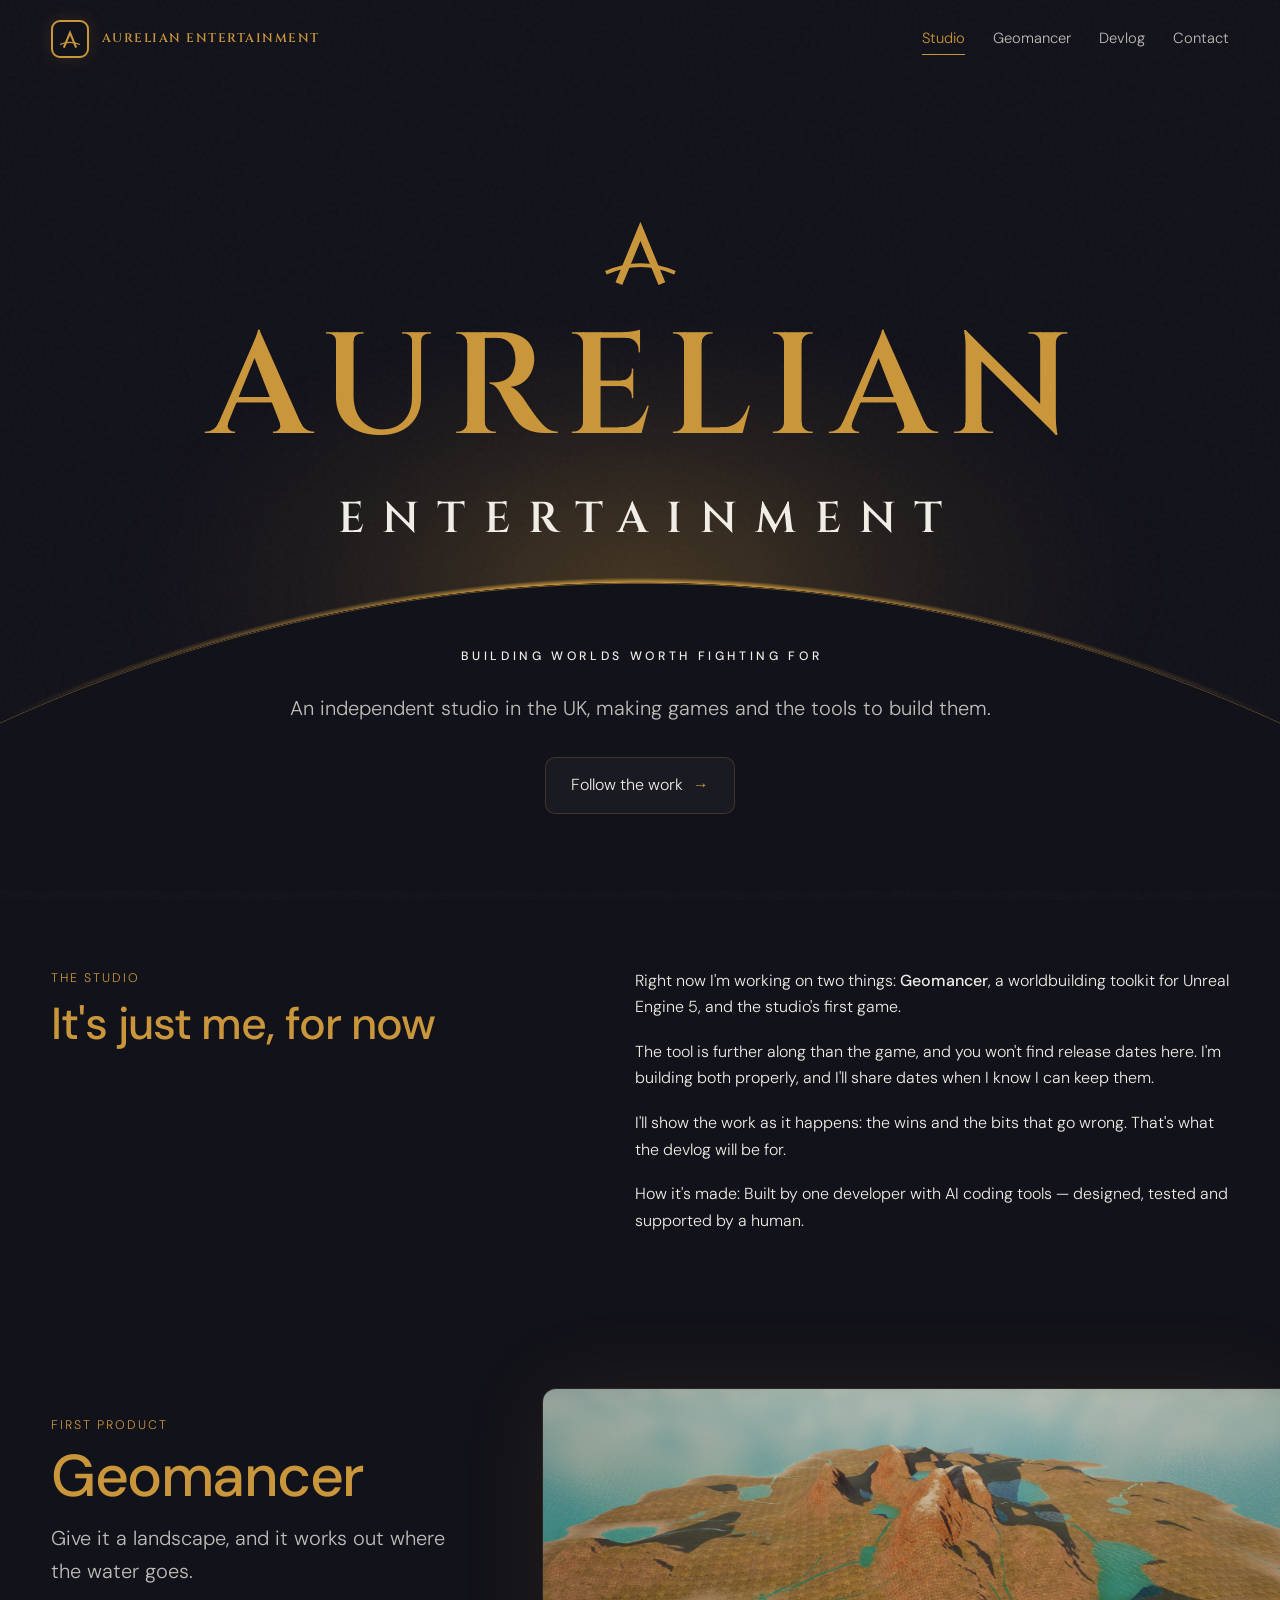
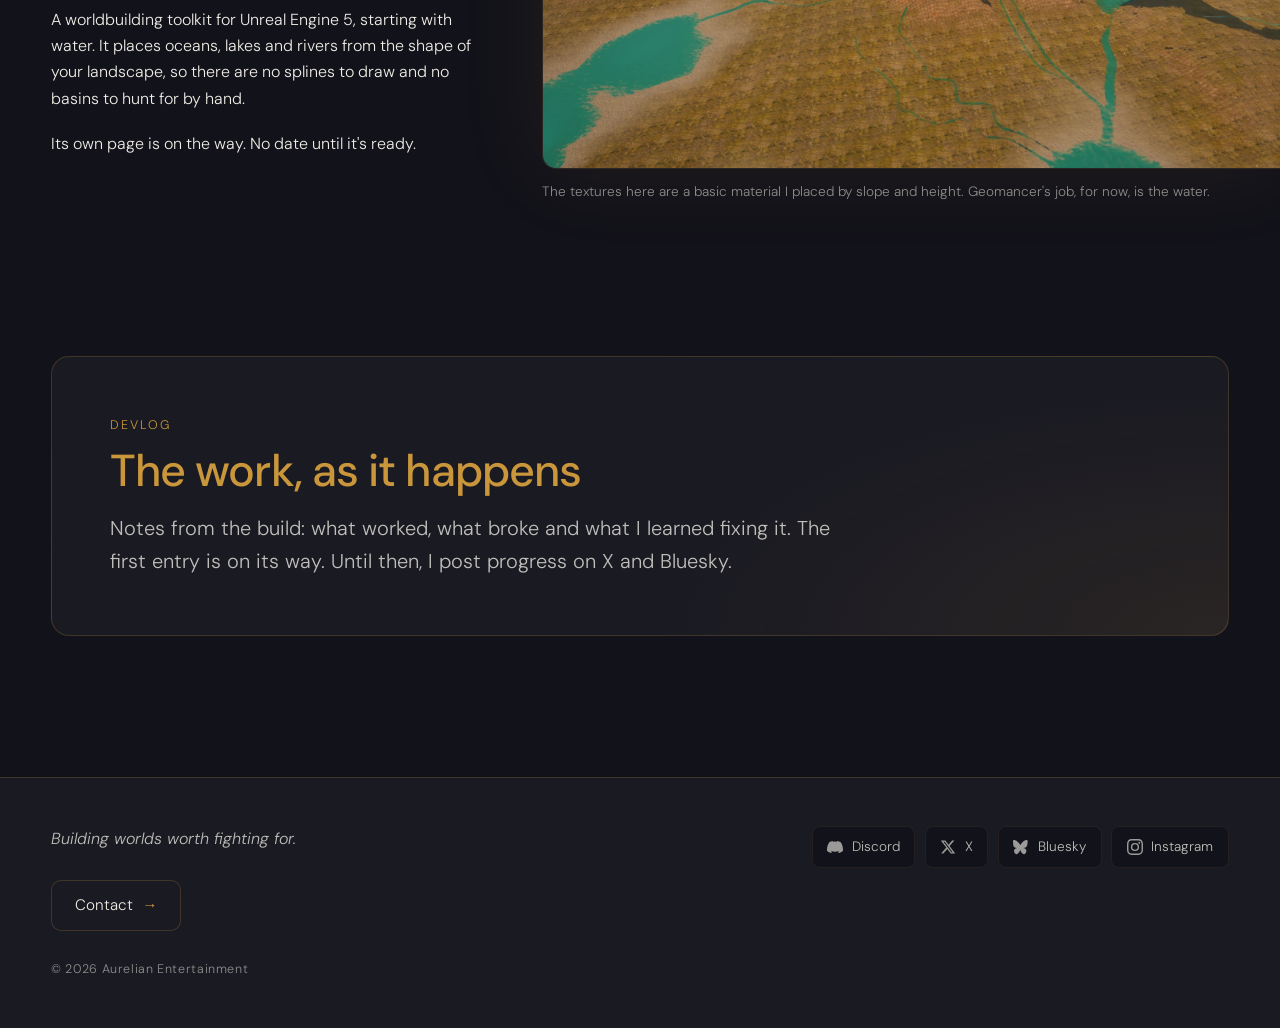
<file: index.html>
<!DOCTYPE html>
<html lang="en-GB">
<head>
    <meta charset="UTF-8">
    <meta name="viewport" content="width=device-width, initial-scale=1.0">
    <title>Aurelian Entertainment — Building worlds worth fighting for.</title>
    <meta name="description" content="An independent studio in the UK, making games and the tools to build them, starting with Geomancer, a worldbuilding toolkit for Unreal Engine 5.">
    <link rel="canonical" href="https://aurelianentertainment.com/">
    <meta property="og:title" content="Aurelian Entertainment">
    <meta property="og:description" content="Indie game studio. Building worlds worth fighting for.">
    <meta property="og:url" content="https://aurelianentertainment.com/">
    <meta property="og:type" content="website">
    <meta property="og:site_name" content="Aurelian Entertainment">
    <meta property="og:image" content="https://aurelianentertainment.com/assets/og-studio.jpg">
    <meta property="og:image:width" content="1200">
    <meta property="og:image:height" content="630">
    <meta property="og:image:alt" content="The Aurelian Entertainment logo, a gold A over a curved horizon, with the tagline: Building worlds worth fighting for.">
    <meta name="twitter:card" content="summary_large_image">
    <meta name="theme-color" content="#12121A">
    <link rel="icon" type="image/svg+xml" href="favicon.svg">
    <link rel="icon" type="image/x-icon" href="favicon.ico">
    <link rel="icon" type="image/png" sizes="32x32" href="favicon-32.png">
    <link rel="icon" type="image/png" sizes="64x64" href="favicon-64.png">
    <link rel="icon" type="image/png" sizes="128x128" href="favicon-128.png">
    <link rel="apple-touch-icon" href="apple-touch-icon.png">
    <link rel="stylesheet" href="assets/site.css">

    <!-- Structured data: it says nothing this page does not say out loud. -->
    <script type="application/ld+json">
    {
        "@context": "https://schema.org",
        "@type": "Organization",
        "name": "Aurelian Entertainment",
        "url": "https://aurelianentertainment.com/",
        "logo": "https://aurelianentertainment.com/favicon-128.png",
        "description": "An independent studio in the UK, making games and the tools to build them.",
        "sameAs": [
            "https://discord.gg/krRfyV6c7s",
            "https://x.com/AurelianWorlds",
            "https://bsky.app/profile/did:plc:4cs7oyl7snszudhkhuoy5h4x",
            "https://instagram.com/aurelianworlds"
        ]
    }
    </script>
</head>
<body>
    <a class="skip-link" href="#main">Skip to content</a>

    <header class="site-header site-header--over">
        <div class="wrap">
            <a class="brand" href="./">
                <span class="brand-mark" aria-hidden="true"><svg viewBox="0 -5.333 100 100" focusable="false"><path d="M17.608,82.191 L50,3.525 L82.392,82.191 L73.608,85.809 L50,28.475 L26.392,85.809 Z"/><path d="M3.985,67.715 Q50,47.264 96.015,67.715 L93.985,72.285 Q50,52.736 6.015,72.285 Z"/></svg></span>
                <span class="brand-name">Aurelian Entertainment</span>
            </a>
            <nav class="site-nav" aria-label="Primary">
                <a href="./" aria-current="page">Studio</a>
                <a href="geomancer/">Geomancer</a>
                <a href="devlog/">Devlog</a>
                <a href="contact/">Contact</a>
            </nav>
        </div>
    </header>

    <main id="main">
        <section class="hero hero--dawn">
            <div class="wrap hero-sky">
                <div class="hero-mark hero-mark--bare" aria-hidden="true"><svg viewBox="0 -5.333 100 100" focusable="false"><path d="M17.608,82.191 L50,3.525 L82.392,82.191 L73.608,85.809 L50,28.475 L26.392,85.809 Z"/><path d="M3.985,67.715 Q50,47.264 96.015,67.715 L93.985,72.285 Q50,52.736 6.015,72.285 Z"/></svg></div>
                <h1 class="wordmark lockup"><span class="lockup-name">Aurelian</span> <span class="lockup-sub">Entertainment</span></h1>
            </div>
            <div class="hero-ground">
                <div class="wrap">
                    <p class="tagline tagline--display">Building worlds worth fighting for<span class="tagline-stop">.</span></p>
                    <p class="lede">An independent studio in the UK, making games and the tools to build them.</p>
                    <div class="button-row">
                        <a class="btn" href="contact/#follow">Follow the work <span class="btn-arrow" aria-hidden="true">&rarr;</span></a>
                    </div>
                </div>
            </div>
        </section>

        <section>
            <div class="wrap split-head">
                <div>
                    <p class="eyebrow">The studio</p>
                    <h2>It's just me, for now</h2>
                </div>
                <div class="prose">
                    <p>Right now I'm working on two things: <strong>Geomancer</strong>, a worldbuilding toolkit for Unreal Engine 5, and the studio's first game.</p>
                    <p>The tool is further along than the game, and you won't find release dates here. I'm building both properly, and I'll share dates when I know I can keep them.</p>
                    <p>I'll show the work as it happens: the wins and the bits that go wrong. That's what the devlog will be for.</p>
                    <p>How it's made: Built by one developer with AI coding tools — designed, tested and supported by a human.</p>
                </div>
            </div>
        </section>

        <section class="showcase">
            <div class="showcase-grid">
                <div class="showcase-text">
                    <p class="eyebrow">First product</p>
                    <h2>Geomancer</h2>
                    <p class="lede">Give it a landscape, and it works out where the water goes.</p>
                    <p>A worldbuilding toolkit for Unreal Engine 5, starting with water. It places oceans, lakes and rivers from the shape of your landscape, so there are no splines to draw and no basins to hunt for by hand.</p>
                    <p>Its own page is on the way. No date until it's ready.</p>
                </div>
                <figure class="figure-flush showcase-figure">
                    <picture>
                        <source srcset="assets/shots/geomancer-island-hero.webp" type="image/webp">
                        <img src="assets/shots/geomancer-island-hero.jpg" width="1920" height="989" loading="lazy" decoding="async" alt="Aerial view of an island in Unreal Engine: ocean, lakes and winding rivers, shorelines shaded by shallow-water materials.">
                    </picture>
                    <figcaption>The textures here are a basic material I placed by slope and height. Geomancer's job, for now, is the water.</figcaption>
                </figure>
            </div>
        </section>

        <section>
            <div class="wrap">
                <div class="panel">
                    <div>
                        <p class="eyebrow">Devlog</p>
                        <h2>The work, as it happens</h2>
                        <p class="lede">Notes from the build: what worked, what broke and what I learned fixing it. The first entry is on its way. Until then, I post progress on X and Bluesky.</p>
                    </div>
                </div>
            </div>
        </section>
    </main>

    <footer class="site-footer">
        <div class="wrap">
            <p class="footer-tagline">Building worlds worth fighting for.</p>
            <p class="footer-contact">
                <a class="btn" href="contact/">Contact <span class="btn-arrow" aria-hidden="true">&rarr;</span></a>
            </p>
            <nav class="follow" aria-label="Follow the studio">
                <a href="https://discord.gg/krRfyV6c7s" target="_blank" rel="noopener noreferrer">
                    <svg viewBox="0 0 24 24" aria-hidden="true"><path d="M20.317 4.37a19.791 19.791 0 0 0-4.885-1.515.074.074 0 0 0-.079.037c-.21.375-.444.864-.608 1.25a18.27 18.27 0 0 0-5.487 0 12.64 12.64 0 0 0-.617-1.25.077.077 0 0 0-.079-.037A19.736 19.736 0 0 0 3.677 4.37a.07.07 0 0 0-.032.027C.533 9.046-.32 13.58.099 18.057a.082.082 0 0 0 .031.057 19.9 19.9 0 0 0 5.993 3.03.078.078 0 0 0 .084-.028 14.09 14.09 0 0 0 1.226-1.994.076.076 0 0 0-.041-.106 13.107 13.107 0 0 1-1.872-.892.077.077 0 0 1-.008-.128 10.2 10.2 0 0 0 .372-.292.074.074 0 0 1 .077-.01c3.928 1.793 8.18 1.793 12.062 0a.074.074 0 0 1 .078.01c.12.098.246.198.373.292a.077.077 0 0 1-.006.127 12.299 12.299 0 0 1-1.873.892.077.077 0 0 0-.041.107c.36.698.772 1.362 1.225 1.993a.076.076 0 0 0 .084.028 19.839 19.839 0 0 0 6.002-3.03.077.077 0 0 0 .032-.054c.5-5.177-.838-9.674-3.549-13.66a.061.061 0 0 0-.031-.03z"/></svg>
                    <span>Discord</span>
                </a>
                <a href="https://x.com/AurelianWorlds" target="_blank" rel="noopener noreferrer">
                    <svg viewBox="0 0 24 24" aria-hidden="true"><path d="M18.244 2.25h3.308l-7.227 8.26 8.502 11.24H16.17l-5.214-6.817L4.99 21.75H1.68l7.73-8.835L1.254 2.25H8.08l4.713 6.231zm-1.161 17.52h1.833L7.084 4.126H5.117z"/></svg>
                    <span>X</span>
                </a>
                <a href="https://bsky.app/profile/did:plc:4cs7oyl7snszudhkhuoy5h4x" target="_blank" rel="noopener noreferrer">
                    <svg viewBox="0 0 24 24" aria-hidden="true"><path d="M12 10.8c-1.087-2.114-4.046-6.053-6.798-7.995C2.566.944 1.561 1.266.902 1.565.139 1.908 0 3.08 0 3.768c0 .69.378 5.65.624 6.479.785 2.627 3.6 3.497 6.212 3.252-3.953.564-7.15 2.702-4.037 8.009C5.098 24.49 7.582 22.27 9.377 19.5c.818-1.263 1.199-2.632 1.44-3.318.241.686.621 2.055 1.44 3.318 1.795 2.77 4.28 4.99 6.578 2.008 3.112-5.307-.084-7.445-4.037-8.009 2.612.245 5.427-.625 6.212-3.252C21.622 9.418 22 4.458 22 3.768c0-.69-.139-1.86-.902-2.203-.659-.299-1.664-.621-4.3 1.24C14.046 4.747 11.087 8.686 10 10.8h2z"/></svg>
                    <span>Bluesky</span>
                </a>
                <a href="https://instagram.com/aurelianworlds" target="_blank" rel="noopener noreferrer">
                    <svg viewBox="0 0 24 24" aria-hidden="true"><path d="M12 2.163c3.204 0 3.584.012 4.85.07 3.252.148 4.771 1.691 4.919 4.919.058 1.265.069 1.645.069 4.849 0 3.205-.012 3.584-.069 4.849-.149 3.225-1.664 4.771-4.919 4.919-1.266.058-1.644.07-4.85.07-3.204 0-3.584-.012-4.849-.07-3.26-.149-4.771-1.699-4.919-4.92-.058-1.265-.07-1.644-.07-4.849 0-3.204.013-3.583.07-4.849.149-3.227 1.664-4.771 4.919-4.919 1.266-.057 1.645-.069 4.849-.069zM12 0C8.741 0 8.333.014 7.053.072 2.695.272.273 2.69.073 7.052.014 8.333 0 8.741 0 12c0 3.259.014 3.668.072 4.948.2 4.358 2.618 6.78 6.98 6.98C8.333 23.986 8.741 24 12 24c3.259 0 3.668-.014 4.948-.072 4.354-.2 6.782-2.618 6.979-6.98.059-1.28.073-1.689.073-4.948 0-3.259-.014-3.667-.072-4.947-.196-4.354-2.617-6.78-6.979-6.98C15.668.014 15.259 0 12 0zm0 5.838a6.162 6.162 0 1 0 0 12.324 6.162 6.162 0 0 0 0-12.324zM12 16a4 4 0 1 1 0-8 4 4 0 0 1 0 8zm6.406-11.845a1.44 1.44 0 1 0 0 2.881 1.44 1.44 0 0 0 0-2.881z"/></svg>
                    <span>Instagram</span>
                </a>
            </nav>
            <p class="footer-legal">&copy; 2026 Aurelian Entertainment</p>
        </div>
    </footer>
</body>
</html>
</file>
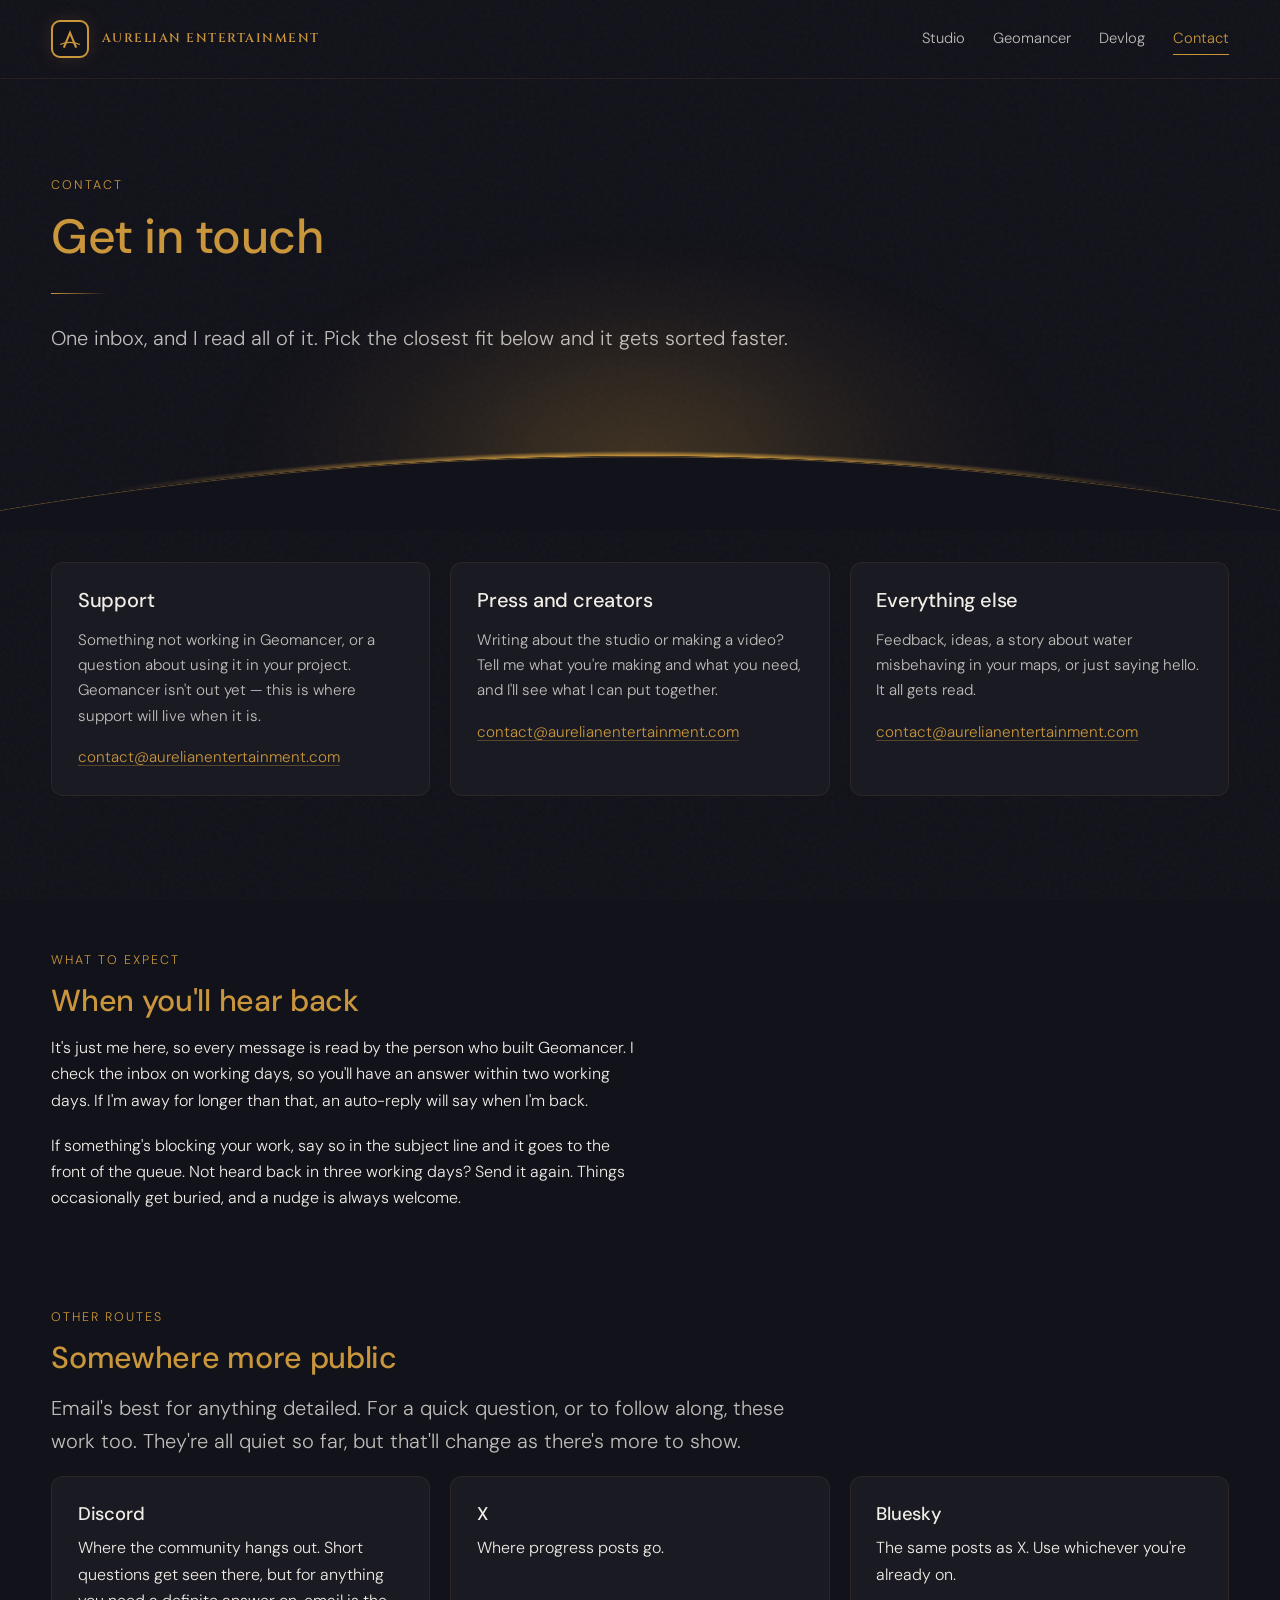
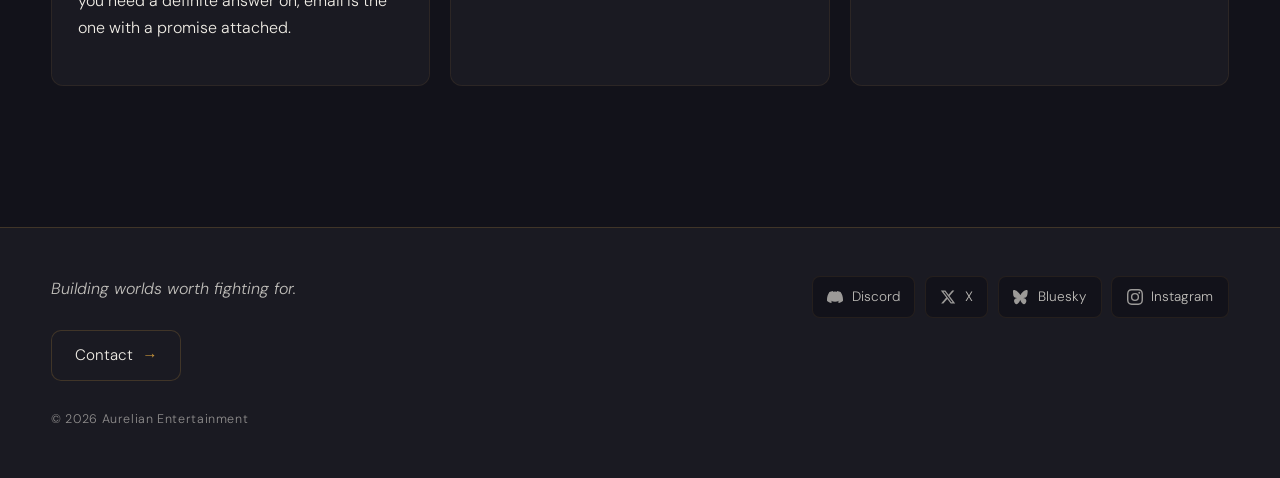
<file: contact/index.html>
<!DOCTYPE html>
<html lang="en-GB">
<head>
    <meta charset="UTF-8">
    <meta name="viewport" content="width=device-width, initial-scale=1.0">
    <title>Contact — Aurelian Entertainment</title>
    <meta name="description" content="Support for Geomancer, press and creator enquiries, or anything else. One inbox, read by the person who built it.">
    <link rel="canonical" href="https://aurelianentertainment.com/contact/">
    <meta property="og:title" content="Contact — Aurelian Entertainment">
    <meta property="og:description" content="Support, press and creator enquiries, or anything else. One inbox, read by a real person.">
    <meta property="og:url" content="https://aurelianentertainment.com/contact/">
    <meta property="og:type" content="website">
    <meta property="og:site_name" content="Aurelian Entertainment">
    <meta property="og:image" content="https://aurelianentertainment.com/assets/og-studio.jpg">
    <meta property="og:image:width" content="1200">
    <meta property="og:image:height" content="630">
    <meta property="og:image:alt" content="The Aurelian Entertainment logo, a gold A over a curved horizon, with the tagline: Building worlds worth fighting for.">
    <meta name="twitter:card" content="summary_large_image">
    <meta name="theme-color" content="#12121A">
    <link rel="icon" type="image/svg+xml" href="../favicon.svg">
    <link rel="icon" type="image/x-icon" href="../favicon.ico">
    <link rel="icon" type="image/png" sizes="32x32" href="../favicon-32.png">
    <link rel="icon" type="image/png" sizes="64x64" href="../favicon-64.png">
    <link rel="icon" type="image/png" sizes="128x128" href="../favicon-128.png">
    <link rel="apple-touch-icon" href="../apple-touch-icon.png">
    <link rel="stylesheet" href="../assets/site.css">
</head>
<body>
    <a class="skip-link" href="#main">Skip to content</a>

    <header class="site-header">
        <div class="wrap">
            <a class="brand" href="../">
                <span class="brand-mark" aria-hidden="true"><svg viewBox="0 -5.333 100 100" focusable="false"><path d="M17.608,82.191 L50,3.525 L82.392,82.191 L73.608,85.809 L50,28.475 L26.392,85.809 Z"/><path d="M3.985,67.715 Q50,47.264 96.015,67.715 L93.985,72.285 Q50,52.736 6.015,72.285 Z"/></svg></span>
                <span class="brand-name">Aurelian Entertainment</span>
            </a>
            <nav class="site-nav" aria-label="Primary">
                <a href="../">Studio</a>
                <a href="../geomancer/">Geomancer</a>
                <a href="../devlog/">Devlog</a>
                <a href="./" aria-current="page">Contact</a>
            </nav>
        </div>
    </header>

    <main id="main">
        <section class="hero">
            <div class="wrap">
                <p class="eyebrow">Contact</p>
                <h1>Get in touch</h1>
                <hr class="rule">
                <p class="lede">One inbox, and I read all of it. Pick the closest fit below and it gets sorted faster.</p>
            </div>
        </section>

        <section class="section-flush">
            <div class="wrap">
                <ul class="feature-list">
                    <li class="card">
                        <h2>Support</h2>
                        <p>Something not working in Geomancer, or a question about using it in your project. Geomancer isn't out yet — this is where support will live when it is.</p>
                        <p class="contact-route">
                            <a href="mailto:contact@aurelianentertainment.com?subject=Support%3A%20">contact@aurelianentertainment.com</a>
                        </p>
                    </li>
                    <li class="card">
                        <h2>Press and creators</h2>
                        <p>Writing about the studio or making a video? Tell me what you're making and what you need, and I'll see what I can put together.</p>
                        <p class="contact-route">
                            <a href="mailto:contact@aurelianentertainment.com?subject=Press%3A%20">contact@aurelianentertainment.com</a>
                        </p>
                    </li>
                    <li class="card">
                        <h2>Everything else</h2>
                        <p>Feedback, ideas, a story about water misbehaving in your maps, or just saying hello. It all gets read.</p>
                        <p class="contact-route">
                            <a href="mailto:contact@aurelianentertainment.com?subject=Hello%3A%20">contact@aurelianentertainment.com</a>
                        </p>
                    </li>
                </ul>
            </div>
        </section>

        <section>
            <div class="wrap">
                <p class="eyebrow">What to expect</p>
                <h2>When you'll hear back</h2>
                <div class="prose">
                    <p>It's just me here, so every message is read by the person who built Geomancer. I check the inbox on working days, so you'll have an answer within two working days. If I'm away for longer than that, an auto-reply will say when I'm back.</p>
                    <p>If something's blocking your work, say so in the subject line and it goes to the front of the queue. Not heard back in three working days? Send it again. Things occasionally get buried, and a nudge is always welcome.</p>
                </div>
            </div>
        </section>

        <section class="section-flush" id="follow">
            <div class="wrap">
                <p class="eyebrow">Other routes</p>
                <h2>Somewhere more public</h2>
                <p class="lede">Email's best for anything detailed. For a quick question, or to follow along, these work too. They're all quiet so far, but that'll change as there's more to show.</p>

                <div class="card-grid">
                    <a class="card" href="https://discord.gg/krRfyV6c7s" target="_blank" rel="noopener noreferrer">
                        <h3>Discord</h3>
                        <p>Where the community hangs out. Short questions get seen there, but for anything you need a definite answer on, email is the one with a promise attached.</p>
                    </a>
                    <a class="card" href="https://x.com/AurelianWorlds" target="_blank" rel="noopener noreferrer">
                        <h3>X</h3>
                        <p>Where progress posts go.</p>
                    </a>
                    <a class="card" href="https://bsky.app/profile/did:plc:4cs7oyl7snszudhkhuoy5h4x" target="_blank" rel="noopener noreferrer">
                        <h3>Bluesky</h3>
                        <p>The same posts as X. Use whichever you're already on.</p>
                    </a>
                </div>
            </div>
        </section>
    </main>

    <footer class="site-footer">
        <div class="wrap">
            <p class="footer-tagline">Building worlds worth fighting for.</p>
            <p class="footer-contact">
                <a class="btn" href="./">Contact <span class="btn-arrow" aria-hidden="true">&rarr;</span></a>
            </p>
            <nav class="follow" aria-label="Follow the studio">
                <a href="https://discord.gg/krRfyV6c7s" target="_blank" rel="noopener noreferrer">
                    <svg viewBox="0 0 24 24" aria-hidden="true"><path d="M20.317 4.37a19.791 19.791 0 0 0-4.885-1.515.074.074 0 0 0-.079.037c-.21.375-.444.864-.608 1.25a18.27 18.27 0 0 0-5.487 0 12.64 12.64 0 0 0-.617-1.25.077.077 0 0 0-.079-.037A19.736 19.736 0 0 0 3.677 4.37a.07.07 0 0 0-.032.027C.533 9.046-.32 13.58.099 18.057a.082.082 0 0 0 .031.057 19.9 19.9 0 0 0 5.993 3.03.078.078 0 0 0 .084-.028 14.09 14.09 0 0 0 1.226-1.994.076.076 0 0 0-.041-.106 13.107 13.107 0 0 1-1.872-.892.077.077 0 0 1-.008-.128 10.2 10.2 0 0 0 .372-.292.074.074 0 0 1 .077-.01c3.928 1.793 8.18 1.793 12.062 0a.074.074 0 0 1 .078.01c.12.098.246.198.373.292a.077.077 0 0 1-.006.127 12.299 12.299 0 0 1-1.873.892.077.077 0 0 0-.041.107c.36.698.772 1.362 1.225 1.993a.076.076 0 0 0 .084.028 19.839 19.839 0 0 0 6.002-3.03.077.077 0 0 0 .032-.054c.5-5.177-.838-9.674-3.549-13.66a.061.061 0 0 0-.031-.03z"/></svg>
                    <span>Discord</span>
                </a>
                <a href="https://x.com/AurelianWorlds" target="_blank" rel="noopener noreferrer">
                    <svg viewBox="0 0 24 24" aria-hidden="true"><path d="M18.244 2.25h3.308l-7.227 8.26 8.502 11.24H16.17l-5.214-6.817L4.99 21.75H1.68l7.73-8.835L1.254 2.25H8.08l4.713 6.231zm-1.161 17.52h1.833L7.084 4.126H5.117z"/></svg>
                    <span>X</span>
                </a>
                <a href="https://bsky.app/profile/did:plc:4cs7oyl7snszudhkhuoy5h4x" target="_blank" rel="noopener noreferrer">
                    <svg viewBox="0 0 24 24" aria-hidden="true"><path d="M12 10.8c-1.087-2.114-4.046-6.053-6.798-7.995C2.566.944 1.561 1.266.902 1.565.139 1.908 0 3.08 0 3.768c0 .69.378 5.65.624 6.479.785 2.627 3.6 3.497 6.212 3.252-3.953.564-7.15 2.702-4.037 8.009C5.098 24.49 7.582 22.27 9.377 19.5c.818-1.263 1.199-2.632 1.44-3.318.241.686.621 2.055 1.44 3.318 1.795 2.77 4.28 4.99 6.578 2.008 3.112-5.307-.084-7.445-4.037-8.009 2.612.245 5.427-.625 6.212-3.252C21.622 9.418 22 4.458 22 3.768c0-.69-.139-1.86-.902-2.203-.659-.299-1.664-.621-4.3 1.24C14.046 4.747 11.087 8.686 10 10.8h2z"/></svg>
                    <span>Bluesky</span>
                </a>
                <a href="https://instagram.com/aurelianworlds" target="_blank" rel="noopener noreferrer">
                    <svg viewBox="0 0 24 24" aria-hidden="true"><path d="M12 2.163c3.204 0 3.584.012 4.85.07 3.252.148 4.771 1.691 4.919 4.919.058 1.265.069 1.645.069 4.849 0 3.205-.012 3.584-.069 4.849-.149 3.225-1.664 4.771-4.919 4.919-1.266.058-1.644.07-4.85.07-3.204 0-3.584-.012-4.849-.07-3.26-.149-4.771-1.699-4.919-4.92-.058-1.265-.07-1.644-.07-4.849 0-3.204.013-3.583.07-4.849.149-3.227 1.664-4.771 4.919-4.919 1.266-.057 1.645-.069 4.849-.069zM12 0C8.741 0 8.333.014 7.053.072 2.695.272.273 2.69.073 7.052.014 8.333 0 8.741 0 12c0 3.259.014 3.668.072 4.948.2 4.358 2.618 6.78 6.98 6.98C8.333 23.986 8.741 24 12 24c3.259 0 3.668-.014 4.948-.072 4.354-.2 6.782-2.618 6.979-6.98.059-1.28.073-1.689.073-4.948 0-3.259-.014-3.667-.072-4.947-.196-4.354-2.617-6.78-6.979-6.98C15.668.014 15.259 0 12 0zm0 5.838a6.162 6.162 0 1 0 0 12.324 6.162 6.162 0 0 0 0-12.324zM12 16a4 4 0 1 1 0-8 4 4 0 0 1 0 8zm6.406-11.845a1.44 1.44 0 1 0 0 2.881 1.44 1.44 0 0 0 0-2.881z"/></svg>
                    <span>Instagram</span>
                </a>
            </nav>
            <p class="footer-legal">&copy; 2026 Aurelian Entertainment</p>
        </div>
    </footer>
</body>
</html>
</file>
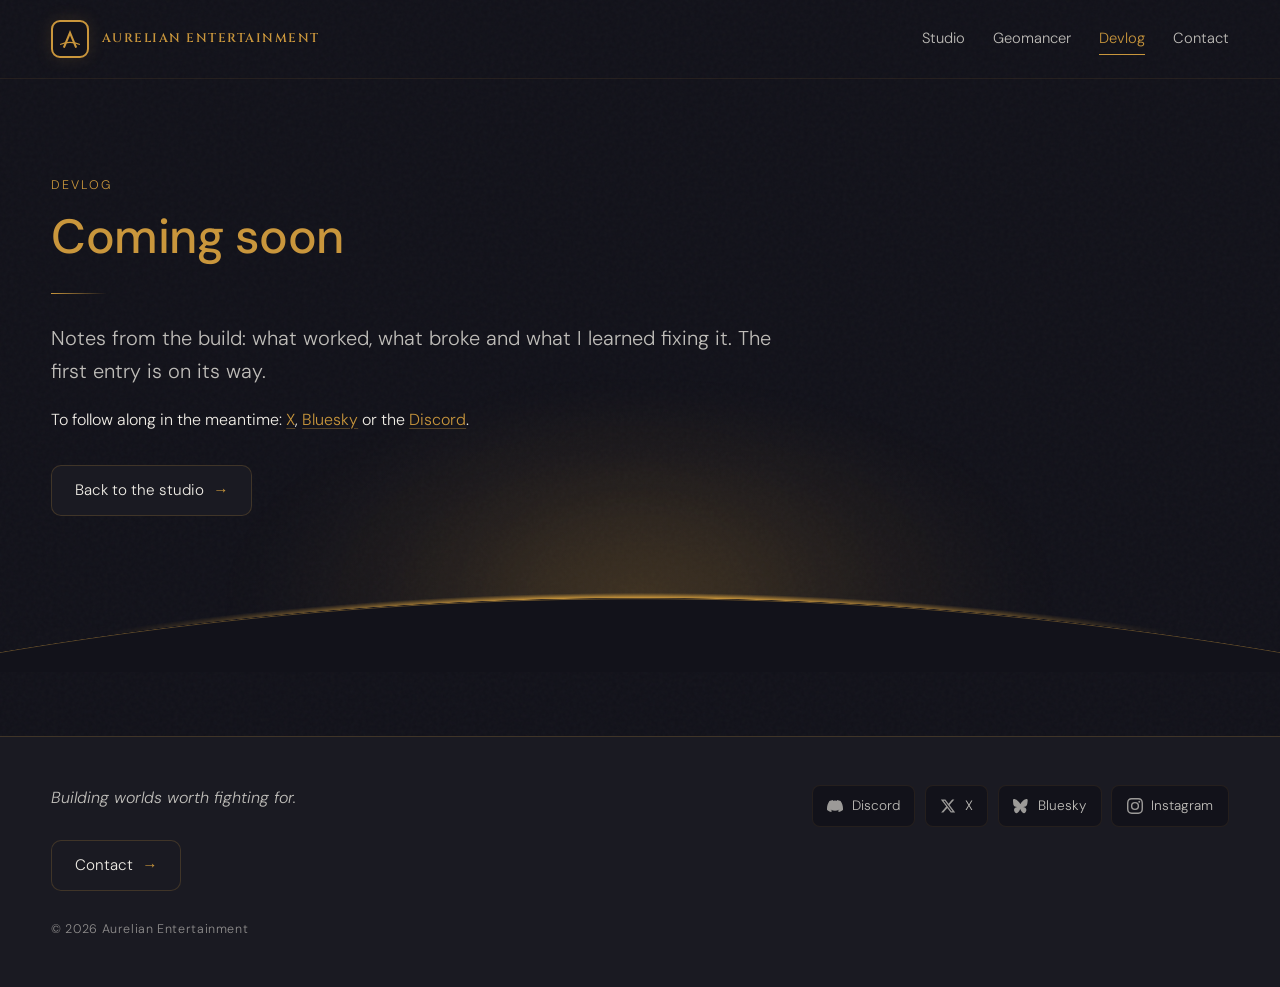
<file: devlog/index.html>
<!DOCTYPE html>
<html lang="en-GB">
<head>
    <meta charset="UTF-8">
    <meta name="viewport" content="width=device-width, initial-scale=1.0">
    <title>Coming soon — Devlog — Aurelian Entertainment</title>
    <meta name="description" content="Notes from the build: what worked, what broke and what I learned fixing it. The first entry is on its way.">
    <meta name="robots" content="noindex">
    <meta property="og:title" content="Coming soon — Devlog — Aurelian Entertainment">
    <meta property="og:description" content="Notes from the build: what worked, what broke and what I learned fixing it. The first entry is on its way.">
    <meta property="og:url" content="https://aurelianentertainment.com/devlog/">
    <meta property="og:type" content="website">
    <meta property="og:site_name" content="Aurelian Entertainment">
    <meta property="og:image" content="https://aurelianentertainment.com/assets/og-studio.jpg">
    <meta property="og:image:width" content="1200">
    <meta property="og:image:height" content="630">
    <meta property="og:image:alt" content="The Aurelian Entertainment logo, a gold A over a curved horizon, with the tagline: Building worlds worth fighting for.">
    <meta name="twitter:card" content="summary_large_image">
    <meta name="theme-color" content="#12121A">

    <!-- A coming-soon page. It holds this address until the devlog
         itself replaces it, and the noindex keeps it out of search
         results until then. Its header, nav and footer are copied from
         404.html, root-absolute paths and all. -->
    <link rel="icon" type="image/svg+xml" href="/favicon.svg">
    <link rel="icon" type="image/x-icon" href="/favicon.ico">
    <link rel="icon" type="image/png" sizes="32x32" href="/favicon-32.png">
    <link rel="icon" type="image/png" sizes="64x64" href="/favicon-64.png">
    <link rel="icon" type="image/png" sizes="128x128" href="/favicon-128.png">
    <link rel="apple-touch-icon" href="/apple-touch-icon.png">
    <link rel="stylesheet" href="/assets/site.css">
</head>
<body>
    <a class="skip-link" href="#main">Skip to content</a>

    <header class="site-header">
        <div class="wrap">
            <a class="brand" href="/">
                <span class="brand-mark" aria-hidden="true"><svg viewBox="0 -5.333 100 100" focusable="false"><path d="M17.608,82.191 L50,3.525 L82.392,82.191 L73.608,85.809 L50,28.475 L26.392,85.809 Z"/><path d="M3.985,67.715 Q50,47.264 96.015,67.715 L93.985,72.285 Q50,52.736 6.015,72.285 Z"/></svg></span>
                <span class="brand-name">Aurelian Entertainment</span>
            </a>
            <nav class="site-nav" aria-label="Primary">
                <a href="/">Studio</a>
                <a href="/geomancer/">Geomancer</a>
                <a href="/devlog/" aria-current="page">Devlog</a>
                <a href="/contact/">Contact</a>
            </nav>
        </div>
    </header>

    <main id="main" class="main-solo">
        <section class="hero">
            <div class="wrap">
                <p class="eyebrow">Devlog</p>
                <h1>Coming soon</h1>
                <hr class="rule">
                <p class="lede">Notes from the build: what worked, what broke and what I learned fixing it. The first entry is on its way.</p>
                <p>To follow along in the meantime: <a href="https://x.com/AurelianWorlds" target="_blank" rel="noopener noreferrer">X</a>, <a href="https://bsky.app/profile/did:plc:4cs7oyl7snszudhkhuoy5h4x" target="_blank" rel="noopener noreferrer">Bluesky</a> or the <a href="https://discord.gg/krRfyV6c7s" target="_blank" rel="noopener noreferrer">Discord</a>.</p>
                <div class="button-row">
                    <a class="btn" href="/">Back to the studio <span class="btn-arrow" aria-hidden="true">&rarr;</span></a>
                </div>
            </div>
        </section>
    </main>

    <footer class="site-footer">
        <div class="wrap">
            <p class="footer-tagline">Building worlds worth fighting for.</p>
            <p class="footer-contact">
                <a class="btn" href="/contact/">Contact <span class="btn-arrow" aria-hidden="true">&rarr;</span></a>
            </p>
            <nav class="follow" aria-label="Follow the studio">
                <a href="https://discord.gg/krRfyV6c7s" target="_blank" rel="noopener noreferrer">
                    <svg viewBox="0 0 24 24" aria-hidden="true"><path d="M20.317 4.37a19.791 19.791 0 0 0-4.885-1.515.074.074 0 0 0-.079.037c-.21.375-.444.864-.608 1.25a18.27 18.27 0 0 0-5.487 0 12.64 12.64 0 0 0-.617-1.25.077.077 0 0 0-.079-.037A19.736 19.736 0 0 0 3.677 4.37a.07.07 0 0 0-.032.027C.533 9.046-.32 13.58.099 18.057a.082.082 0 0 0 .031.057 19.9 19.9 0 0 0 5.993 3.03.078.078 0 0 0 .084-.028 14.09 14.09 0 0 0 1.226-1.994.076.076 0 0 0-.041-.106 13.107 13.107 0 0 1-1.872-.892.077.077 0 0 1-.008-.128 10.2 10.2 0 0 0 .372-.292.074.074 0 0 1 .077-.01c3.928 1.793 8.18 1.793 12.062 0a.074.074 0 0 1 .078.01c.12.098.246.198.373.292a.077.077 0 0 1-.006.127 12.299 12.299 0 0 1-1.873.892.077.077 0 0 0-.041.107c.36.698.772 1.362 1.225 1.993a.076.076 0 0 0 .084.028 19.839 19.839 0 0 0 6.002-3.03.077.077 0 0 0 .032-.054c.5-5.177-.838-9.674-3.549-13.66a.061.061 0 0 0-.031-.03z"/></svg>
                    <span>Discord</span>
                </a>
                <a href="https://x.com/AurelianWorlds" target="_blank" rel="noopener noreferrer">
                    <svg viewBox="0 0 24 24" aria-hidden="true"><path d="M18.244 2.25h3.308l-7.227 8.26 8.502 11.24H16.17l-5.214-6.817L4.99 21.75H1.68l7.73-8.835L1.254 2.25H8.08l4.713 6.231zm-1.161 17.52h1.833L7.084 4.126H5.117z"/></svg>
                    <span>X</span>
                </a>
                <a href="https://bsky.app/profile/did:plc:4cs7oyl7snszudhkhuoy5h4x" target="_blank" rel="noopener noreferrer">
                    <svg viewBox="0 0 24 24" aria-hidden="true"><path d="M12 10.8c-1.087-2.114-4.046-6.053-6.798-7.995C2.566.944 1.561 1.266.902 1.565.139 1.908 0 3.08 0 3.768c0 .69.378 5.65.624 6.479.785 2.627 3.6 3.497 6.212 3.252-3.953.564-7.15 2.702-4.037 8.009C5.098 24.49 7.582 22.27 9.377 19.5c.818-1.263 1.199-2.632 1.44-3.318.241.686.621 2.055 1.44 3.318 1.795 2.77 4.28 4.99 6.578 2.008 3.112-5.307-.084-7.445-4.037-8.009 2.612.245 5.427-.625 6.212-3.252C21.622 9.418 22 4.458 22 3.768c0-.69-.139-1.86-.902-2.203-.659-.299-1.664-.621-4.3 1.24C14.046 4.747 11.087 8.686 10 10.8h2z"/></svg>
                    <span>Bluesky</span>
                </a>
                <a href="https://instagram.com/aurelianworlds" target="_blank" rel="noopener noreferrer">
                    <svg viewBox="0 0 24 24" aria-hidden="true"><path d="M12 2.163c3.204 0 3.584.012 4.85.07 3.252.148 4.771 1.691 4.919 4.919.058 1.265.069 1.645.069 4.849 0 3.205-.012 3.584-.069 4.849-.149 3.225-1.664 4.771-4.919 4.919-1.266.058-1.644.07-4.85.07-3.204 0-3.584-.012-4.849-.07-3.26-.149-4.771-1.699-4.919-4.92-.058-1.265-.07-1.644-.07-4.849 0-3.204.013-3.583.07-4.849.149-3.227 1.664-4.771 4.919-4.919 1.266-.057 1.645-.069 4.849-.069zM12 0C8.741 0 8.333.014 7.053.072 2.695.272.273 2.69.073 7.052.014 8.333 0 8.741 0 12c0 3.259.014 3.668.072 4.948.2 4.358 2.618 6.78 6.98 6.98C8.333 23.986 8.741 24 12 24c3.259 0 3.668-.014 4.948-.072 4.354-.2 6.782-2.618 6.979-6.98.059-1.28.073-1.689.073-4.948 0-3.259-.014-3.667-.072-4.947-.196-4.354-2.617-6.78-6.979-6.98C15.668.014 15.259 0 12 0zm0 5.838a6.162 6.162 0 1 0 0 12.324 6.162 6.162 0 0 0 0-12.324zM12 16a4 4 0 1 1 0-8 4 4 0 0 1 0 8zm6.406-11.845a1.44 1.44 0 1 0 0 2.881 1.44 1.44 0 0 0 0-2.881z"/></svg>
                    <span>Instagram</span>
                </a>
            </nav>
            <p class="footer-legal">&copy; 2026 Aurelian Entertainment</p>
        </div>
    </footer>
</body>
</html>
</file>
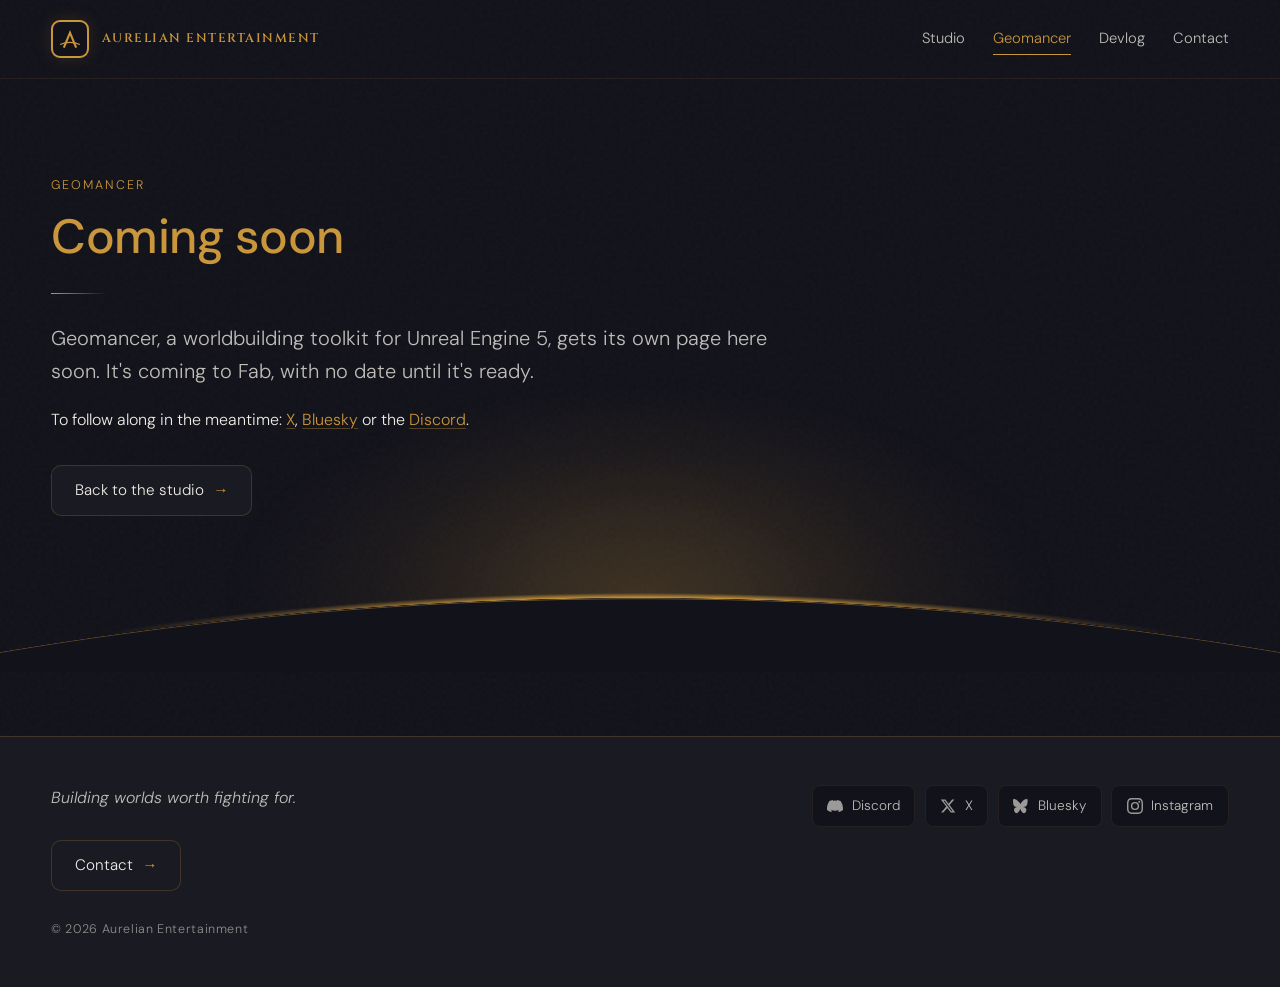
<file: geomancer/index.html>
<!DOCTYPE html>
<html lang="en-GB">
<head>
    <meta charset="UTF-8">
    <meta name="viewport" content="width=device-width, initial-scale=1.0">
    <title>Coming soon — Geomancer — Aurelian Entertainment</title>
    <meta name="description" content="Geomancer, a worldbuilding toolkit for Unreal Engine 5, gets its own page here soon. It's coming to Fab, with no date until it's ready.">
    <meta name="robots" content="noindex">
    <meta property="og:title" content="Coming soon — Geomancer — Aurelian Entertainment">
    <meta property="og:description" content="Geomancer, a worldbuilding toolkit for Unreal Engine 5, gets its own page here soon. It's coming to Fab, with no date until it's ready.">
    <meta property="og:url" content="https://aurelianentertainment.com/geomancer/">
    <meta property="og:type" content="website">
    <meta property="og:site_name" content="Aurelian Entertainment">
    <meta property="og:image" content="https://aurelianentertainment.com/assets/og-image.jpg">
    <meta property="og:image:width" content="1200">
    <meta property="og:image:height" content="630">
    <meta property="og:image:alt" content="Aerial view of an island in Unreal Engine: ocean, lakes and winding rivers, shorelines shaded by shallow-water materials.">
    <meta name="twitter:card" content="summary_large_image">
    <meta name="theme-color" content="#12121A">

    <!-- A coming-soon page. It holds this address until the Geomancer page
         itself replaces it, and the noindex keeps it out of search
         results until then. Its header, nav and footer are copied from
         404.html, root-absolute paths and all. -->
    <link rel="icon" type="image/svg+xml" href="/favicon.svg">
    <link rel="icon" type="image/x-icon" href="/favicon.ico">
    <link rel="icon" type="image/png" sizes="32x32" href="/favicon-32.png">
    <link rel="icon" type="image/png" sizes="64x64" href="/favicon-64.png">
    <link rel="icon" type="image/png" sizes="128x128" href="/favicon-128.png">
    <link rel="apple-touch-icon" href="/apple-touch-icon.png">
    <link rel="stylesheet" href="/assets/site.css">
</head>
<body>
    <a class="skip-link" href="#main">Skip to content</a>

    <header class="site-header">
        <div class="wrap">
            <a class="brand" href="/">
                <span class="brand-mark" aria-hidden="true"><svg viewBox="0 -5.333 100 100" focusable="false"><path d="M17.608,82.191 L50,3.525 L82.392,82.191 L73.608,85.809 L50,28.475 L26.392,85.809 Z"/><path d="M3.985,67.715 Q50,47.264 96.015,67.715 L93.985,72.285 Q50,52.736 6.015,72.285 Z"/></svg></span>
                <span class="brand-name">Aurelian Entertainment</span>
            </a>
            <nav class="site-nav" aria-label="Primary">
                <a href="/">Studio</a>
                <a href="/geomancer/" aria-current="page">Geomancer</a>
                <a href="/devlog/">Devlog</a>
                <a href="/contact/">Contact</a>
            </nav>
        </div>
    </header>

    <main id="main" class="main-solo">
        <section class="hero">
            <div class="wrap">
                <p class="eyebrow">Geomancer</p>
                <h1>Coming soon</h1>
                <hr class="rule">
                <p class="lede">Geomancer, a worldbuilding toolkit for Unreal Engine 5, gets its own page here soon. It's coming to Fab, with no date until it's ready.</p>
                <p>To follow along in the meantime: <a href="https://x.com/AurelianWorlds" target="_blank" rel="noopener noreferrer">X</a>, <a href="https://bsky.app/profile/did:plc:4cs7oyl7snszudhkhuoy5h4x" target="_blank" rel="noopener noreferrer">Bluesky</a> or the <a href="https://discord.gg/krRfyV6c7s" target="_blank" rel="noopener noreferrer">Discord</a>.</p>
                <div class="button-row">
                    <a class="btn" href="/">Back to the studio <span class="btn-arrow" aria-hidden="true">&rarr;</span></a>
                </div>
            </div>
        </section>
    </main>

    <footer class="site-footer">
        <div class="wrap">
            <p class="footer-tagline">Building worlds worth fighting for.</p>
            <p class="footer-contact">
                <a class="btn" href="/contact/">Contact <span class="btn-arrow" aria-hidden="true">&rarr;</span></a>
            </p>
            <nav class="follow" aria-label="Follow the studio">
                <a href="https://discord.gg/krRfyV6c7s" target="_blank" rel="noopener noreferrer">
                    <svg viewBox="0 0 24 24" aria-hidden="true"><path d="M20.317 4.37a19.791 19.791 0 0 0-4.885-1.515.074.074 0 0 0-.079.037c-.21.375-.444.864-.608 1.25a18.27 18.27 0 0 0-5.487 0 12.64 12.64 0 0 0-.617-1.25.077.077 0 0 0-.079-.037A19.736 19.736 0 0 0 3.677 4.37a.07.07 0 0 0-.032.027C.533 9.046-.32 13.58.099 18.057a.082.082 0 0 0 .031.057 19.9 19.9 0 0 0 5.993 3.03.078.078 0 0 0 .084-.028 14.09 14.09 0 0 0 1.226-1.994.076.076 0 0 0-.041-.106 13.107 13.107 0 0 1-1.872-.892.077.077 0 0 1-.008-.128 10.2 10.2 0 0 0 .372-.292.074.074 0 0 1 .077-.01c3.928 1.793 8.18 1.793 12.062 0a.074.074 0 0 1 .078.01c.12.098.246.198.373.292a.077.077 0 0 1-.006.127 12.299 12.299 0 0 1-1.873.892.077.077 0 0 0-.041.107c.36.698.772 1.362 1.225 1.993a.076.076 0 0 0 .084.028 19.839 19.839 0 0 0 6.002-3.03.077.077 0 0 0 .032-.054c.5-5.177-.838-9.674-3.549-13.66a.061.061 0 0 0-.031-.03z"/></svg>
                    <span>Discord</span>
                </a>
                <a href="https://x.com/AurelianWorlds" target="_blank" rel="noopener noreferrer">
                    <svg viewBox="0 0 24 24" aria-hidden="true"><path d="M18.244 2.25h3.308l-7.227 8.26 8.502 11.24H16.17l-5.214-6.817L4.99 21.75H1.68l7.73-8.835L1.254 2.25H8.08l4.713 6.231zm-1.161 17.52h1.833L7.084 4.126H5.117z"/></svg>
                    <span>X</span>
                </a>
                <a href="https://bsky.app/profile/did:plc:4cs7oyl7snszudhkhuoy5h4x" target="_blank" rel="noopener noreferrer">
                    <svg viewBox="0 0 24 24" aria-hidden="true"><path d="M12 10.8c-1.087-2.114-4.046-6.053-6.798-7.995C2.566.944 1.561 1.266.902 1.565.139 1.908 0 3.08 0 3.768c0 .69.378 5.65.624 6.479.785 2.627 3.6 3.497 6.212 3.252-3.953.564-7.15 2.702-4.037 8.009C5.098 24.49 7.582 22.27 9.377 19.5c.818-1.263 1.199-2.632 1.44-3.318.241.686.621 2.055 1.44 3.318 1.795 2.77 4.28 4.99 6.578 2.008 3.112-5.307-.084-7.445-4.037-8.009 2.612.245 5.427-.625 6.212-3.252C21.622 9.418 22 4.458 22 3.768c0-.69-.139-1.86-.902-2.203-.659-.299-1.664-.621-4.3 1.24C14.046 4.747 11.087 8.686 10 10.8h2z"/></svg>
                    <span>Bluesky</span>
                </a>
                <a href="https://instagram.com/aurelianworlds" target="_blank" rel="noopener noreferrer">
                    <svg viewBox="0 0 24 24" aria-hidden="true"><path d="M12 2.163c3.204 0 3.584.012 4.85.07 3.252.148 4.771 1.691 4.919 4.919.058 1.265.069 1.645.069 4.849 0 3.205-.012 3.584-.069 4.849-.149 3.225-1.664 4.771-4.919 4.919-1.266.058-1.644.07-4.85.07-3.204 0-3.584-.012-4.849-.07-3.26-.149-4.771-1.699-4.919-4.92-.058-1.265-.07-1.644-.07-4.849 0-3.204.013-3.583.07-4.849.149-3.227 1.664-4.771 4.919-4.919 1.266-.057 1.645-.069 4.849-.069zM12 0C8.741 0 8.333.014 7.053.072 2.695.272.273 2.69.073 7.052.014 8.333 0 8.741 0 12c0 3.259.014 3.668.072 4.948.2 4.358 2.618 6.78 6.98 6.98C8.333 23.986 8.741 24 12 24c3.259 0 3.668-.014 4.948-.072 4.354-.2 6.782-2.618 6.979-6.98.059-1.28.073-1.689.073-4.948 0-3.259-.014-3.667-.072-4.947-.196-4.354-2.617-6.78-6.979-6.98C15.668.014 15.259 0 12 0zm0 5.838a6.162 6.162 0 1 0 0 12.324 6.162 6.162 0 0 0 0-12.324zM12 16a4 4 0 1 1 0-8 4 4 0 0 1 0 8zm6.406-11.845a1.44 1.44 0 1 0 0 2.881 1.44 1.44 0 0 0 0-2.881z"/></svg>
                    <span>Instagram</span>
                </a>
            </nav>
            <p class="footer-legal">&copy; 2026 Aurelian Entertainment</p>
        </div>
    </footer>
</body>
</html>
</file>
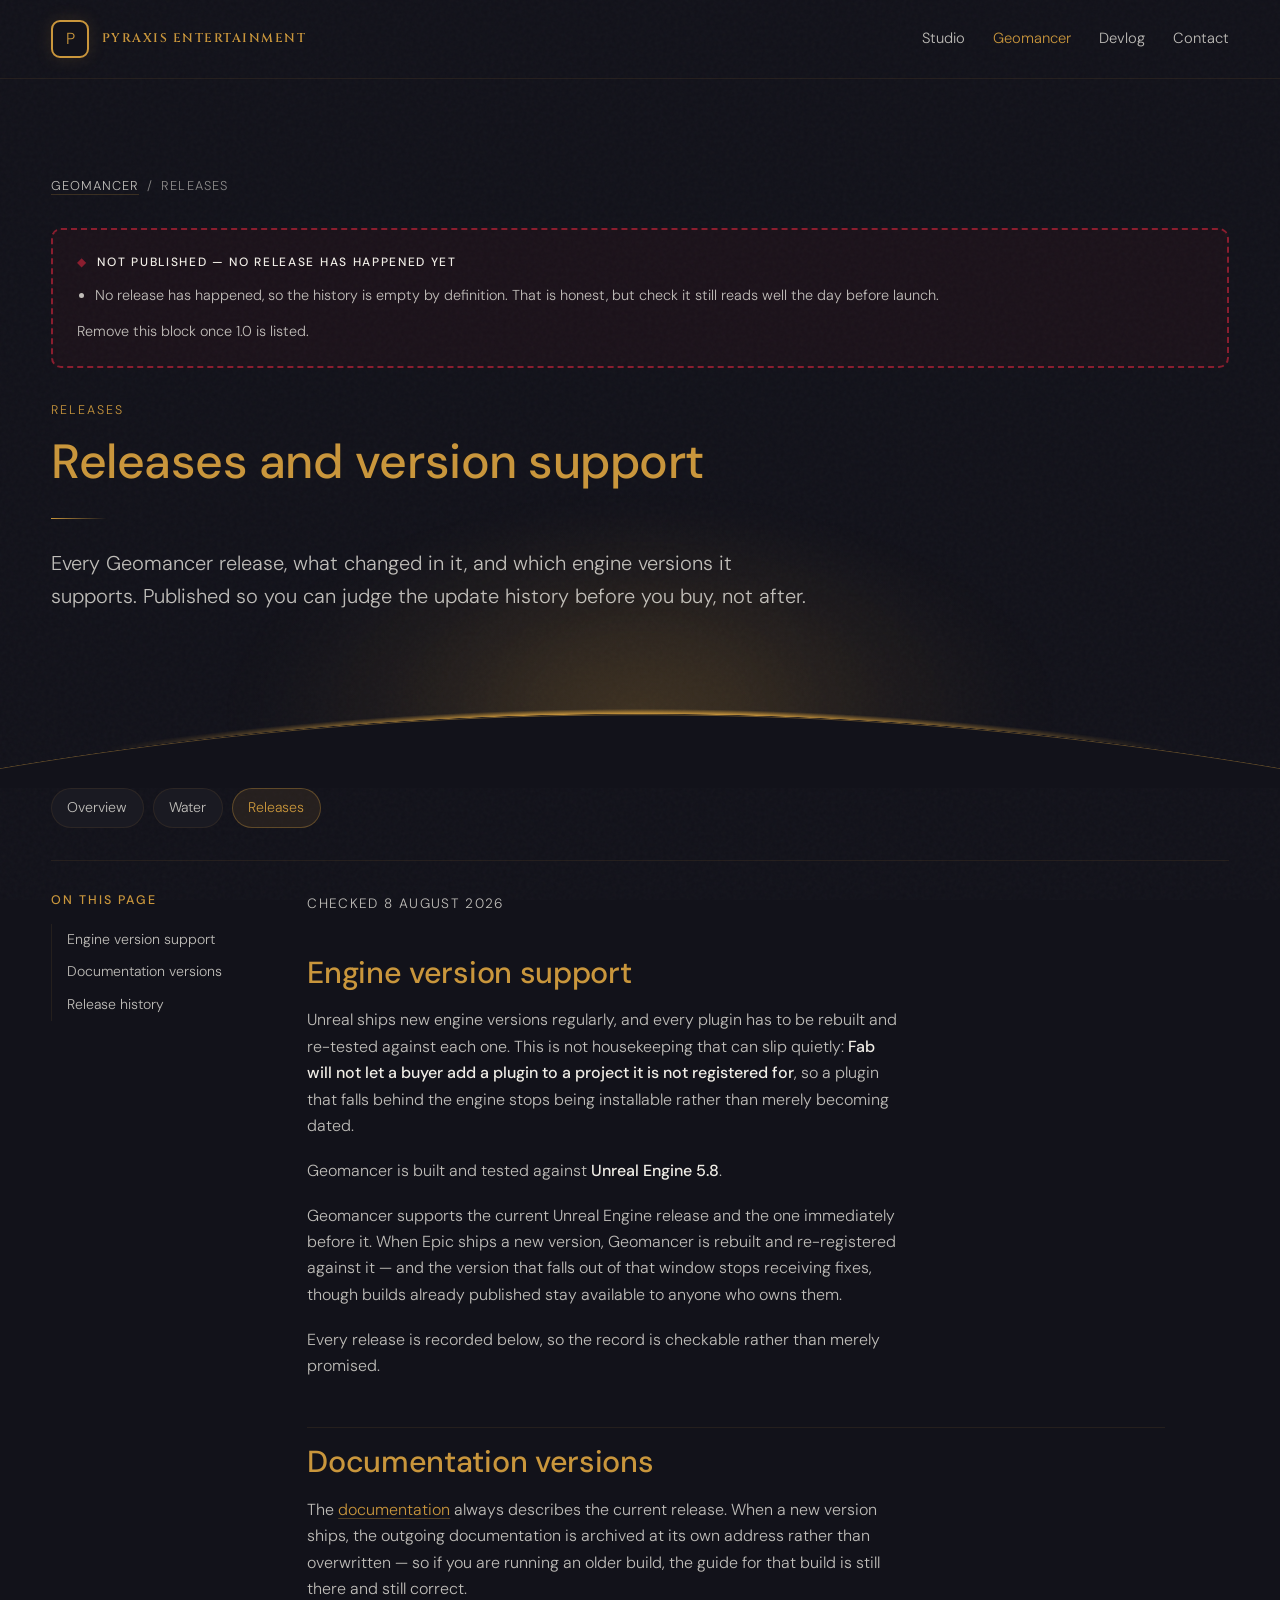
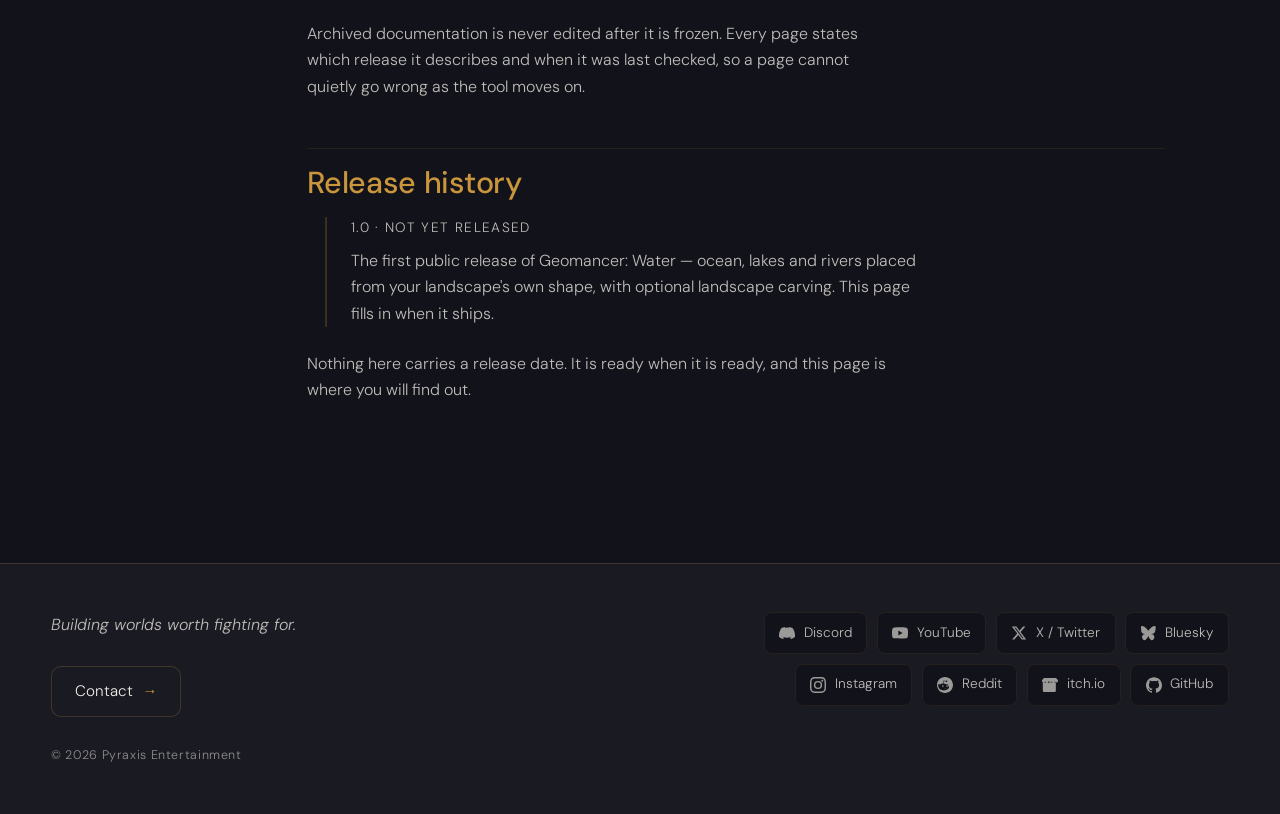
<file: geomancer/changelog/index.html>
<!DOCTYPE html>
<html lang="en">
<head>
    <meta charset="UTF-8">
    <meta name="viewport" content="width=device-width, initial-scale=1.0">
    <title>Releases — Geomancer — Pyraxis Entertainment</title>
    <meta name="description" content="Every Geomancer release, what changed, and which Unreal Engine versions it supports. Published so the update history is visible before purchase.">
    <link rel="canonical" href="https://pyraxisentertainment.com/geomancer/changelog/">
    <meta property="og:title" content="Geomancer releases and version support">
    <meta property="og:description" content="Every Geomancer release, what changed, and which Unreal Engine versions it supports. Published so the update history is visible before purchase.">
    <meta property="og:url" content="https://pyraxisentertainment.com/geomancer/changelog/">
    <meta property="og:type" content="article">
    <meta property="og:image" content="https://pyraxisentertainment.com/assets/og-image.jpg">
    <meta property="og:image:alt" content="Aerial view of an island in Unreal Engine: ocean, lakes and winding rivers, shorelines shaded by shallow-water materials.">
    <meta name="twitter:card" content="summary_large_image">
    <meta name="theme-color" content="#12121A">
    <link rel="icon" type="image/svg+xml" href="../../favicon.svg">
    <link rel="icon" type="image/x-icon" href="../../favicon.ico">
    <link rel="icon" type="image/png" sizes="32x32" href="../../favicon-32.png">
    <link rel="icon" type="image/png" sizes="64x64" href="../../favicon-64.png">
    <link rel="icon" type="image/png" sizes="128x128" href="../../favicon-128.png">
    <link rel="apple-touch-icon" href="../../apple-touch-icon.png">
    <link rel="stylesheet" href="../../assets/site.css">
</head>
<body>
    <a class="skip-link" href="#main">Skip to content</a>

    <header class="site-header">
        <div class="wrap">
            <a class="brand" href="../../">
                <span class="brand-mark" aria-hidden="true">P</span>
                <span class="brand-name">Pyraxis Entertainment</span>
            </a>
            <nav class="site-nav" aria-label="Primary">
                <a href="../../">Studio</a>
                <a href="../../geomancer/" aria-current="true">Geomancer</a>
                <a href="../../devlog/">Devlog</a>
                <a href="../../contact/">Contact</a>
            </nav>
        </div>
    </header>

    <main id="main">
        <section class="hero">
            <div class="wrap">
                <p class="breadcrumb"><a href="../">Geomancer</a><span aria-hidden="true">/</span>Releases</p>

                <!-- REMOVE THIS BLOCK BEFORE THE SITE GOES LIVE.
                     See README.md, "Publishing". -->
                <div class="pending" role="note">
                    <p class="pending-label">Not published — no release has happened yet</p>
                    <ul>
                        <li>No release has happened, so the history is empty by definition. That is honest, but check it still reads well the day before launch.</li>
                    </ul>
                    <p class="pending-note">Remove this block once 1.0 is listed.</p>
                </div>

                <p class="eyebrow">Releases</p>
                <h1>Releases and version support</h1>
                <hr class="rule">
                <p class="lede">Every Geomancer release, what changed in it, and which engine versions it supports. Published so you can judge the update history before you buy, not after.</p>
            </div>
        </section>

        <section class="section-flush">
            <div class="wrap">
                <ul class="doc-nav">
                    <li><a href="../docs/">Overview</a></li>
                    <li><a href="../docs/water/">Water</a></li>
                    <li><a href="./" aria-current="page">Releases</a></li>
                </ul>

                <div class="doc-layout">
                    <nav class="doc-toc" aria-label="On this page">
                        <h2>On this page</h2>
                        <ol>
                            <li><a href="#engine-support">Engine version support</a></li>
                            <li><a href="#doc-versions">Documentation versions</a></li>
                            <li><a href="#history">Release history</a></li>
                        </ol>
                    </nav>

                    <div class="doc-body">
                        <!-- Checked date only, no version number. Both docs pages stamp
                             "Geomancer <version> · Checked <date>", but this page is
                             cumulative and always current — README is explicit that it
                             must not be caught up in a version snapshot, so naming a
                             release here would contradict the page's own job. The
                             checked date is the half that applies. -->
                        <p class="doc-version">Checked 8 August 2026</p>

                        <h2 id="engine-support">Engine version support</h2>

                        <p>Unreal ships new engine versions regularly, and every plugin has to be rebuilt and re-tested against each one. This is not housekeeping that can slip quietly: <strong>Fab will not let a buyer add a plugin to a project it is not registered for</strong>, so a plugin that falls behind the engine stops being installable rather than merely becoming dated.</p>

                        <p>Geomancer is built and tested against <strong>Unreal Engine 5.8</strong>.</p>

                        <p>Geomancer supports the current Unreal Engine release and the one immediately before it. When Epic ships a new version, Geomancer is rebuilt and re-registered against it — and the version that falls out of that window stops receiving fixes, though builds already published stay available to anyone who owns them.</p>

                        <p>Every release is recorded below, so the record is checkable rather than merely promised.</p>

                        <h2 id="doc-versions">Documentation versions</h2>

                        <p>The <a href="../docs/">documentation</a> always describes the current release. When a new version ships, the outgoing documentation is archived at its own address rather than overwritten — so if you are running an older build, the guide for that build is still there and still correct.</p>

                        <p>Archived documentation is never edited after it is frozen. Every page states which release it describes and when it was last checked, so a page cannot quietly go wrong as the tool moves on.</p>

                        <h2 id="history">Release history</h2>

                        <ul class="release-list">
                            <li>
                                <p class="release-version">1.0 &middot; Not yet released</p>
                                <p>The first public release of Geomancer: Water — ocean, lakes and rivers placed from your landscape's own shape, with optional landscape carving. This page fills in when it ships.</p>
                            </li>
                        </ul>

                        <p>Nothing here carries a release date. It is ready when it is ready, and this page is where you will find out.</p>
                    </div>
                </div>
            </div>
        </section>
    </main>

    <footer class="site-footer">
        <div class="wrap">
            <p class="footer-tagline">Building worlds worth fighting for.</p>
            <p class="footer-contact">
                <a class="btn" href="../../contact/">Contact <span class="btn-arrow" aria-hidden="true">&rarr;</span></a>
            </p>
            <nav class="follow" aria-label="Follow the studio">
                <a href="https://discord.gg/krRfyV6c7s" target="_blank" rel="noopener noreferrer">
                    <svg viewBox="0 0 24 24" aria-hidden="true"><path d="M20.317 4.37a19.791 19.791 0 0 0-4.885-1.515.074.074 0 0 0-.079.037c-.21.375-.444.864-.608 1.25a18.27 18.27 0 0 0-5.487 0 12.64 12.64 0 0 0-.617-1.25.077.077 0 0 0-.079-.037A19.736 19.736 0 0 0 3.677 4.37a.07.07 0 0 0-.032.027C.533 9.046-.32 13.58.099 18.057a.082.082 0 0 0 .031.057 19.9 19.9 0 0 0 5.993 3.03.078.078 0 0 0 .084-.028 14.09 14.09 0 0 0 1.226-1.994.076.076 0 0 0-.041-.106 13.107 13.107 0 0 1-1.872-.892.077.077 0 0 1-.008-.128 10.2 10.2 0 0 0 .372-.292.074.074 0 0 1 .077-.01c3.928 1.793 8.18 1.793 12.062 0a.074.074 0 0 1 .078.01c.12.098.246.198.373.292a.077.077 0 0 1-.006.127 12.299 12.299 0 0 1-1.873.892.077.077 0 0 0-.041.107c.36.698.772 1.362 1.225 1.993a.076.076 0 0 0 .084.028 19.839 19.839 0 0 0 6.002-3.03.077.077 0 0 0 .032-.054c.5-5.177-.838-9.674-3.549-13.66a.061.061 0 0 0-.031-.03z"/></svg>
                    <span>Discord</span>
                </a>
                <a href="https://youtube.com/@PyraxisGames" target="_blank" rel="noopener noreferrer">
                    <svg viewBox="0 0 24 24" aria-hidden="true"><path d="M23.498 6.186a3.016 3.016 0 0 0-2.122-2.136C19.505 3.545 12 3.545 12 3.545s-7.505 0-9.377.505A3.017 3.017 0 0 0 .502 6.186C0 8.07 0 12 0 12s0 3.93.502 5.814a3.016 3.016 0 0 0 2.122 2.136c1.871.505 9.376.505 9.376.505s7.505 0 9.377-.505a3.015 3.015 0 0 0 2.122-2.136C24 15.93 24 12 24 12s0-3.93-.502-5.814zM9.545 15.568V8.432L15.818 12l-6.273 3.568z"/></svg>
                    <span>YouTube</span>
                </a>
                <a href="https://x.com/PyraxisGames" target="_blank" rel="noopener noreferrer">
                    <svg viewBox="0 0 24 24" aria-hidden="true"><path d="M18.244 2.25h3.308l-7.227 8.26 8.502 11.24H16.17l-5.214-6.817L4.99 21.75H1.68l7.73-8.835L1.254 2.25H8.08l4.713 6.231zm-1.161 17.52h1.833L7.084 4.126H5.117z"/></svg>
                    <span>X / Twitter</span>
                </a>
                <a href="https://bsky.app/profile/pyraxisgames.bsky.social" target="_blank" rel="noopener noreferrer">
                    <svg viewBox="0 0 24 24" aria-hidden="true"><path d="M12 10.8c-1.087-2.114-4.046-6.053-6.798-7.995C2.566.944 1.561 1.266.902 1.565.139 1.908 0 3.08 0 3.768c0 .69.378 5.65.624 6.479.785 2.627 3.6 3.497 6.212 3.252-3.953.564-7.15 2.702-4.037 8.009C5.098 24.49 7.582 22.27 9.377 19.5c.818-1.263 1.199-2.632 1.44-3.318.241.686.621 2.055 1.44 3.318 1.795 2.77 4.28 4.99 6.578 2.008 3.112-5.307-.084-7.445-4.037-8.009 2.612.245 5.427-.625 6.212-3.252C21.622 9.418 22 4.458 22 3.768c0-.69-.139-1.86-.902-2.203-.659-.299-1.664-.621-4.3 1.24C14.046 4.747 11.087 8.686 10 10.8h2z"/></svg>
                    <span>Bluesky</span>
                </a>
                <a href="https://instagram.com/pyraxis_games" target="_blank" rel="noopener noreferrer">
                    <svg viewBox="0 0 24 24" aria-hidden="true"><path d="M12 2.163c3.204 0 3.584.012 4.85.07 3.252.148 4.771 1.691 4.919 4.919.058 1.265.069 1.645.069 4.849 0 3.205-.012 3.584-.069 4.849-.149 3.225-1.664 4.771-4.919 4.919-1.266.058-1.644.07-4.85.07-3.204 0-3.584-.012-4.849-.07-3.26-.149-4.771-1.699-4.919-4.92-.058-1.265-.07-1.644-.07-4.849 0-3.204.013-3.583.07-4.849.149-3.227 1.664-4.771 4.919-4.919 1.266-.057 1.645-.069 4.849-.069zM12 0C8.741 0 8.333.014 7.053.072 2.695.272.273 2.69.073 7.052.014 8.333 0 8.741 0 12c0 3.259.014 3.668.072 4.948.2 4.358 2.618 6.78 6.98 6.98C8.333 23.986 8.741 24 12 24c3.259 0 3.668-.014 4.948-.072 4.354-.2 6.782-2.618 6.979-6.98.059-1.28.073-1.689.073-4.948 0-3.259-.014-3.667-.072-4.947-.196-4.354-2.617-6.78-6.979-6.98C15.668.014 15.259 0 12 0zm0 5.838a6.162 6.162 0 1 0 0 12.324 6.162 6.162 0 0 0 0-12.324zM12 16a4 4 0 1 1 0-8 4 4 0 0 1 0 8zm6.406-11.845a1.44 1.44 0 1 0 0 2.881 1.44 1.44 0 0 0 0-2.881z"/></svg>
                    <span>Instagram</span>
                </a>
                <a href="https://reddit.com/r/PyraxisGames" target="_blank" rel="noopener noreferrer">
                    <svg viewBox="0 0 24 24" aria-hidden="true"><path d="M12 0C5.373 0 0 5.373 0 12c0 6.627 5.373 12 12 12s12-5.373 12-12c0-6.627-5.373-12-12-12zm6.066 13.98c.028.195.043.393.043.594 0 3.03-3.527 5.49-7.874 5.49-4.348 0-7.875-2.46-7.875-5.49 0-.21.017-.416.05-.618A1.624 1.624 0 0 1 1.5 12.5c0-.907.735-1.641 1.641-1.641.43 0 .82.166 1.113.437 1.18-.853 2.814-1.395 4.621-1.455l.912-4.3a.34.34 0 0 1 .404-.265l3.038.639c.192-.393.584-.667 1.042-.667a1.169 1.169 0 1 1 0 2.337 1.17 1.17 0 0 1-1.149-.95l-2.72-.571-.813 3.832c1.773.072 3.37.614 4.529 1.455.293-.268.68-.433 1.107-.433.906 0 1.64.734 1.64 1.641 0 .56-.28 1.054-.707 1.35l.008.07zM8.834 12.5a1.169 1.169 0 1 0 0 2.337 1.169 1.169 0 0 0 0-2.337zm6.332 0a1.169 1.169 0 1 0 0 2.337 1.169 1.169 0 0 0 0-2.337zm-5.246 3.785c-.083-.083-.083-.218 0-.3.083-.084.218-.084.3 0 .585.585 1.536.814 1.78.814s1.195-.23 1.78-.814c.083-.084.218-.084.3 0 .084.082.084.217 0 .3-.694.695-1.702.934-2.08.934-.378 0-1.386-.24-2.08-.934z"/></svg>
                    <span>Reddit</span>
                </a>
                <a href="https://pyraxisgames.itch.io" target="_blank" rel="noopener noreferrer">
                    <svg viewBox="0 0 24 24" aria-hidden="true"><path d="M3.13 1.338C2.08 1.96.02 4.328 0 4.95v1.03c0 1.303.963 2.412 2.204 2.412 1.386 0 2.476-1.088 2.476-2.41 0 1.322 1.02 2.41 2.405 2.41 1.386 0 2.405-1.088 2.405-2.41 0 1.322 1.063 2.41 2.45 2.41h.12c1.386 0 2.45-1.088 2.45-2.41 0 1.322 1.02 2.41 2.405 2.41 1.385 0 2.405-1.088 2.405-2.41 0 1.322 1.09 2.41 2.476 2.41C22.037 8.392 24 7.283 24 5.98V4.95c-.02-.622-2.08-2.99-3.13-3.612H3.13zm9.12 5.694c-.283.453-.704.965-1.372 1.268-.46.21-.918.27-1.378.27-.86 0-1.432-.332-1.768-.558-.39.254-.942.558-1.768.558-.46 0-.92-.06-1.378-.27-.642-.29-1.07-.77-1.37-1.203-.15.36-.32.638-.52.878-.363.437-.863.79-1.506.96V20.5c0 .602.535 1.839 1.81 2.162h15.952c1.275-.323 1.81-1.56 1.81-2.162V8.935c-.643-.17-1.143-.523-1.506-.96-.2-.24-.37-.517-.52-.877-.3.432-.727.912-1.37 1.202-.457.21-.917.27-1.377.27-.826 0-1.378-.304-1.768-.558-.336.226-.908.558-1.768.558-.46 0-.918-.06-1.378-.27-.668-.303-1.09-.815-1.372-1.268zM7.17 11.36c.006.007 2.382 2.862 4.743 5.49L7.26 22.263h1.2l3.498-3.963 2.895 3.963h4.063l-4.98-6.758 4.568-5.144h-1.195l-4.01 4.51-2.58-3.513H7.17z"/></svg>
                    <span>itch.io</span>
                </a>
                <a href="https://github.com/Pyraxis-Entertainment" target="_blank" rel="noopener noreferrer">
                    <svg viewBox="0 0 24 24" aria-hidden="true"><path d="M12 .297c-6.63 0-12 5.373-12 12 0 5.303 3.438 9.8 8.205 11.385.6.113.82-.258.82-.577 0-.285-.01-1.04-.015-2.04-3.338.724-4.042-1.61-4.042-1.61C4.422 18.07 3.633 17.7 3.633 17.7c-1.087-.744.084-.729.084-.729 1.205.084 1.838 1.236 1.838 1.236 1.07 1.835 2.809 1.305 3.495.998.108-.776.417-1.305.76-1.605-2.665-.3-5.466-1.332-5.466-5.93 0-1.31.465-2.38 1.235-3.22-.135-.303-.54-1.523.105-3.176 0 0 1.005-.322 3.3 1.23.96-.267 1.98-.399 3-.405 1.02.006 2.04.138 3 .405 2.28-1.552 3.285-1.23 3.285-1.23.645 1.653.24 2.873.12 3.176.765.84 1.23 1.91 1.23 3.22 0 4.61-2.805 5.625-5.475 5.92.42.36.81 1.096.81 2.22 0 1.606-.015 2.896-.015 3.286 0 .315.21.69.825.57C20.565 22.092 24 17.592 24 12.297c0-6.627-5.373-12-12-12"/></svg>
                    <span>GitHub</span>
                </a>
            </nav>
            <p class="footer-legal">&copy; 2026 Pyraxis Entertainment</p>
        </div>
    </footer>
</body>
</html>
</file>
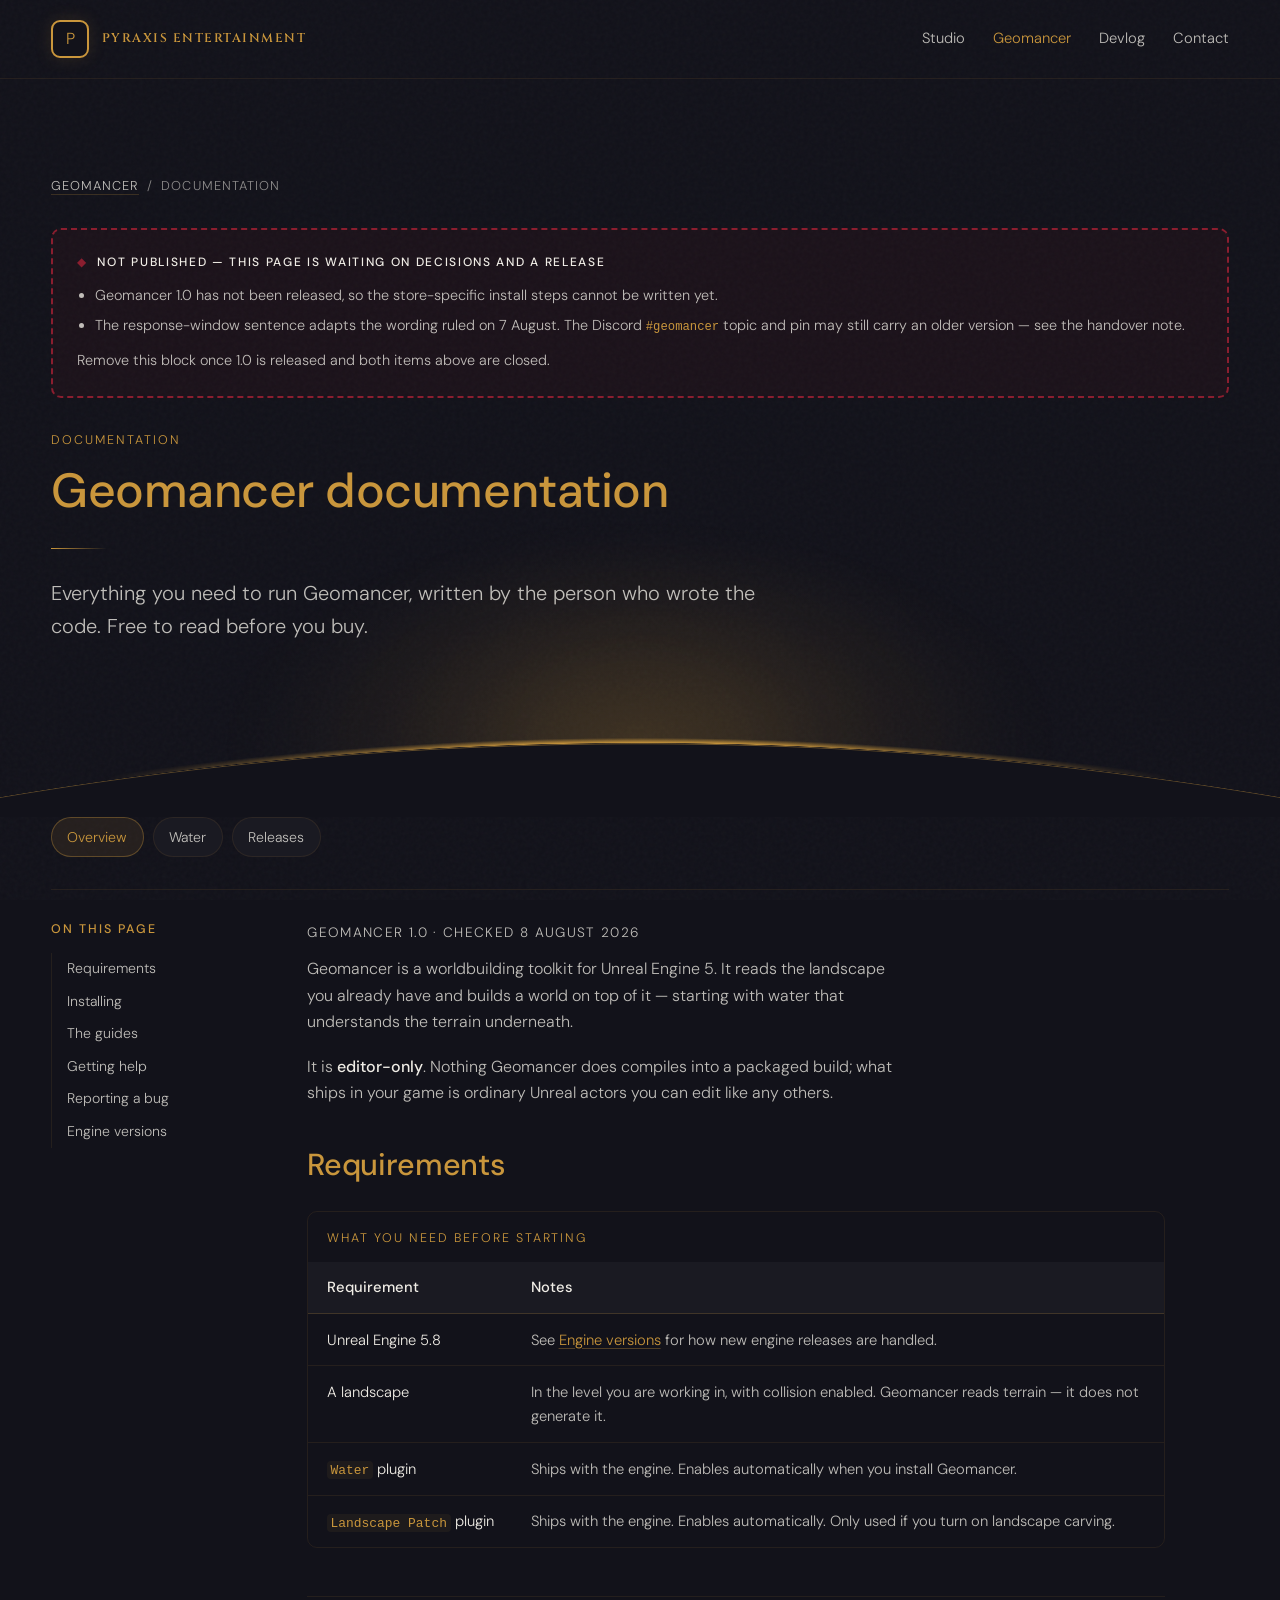
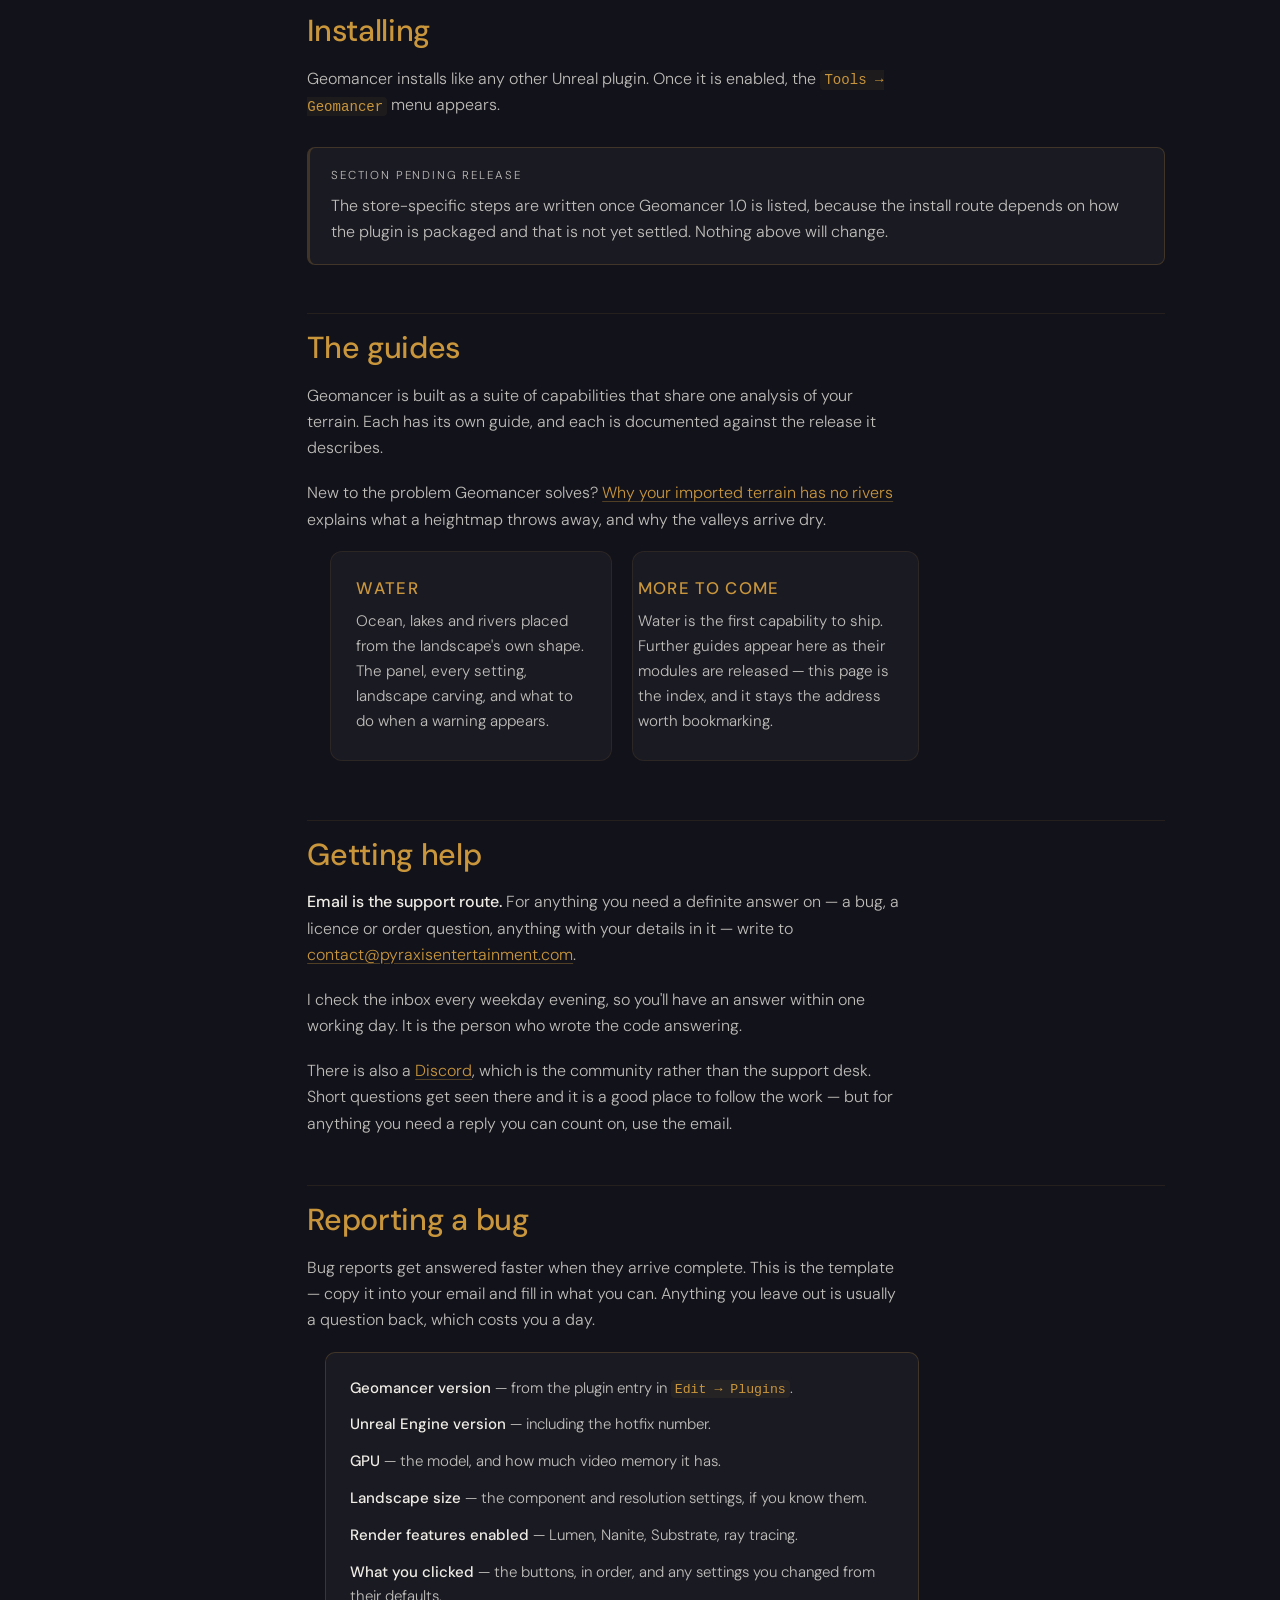
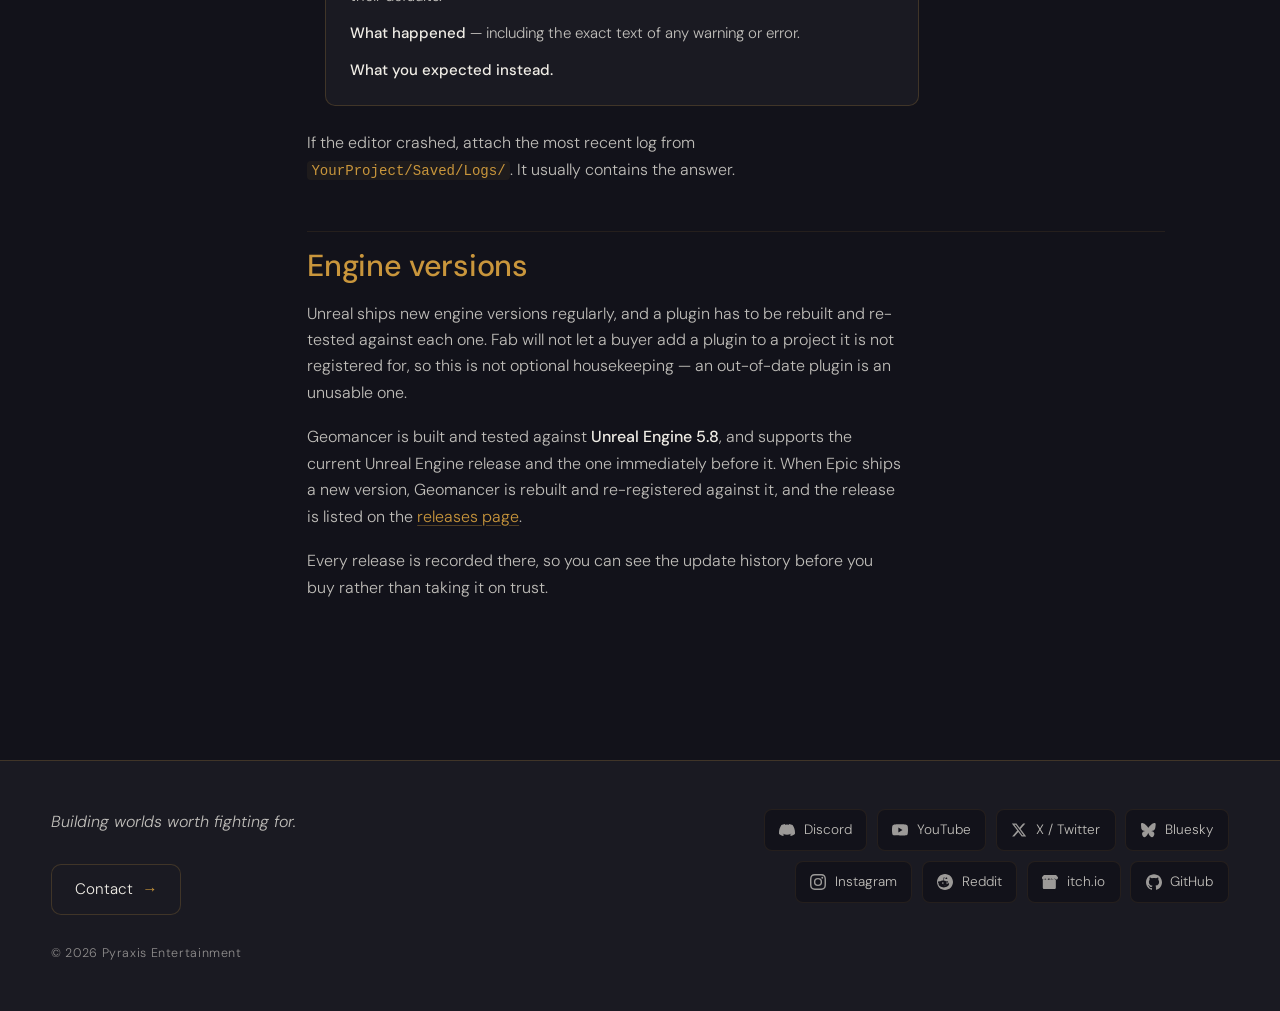
<file: geomancer/docs/index.html>
<!DOCTYPE html>
<html lang="en">
<head>
    <meta charset="UTF-8">
    <meta name="viewport" content="width=device-width, initial-scale=1.0">
    <title>Documentation — Geomancer — Pyraxis Entertainment</title>
    <meta name="description" content="Documentation for Geomancer, a worldbuilding toolkit for Unreal Engine 5. Requirements, installation, the module guides, how to get support and how to report a bug.">
    <link rel="canonical" href="https://pyraxisentertainment.com/geomancer/docs/">
    <meta property="og:title" content="Geomancer documentation">
    <meta property="og:description" content="Documentation for Geomancer, a worldbuilding toolkit for Unreal Engine 5. Requirements, installation, the module guides, how to get support and how to report a bug.">
    <meta property="og:url" content="https://pyraxisentertainment.com/geomancer/docs/">
    <meta property="og:type" content="article">
    <meta property="og:image" content="https://pyraxisentertainment.com/assets/og-image.jpg">
    <meta property="og:image:alt" content="Aerial view of an island in Unreal Engine: ocean, lakes and winding rivers, shorelines shaded by shallow-water materials.">
    <meta name="twitter:card" content="summary_large_image">
    <meta name="theme-color" content="#12121A">
    <link rel="icon" type="image/svg+xml" href="../../favicon.svg">
    <link rel="icon" type="image/x-icon" href="../../favicon.ico">
    <link rel="icon" type="image/png" sizes="32x32" href="../../favicon-32.png">
    <link rel="icon" type="image/png" sizes="64x64" href="../../favicon-64.png">
    <link rel="icon" type="image/png" sizes="128x128" href="../../favicon-128.png">
    <link rel="apple-touch-icon" href="../../apple-touch-icon.png">
    <link rel="stylesheet" href="../../assets/site.css">

    <!-- Structured data. Must not assert anything this page does not already
         say out loud — see index.html for the full note.

         dateModified TRACKS THE VISIBLE "Checked" STAMP in .doc-version below,
         and the two are updated together or not at all. A dateModified that
         disagrees with the date printed on the page is the exact failure this
         rule exists to prevent. When the stamp moves, move this with it. -->
    <script type="application/ld+json">
    {
        "@context": "https://schema.org",
        "@type": "TechArticle",
        "headline": "Geomancer documentation",
        "description": "Documentation for Geomancer, a worldbuilding toolkit for Unreal Engine 5. Requirements, installation, the module guides, how to get support and how to report a bug.",
        "url": "https://pyraxisentertainment.com/geomancer/docs/",
        "dateModified": "2026-08-08",
        "publisher": {
            "@type": "Organization",
            "name": "Pyraxis Entertainment",
            "url": "https://pyraxisentertainment.com/"
        }
    }
    </script>
</head>
<body>
    <a class="skip-link" href="#main">Skip to content</a>

    <header class="site-header">
        <div class="wrap">
            <a class="brand" href="../../">
                <span class="brand-mark" aria-hidden="true">P</span>
                <span class="brand-name">Pyraxis Entertainment</span>
            </a>
            <nav class="site-nav" aria-label="Primary">
                <a href="../../">Studio</a>
                <a href="../../geomancer/" aria-current="true">Geomancer</a>
                <a href="../../devlog/">Devlog</a>
                <a href="../../contact/">Contact</a>
            </nav>
        </div>
    </header>

    <main id="main">
        <section class="hero">
            <div class="wrap">
                <p class="breadcrumb"><a href="../">Geomancer</a><span aria-hidden="true">/</span>Documentation</p>

                <!-- REMOVE THIS BLOCK BEFORE THE SITE GOES LIVE.
                     See README.md, "Publishing". -->
                <div class="pending" role="note">
                    <p class="pending-label">Not published — this page is waiting on decisions and a release</p>
                    <ul>
                        <li>Geomancer 1.0 has not been released, so the store-specific install steps cannot be written yet.</li>
                        <li>The response-window sentence adapts the wording ruled on 7 August. The Discord <code>#geomancer</code> topic and pin may still carry an older version — see the handover note.</li>
                    </ul>
                    <p class="pending-note">Remove this block once 1.0 is released and both items above are closed.</p>
                </div>

                <p class="eyebrow">Documentation</p>
                <h1>Geomancer documentation</h1>
                <hr class="rule">
                <p class="lede">Everything you need to run Geomancer, written by the person who wrote the code. Free to read before you buy.</p>
            </div>
        </section>

        <section class="section-flush">
            <div class="wrap">
                <ul class="doc-nav">
                    <li><a href="./" aria-current="page">Overview</a></li>
                    <li><a href="water/">Water</a></li>
                    <li><a href="../changelog/">Releases</a></li>
                </ul>

                <div class="doc-layout">
                    <nav class="doc-toc" aria-label="On this page">
                        <h2>On this page</h2>
                        <ol>
                            <li><a href="#requirements">Requirements</a></li>
                            <li><a href="#installing">Installing</a></li>
                            <li><a href="#guides">The guides</a></li>
                            <li><a href="#help">Getting help</a></li>
                            <li><a href="#bug-report">Reporting a bug</a></li>
                            <li><a href="#engine-versions">Engine versions</a></li>
                        </ol>
                    </nav>

                    <div class="doc-body">
                        <p class="doc-version">Geomancer 1.0 &middot; Checked 8 August 2026</p>

                        <p>Geomancer is a worldbuilding toolkit for Unreal Engine 5. It reads the landscape you already have and builds a world on top of it — starting with water that understands the terrain underneath.</p>

                        <p>It is <strong>editor-only</strong>. Nothing Geomancer does compiles into a packaged build; what ships in your game is ordinary Unreal actors you can edit like any others.</p>

                        <h2 id="requirements">Requirements</h2>

                        <div class="table-wrap" tabindex="0" role="region" aria-label="Requirements">
                            <table>
                                <caption>What you need before starting</caption>
                                <thead>
                                    <tr><th scope="col">Requirement</th><th scope="col">Notes</th></tr>
                                </thead>
                                <tbody>
                                    <tr><td>Unreal Engine 5.8</td><td>See <a href="#engine-versions">Engine versions</a> for how new engine releases are handled.</td></tr>
                                    <tr><td>A landscape</td><td>In the level you are working in, with collision enabled. Geomancer reads terrain — it does not generate it.</td></tr>
                                    <tr><td><code>Water</code> plugin</td><td>Ships with the engine. Enables automatically when you install Geomancer.</td></tr>
                                    <tr><td><code>Landscape Patch</code> plugin</td><td>Ships with the engine. Enables automatically. Only used if you turn on landscape carving.</td></tr>
                                </tbody>
                            </table>
                        </div>

                        <h2 id="installing">Installing</h2>

                        <p>Geomancer installs like any other Unreal plugin. Once it is enabled, the <code>Tools &rarr; Geomancer</code> menu appears.</p>

                        <div class="callout" role="note">
                            <p class="callout-label">Section pending release</p>
                            <p>The store-specific steps are written once Geomancer 1.0 is listed, because the install route depends on how the plugin is packaged and that is not yet settled. Nothing above will change.</p>
                        </div>

                        <h2 id="guides">The guides</h2>

                        <p>Geomancer is built as a suite of capabilities that share one analysis of your terrain. Each has its own guide, and each is documented against the release it describes.</p>

                        <p>New to the problem Geomancer solves? <a href="../why/">Why your imported terrain has no rivers</a> explains what a heightmap throws away, and why the valleys arrive dry.</p>

                        <!-- The Water card is a whole-card link: it looked identical to
                             the a.card blocks on /contact/ but only its title was
                             clickable and it had no hover. "More to come" stays a plain
                             .card — it has no destination, and the difference in hover
                             is now the honest signal of which one you can click. -->
                        <ul class="feature-list">
                            <li>
                                <a class="card" href="water/">
                                    <h3>Water</h3>
                                    <p>Ocean, lakes and rivers placed from the landscape's own shape. The panel, every setting, landscape carving, and what to do when a warning appears.</p>
                                </a>
                            </li>
                            <li class="card">
                                <h3>More to come</h3>
                                <p>Water is the first capability to ship. Further guides appear here as their modules are released — this page is the index, and it stays the address worth bookmarking.</p>
                            </li>
                        </ul>

                        <h2 id="help">Getting help</h2>

                        <p><strong>Email is the support route.</strong> For anything you need a definite answer on — a bug, a licence or order question, anything with your details in it — write to <a href="mailto:contact@pyraxisentertainment.com">contact@pyraxisentertainment.com</a>.</p>

                        <p>I check the inbox every weekday evening, so you'll have an answer within one working day. It is the person who wrote the code answering.</p>

                        <p>There is also a <a href="https://discord.gg/krRfyV6c7s" target="_blank" rel="noopener noreferrer">Discord</a>, which is the community rather than the support desk. Short questions get seen there and it is a good place to follow the work — but for anything you need a reply you can count on, use the email.</p>

                        <h2 id="bug-report">Reporting a bug</h2>

                        <p>Bug reports get answered faster when they arrive complete. This is the template — copy it into your email and fill in what you can. Anything you leave out is usually a question back, which costs you a day.</p>

                        <ul class="field-list">
                            <li><strong>Geomancer version</strong> — from the plugin entry in <code>Edit &rarr; Plugins</code>.</li>
                            <li><strong>Unreal Engine version</strong> — including the hotfix number.</li>
                            <li><strong>GPU</strong> — the model, and how much video memory it has.</li>
                            <li><strong>Landscape size</strong> — the component and resolution settings, if you know them.</li>
                            <li><strong>Render features enabled</strong> — Lumen, Nanite, Substrate, ray tracing.</li>
                            <li><strong>What you clicked</strong> — the buttons, in order, and any settings you changed from their defaults.</li>
                            <li><strong>What happened</strong> — including the exact text of any warning or error.</li>
                            <li><strong>What you expected instead.</strong></li>
                        </ul>

                        <p>If the editor crashed, attach the most recent log from <code>YourProject/Saved/Logs/</code>. It usually contains the answer.</p>

                        <h2 id="engine-versions">Engine versions</h2>

                        <p>Unreal ships new engine versions regularly, and a plugin has to be rebuilt and re-tested against each one. Fab will not let a buyer add a plugin to a project it is not registered for, so this is not optional housekeeping — an out-of-date plugin is an unusable one.</p>

                        <p>Geomancer is built and tested against <strong>Unreal Engine 5.8</strong>, and supports the current Unreal Engine release and the one immediately before it. When Epic ships a new version, Geomancer is rebuilt and re-registered against it, and the release is listed on the <a href="../changelog/">releases page</a>.</p>

                        <p>Every release is recorded there, so you can see the update history before you buy rather than taking it on trust.</p>
                    </div>
                </div>
            </div>
        </section>
    </main>

    <footer class="site-footer">
        <div class="wrap">
            <p class="footer-tagline">Building worlds worth fighting for.</p>
            <p class="footer-contact">
                <a class="btn" href="../../contact/">Contact <span class="btn-arrow" aria-hidden="true">&rarr;</span></a>
            </p>
            <nav class="follow" aria-label="Follow the studio">
                <a href="https://discord.gg/krRfyV6c7s" target="_blank" rel="noopener noreferrer">
                    <svg viewBox="0 0 24 24" aria-hidden="true"><path d="M20.317 4.37a19.791 19.791 0 0 0-4.885-1.515.074.074 0 0 0-.079.037c-.21.375-.444.864-.608 1.25a18.27 18.27 0 0 0-5.487 0 12.64 12.64 0 0 0-.617-1.25.077.077 0 0 0-.079-.037A19.736 19.736 0 0 0 3.677 4.37a.07.07 0 0 0-.032.027C.533 9.046-.32 13.58.099 18.057a.082.082 0 0 0 .031.057 19.9 19.9 0 0 0 5.993 3.03.078.078 0 0 0 .084-.028 14.09 14.09 0 0 0 1.226-1.994.076.076 0 0 0-.041-.106 13.107 13.107 0 0 1-1.872-.892.077.077 0 0 1-.008-.128 10.2 10.2 0 0 0 .372-.292.074.074 0 0 1 .077-.01c3.928 1.793 8.18 1.793 12.062 0a.074.074 0 0 1 .078.01c.12.098.246.198.373.292a.077.077 0 0 1-.006.127 12.299 12.299 0 0 1-1.873.892.077.077 0 0 0-.041.107c.36.698.772 1.362 1.225 1.993a.076.076 0 0 0 .084.028 19.839 19.839 0 0 0 6.002-3.03.077.077 0 0 0 .032-.054c.5-5.177-.838-9.674-3.549-13.66a.061.061 0 0 0-.031-.03z"/></svg>
                    <span>Discord</span>
                </a>
                <a href="https://youtube.com/@PyraxisGames" target="_blank" rel="noopener noreferrer">
                    <svg viewBox="0 0 24 24" aria-hidden="true"><path d="M23.498 6.186a3.016 3.016 0 0 0-2.122-2.136C19.505 3.545 12 3.545 12 3.545s-7.505 0-9.377.505A3.017 3.017 0 0 0 .502 6.186C0 8.07 0 12 0 12s0 3.93.502 5.814a3.016 3.016 0 0 0 2.122 2.136c1.871.505 9.376.505 9.376.505s7.505 0 9.377-.505a3.015 3.015 0 0 0 2.122-2.136C24 15.93 24 12 24 12s0-3.93-.502-5.814zM9.545 15.568V8.432L15.818 12l-6.273 3.568z"/></svg>
                    <span>YouTube</span>
                </a>
                <a href="https://x.com/PyraxisGames" target="_blank" rel="noopener noreferrer">
                    <svg viewBox="0 0 24 24" aria-hidden="true"><path d="M18.244 2.25h3.308l-7.227 8.26 8.502 11.24H16.17l-5.214-6.817L4.99 21.75H1.68l7.73-8.835L1.254 2.25H8.08l4.713 6.231zm-1.161 17.52h1.833L7.084 4.126H5.117z"/></svg>
                    <span>X / Twitter</span>
                </a>
                <a href="https://bsky.app/profile/pyraxisgames.bsky.social" target="_blank" rel="noopener noreferrer">
                    <svg viewBox="0 0 24 24" aria-hidden="true"><path d="M12 10.8c-1.087-2.114-4.046-6.053-6.798-7.995C2.566.944 1.561 1.266.902 1.565.139 1.908 0 3.08 0 3.768c0 .69.378 5.65.624 6.479.785 2.627 3.6 3.497 6.212 3.252-3.953.564-7.15 2.702-4.037 8.009C5.098 24.49 7.582 22.27 9.377 19.5c.818-1.263 1.199-2.632 1.44-3.318.241.686.621 2.055 1.44 3.318 1.795 2.77 4.28 4.99 6.578 2.008 3.112-5.307-.084-7.445-4.037-8.009 2.612.245 5.427-.625 6.212-3.252C21.622 9.418 22 4.458 22 3.768c0-.69-.139-1.86-.902-2.203-.659-.299-1.664-.621-4.3 1.24C14.046 4.747 11.087 8.686 10 10.8h2z"/></svg>
                    <span>Bluesky</span>
                </a>
                <a href="https://instagram.com/pyraxis_games" target="_blank" rel="noopener noreferrer">
                    <svg viewBox="0 0 24 24" aria-hidden="true"><path d="M12 2.163c3.204 0 3.584.012 4.85.07 3.252.148 4.771 1.691 4.919 4.919.058 1.265.069 1.645.069 4.849 0 3.205-.012 3.584-.069 4.849-.149 3.225-1.664 4.771-4.919 4.919-1.266.058-1.644.07-4.85.07-3.204 0-3.584-.012-4.849-.07-3.26-.149-4.771-1.699-4.919-4.92-.058-1.265-.07-1.644-.07-4.849 0-3.204.013-3.583.07-4.849.149-3.227 1.664-4.771 4.919-4.919 1.266-.057 1.645-.069 4.849-.069zM12 0C8.741 0 8.333.014 7.053.072 2.695.272.273 2.69.073 7.052.014 8.333 0 8.741 0 12c0 3.259.014 3.668.072 4.948.2 4.358 2.618 6.78 6.98 6.98C8.333 23.986 8.741 24 12 24c3.259 0 3.668-.014 4.948-.072 4.354-.2 6.782-2.618 6.979-6.98.059-1.28.073-1.689.073-4.948 0-3.259-.014-3.667-.072-4.947-.196-4.354-2.617-6.78-6.979-6.98C15.668.014 15.259 0 12 0zm0 5.838a6.162 6.162 0 1 0 0 12.324 6.162 6.162 0 0 0 0-12.324zM12 16a4 4 0 1 1 0-8 4 4 0 0 1 0 8zm6.406-11.845a1.44 1.44 0 1 0 0 2.881 1.44 1.44 0 0 0 0-2.881z"/></svg>
                    <span>Instagram</span>
                </a>
                <a href="https://reddit.com/r/PyraxisGames" target="_blank" rel="noopener noreferrer">
                    <svg viewBox="0 0 24 24" aria-hidden="true"><path d="M12 0C5.373 0 0 5.373 0 12c0 6.627 5.373 12 12 12s12-5.373 12-12c0-6.627-5.373-12-12-12zm6.066 13.98c.028.195.043.393.043.594 0 3.03-3.527 5.49-7.874 5.49-4.348 0-7.875-2.46-7.875-5.49 0-.21.017-.416.05-.618A1.624 1.624 0 0 1 1.5 12.5c0-.907.735-1.641 1.641-1.641.43 0 .82.166 1.113.437 1.18-.853 2.814-1.395 4.621-1.455l.912-4.3a.34.34 0 0 1 .404-.265l3.038.639c.192-.393.584-.667 1.042-.667a1.169 1.169 0 1 1 0 2.337 1.17 1.17 0 0 1-1.149-.95l-2.72-.571-.813 3.832c1.773.072 3.37.614 4.529 1.455.293-.268.68-.433 1.107-.433.906 0 1.64.734 1.64 1.641 0 .56-.28 1.054-.707 1.35l.008.07zM8.834 12.5a1.169 1.169 0 1 0 0 2.337 1.169 1.169 0 0 0 0-2.337zm6.332 0a1.169 1.169 0 1 0 0 2.337 1.169 1.169 0 0 0 0-2.337zm-5.246 3.785c-.083-.083-.083-.218 0-.3.083-.084.218-.084.3 0 .585.585 1.536.814 1.78.814s1.195-.23 1.78-.814c.083-.084.218-.084.3 0 .084.082.084.217 0 .3-.694.695-1.702.934-2.08.934-.378 0-1.386-.24-2.08-.934z"/></svg>
                    <span>Reddit</span>
                </a>
                <a href="https://pyraxisgames.itch.io" target="_blank" rel="noopener noreferrer">
                    <svg viewBox="0 0 24 24" aria-hidden="true"><path d="M3.13 1.338C2.08 1.96.02 4.328 0 4.95v1.03c0 1.303.963 2.412 2.204 2.412 1.386 0 2.476-1.088 2.476-2.41 0 1.322 1.02 2.41 2.405 2.41 1.386 0 2.405-1.088 2.405-2.41 0 1.322 1.063 2.41 2.45 2.41h.12c1.386 0 2.45-1.088 2.45-2.41 0 1.322 1.02 2.41 2.405 2.41 1.385 0 2.405-1.088 2.405-2.41 0 1.322 1.09 2.41 2.476 2.41C22.037 8.392 24 7.283 24 5.98V4.95c-.02-.622-2.08-2.99-3.13-3.612H3.13zm9.12 5.694c-.283.453-.704.965-1.372 1.268-.46.21-.918.27-1.378.27-.86 0-1.432-.332-1.768-.558-.39.254-.942.558-1.768.558-.46 0-.92-.06-1.378-.27-.642-.29-1.07-.77-1.37-1.203-.15.36-.32.638-.52.878-.363.437-.863.79-1.506.96V20.5c0 .602.535 1.839 1.81 2.162h15.952c1.275-.323 1.81-1.56 1.81-2.162V8.935c-.643-.17-1.143-.523-1.506-.96-.2-.24-.37-.517-.52-.877-.3.432-.727.912-1.37 1.202-.457.21-.917.27-1.377.27-.826 0-1.378-.304-1.768-.558-.336.226-.908.558-1.768.558-.46 0-.918-.06-1.378-.27-.668-.303-1.09-.815-1.372-1.268zM7.17 11.36c.006.007 2.382 2.862 4.743 5.49L7.26 22.263h1.2l3.498-3.963 2.895 3.963h4.063l-4.98-6.758 4.568-5.144h-1.195l-4.01 4.51-2.58-3.513H7.17z"/></svg>
                    <span>itch.io</span>
                </a>
                <a href="https://github.com/Pyraxis-Entertainment" target="_blank" rel="noopener noreferrer">
                    <svg viewBox="0 0 24 24" aria-hidden="true"><path d="M12 .297c-6.63 0-12 5.373-12 12 0 5.303 3.438 9.8 8.205 11.385.6.113.82-.258.82-.577 0-.285-.01-1.04-.015-2.04-3.338.724-4.042-1.61-4.042-1.61C4.422 18.07 3.633 17.7 3.633 17.7c-1.087-.744.084-.729.084-.729 1.205.084 1.838 1.236 1.838 1.236 1.07 1.835 2.809 1.305 3.495.998.108-.776.417-1.305.76-1.605-2.665-.3-5.466-1.332-5.466-5.93 0-1.31.465-2.38 1.235-3.22-.135-.303-.54-1.523.105-3.176 0 0 1.005-.322 3.3 1.23.96-.267 1.98-.399 3-.405 1.02.006 2.04.138 3 .405 2.28-1.552 3.285-1.23 3.285-1.23.645 1.653.24 2.873.12 3.176.765.84 1.23 1.91 1.23 3.22 0 4.61-2.805 5.625-5.475 5.92.42.36.81 1.096.81 2.22 0 1.606-.015 2.896-.015 3.286 0 .315.21.69.825.57C20.565 22.092 24 17.592 24 12.297c0-6.627-5.373-12-12-12"/></svg>
                    <span>GitHub</span>
                </a>
            </nav>
            <p class="footer-legal">&copy; 2026 Pyraxis Entertainment</p>
        </div>
    </footer>
</body>
</html>
</file>
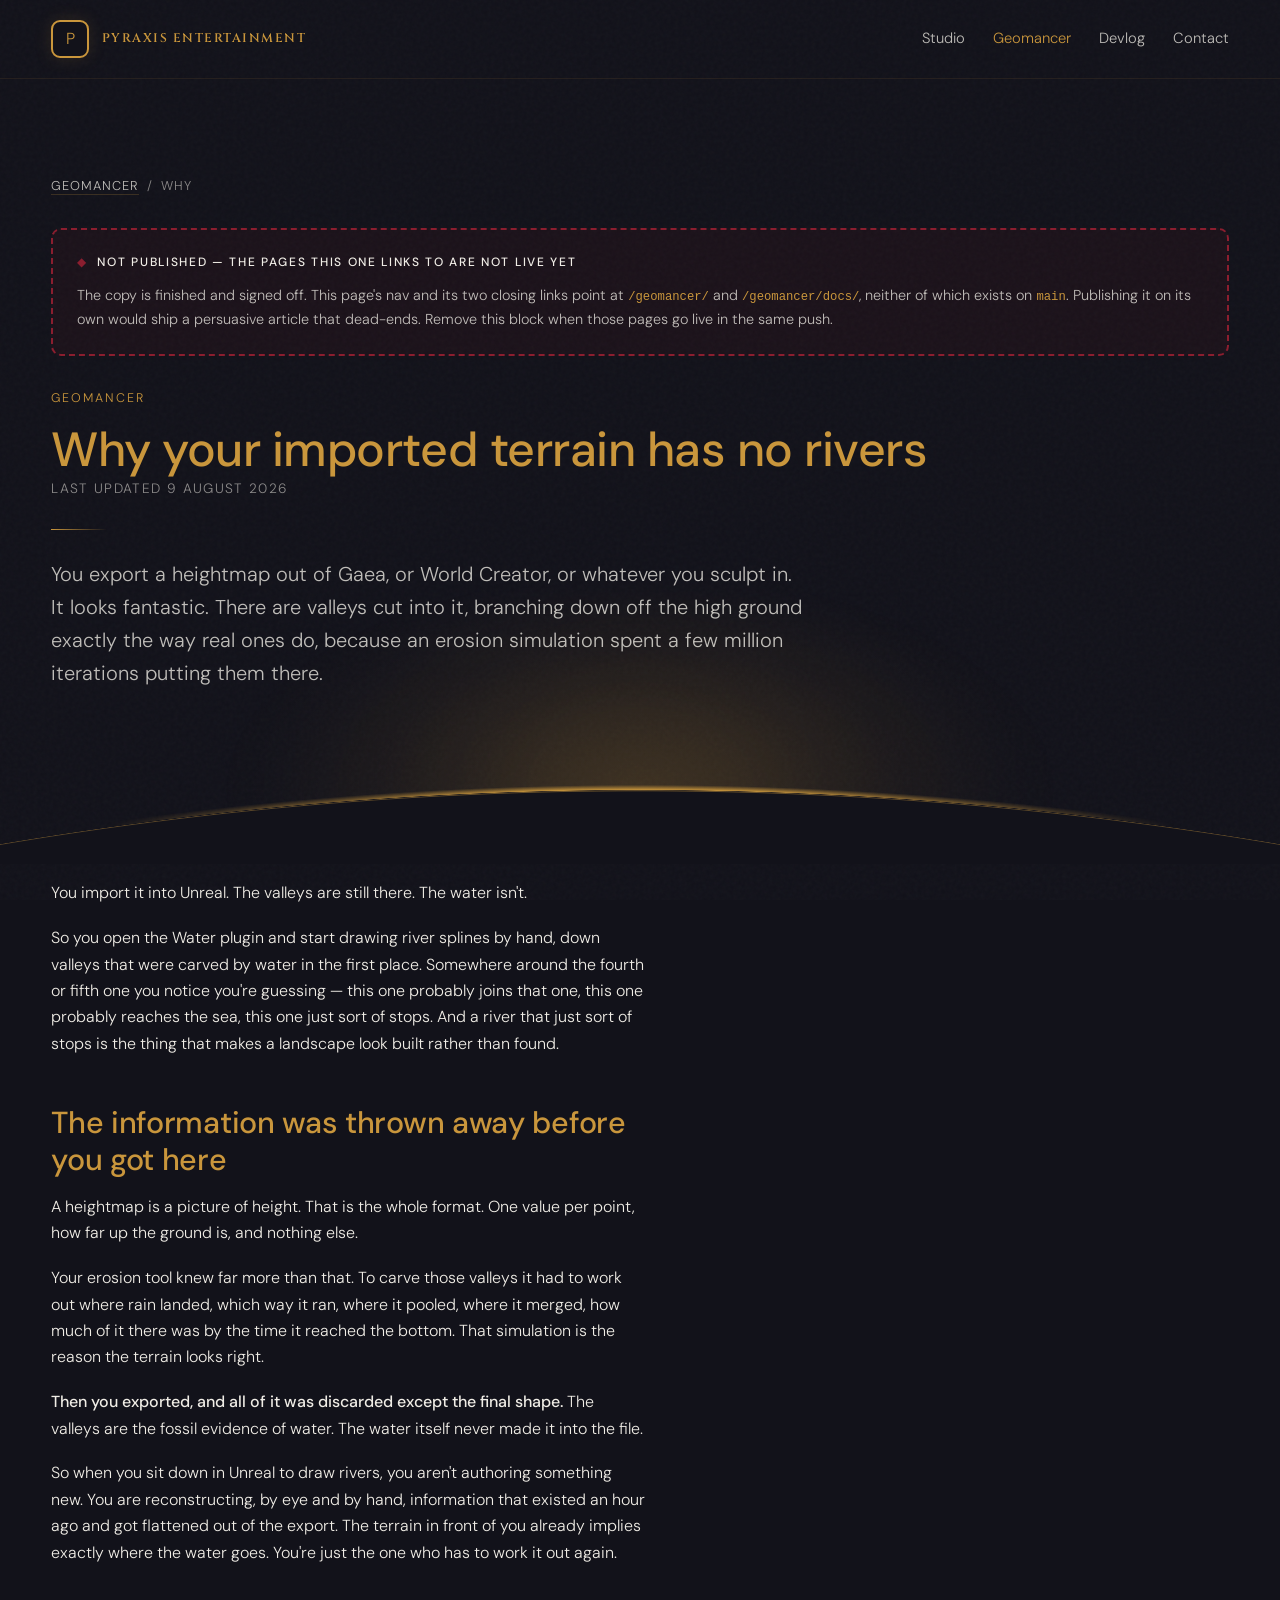
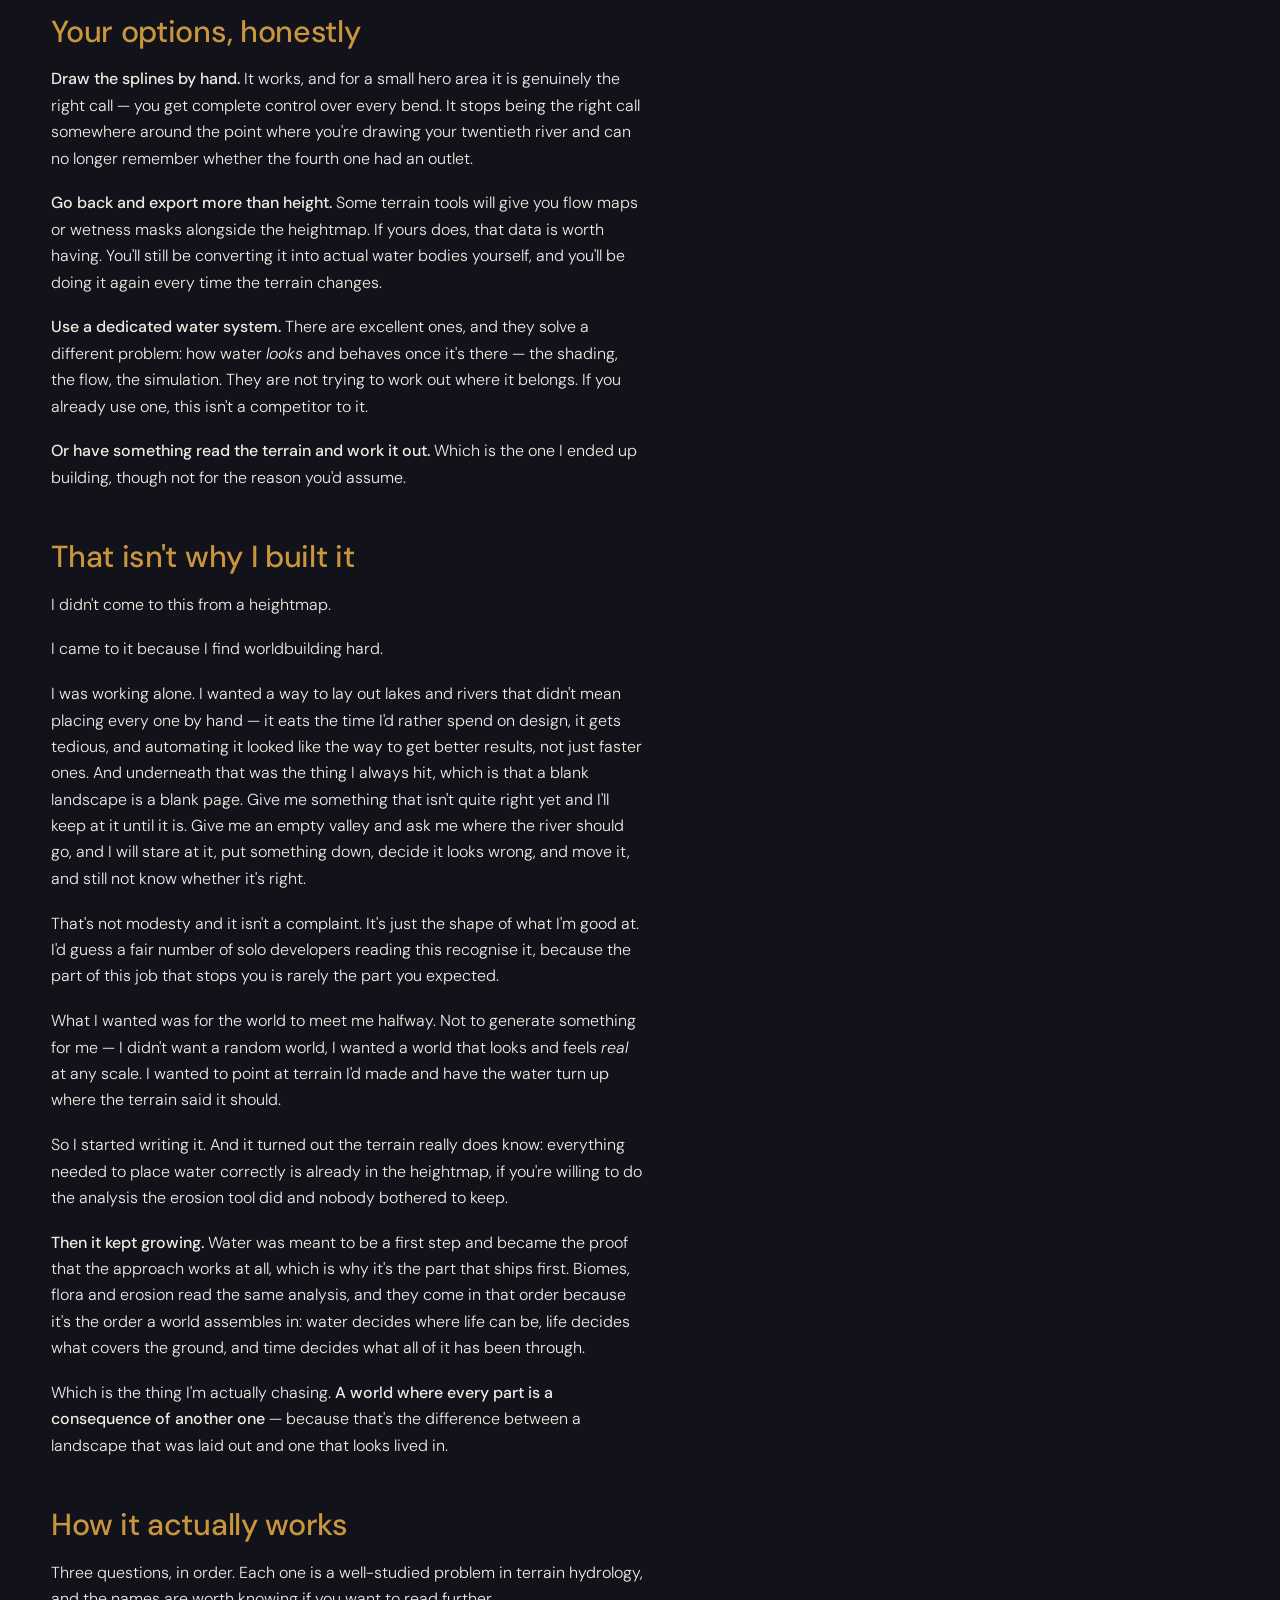
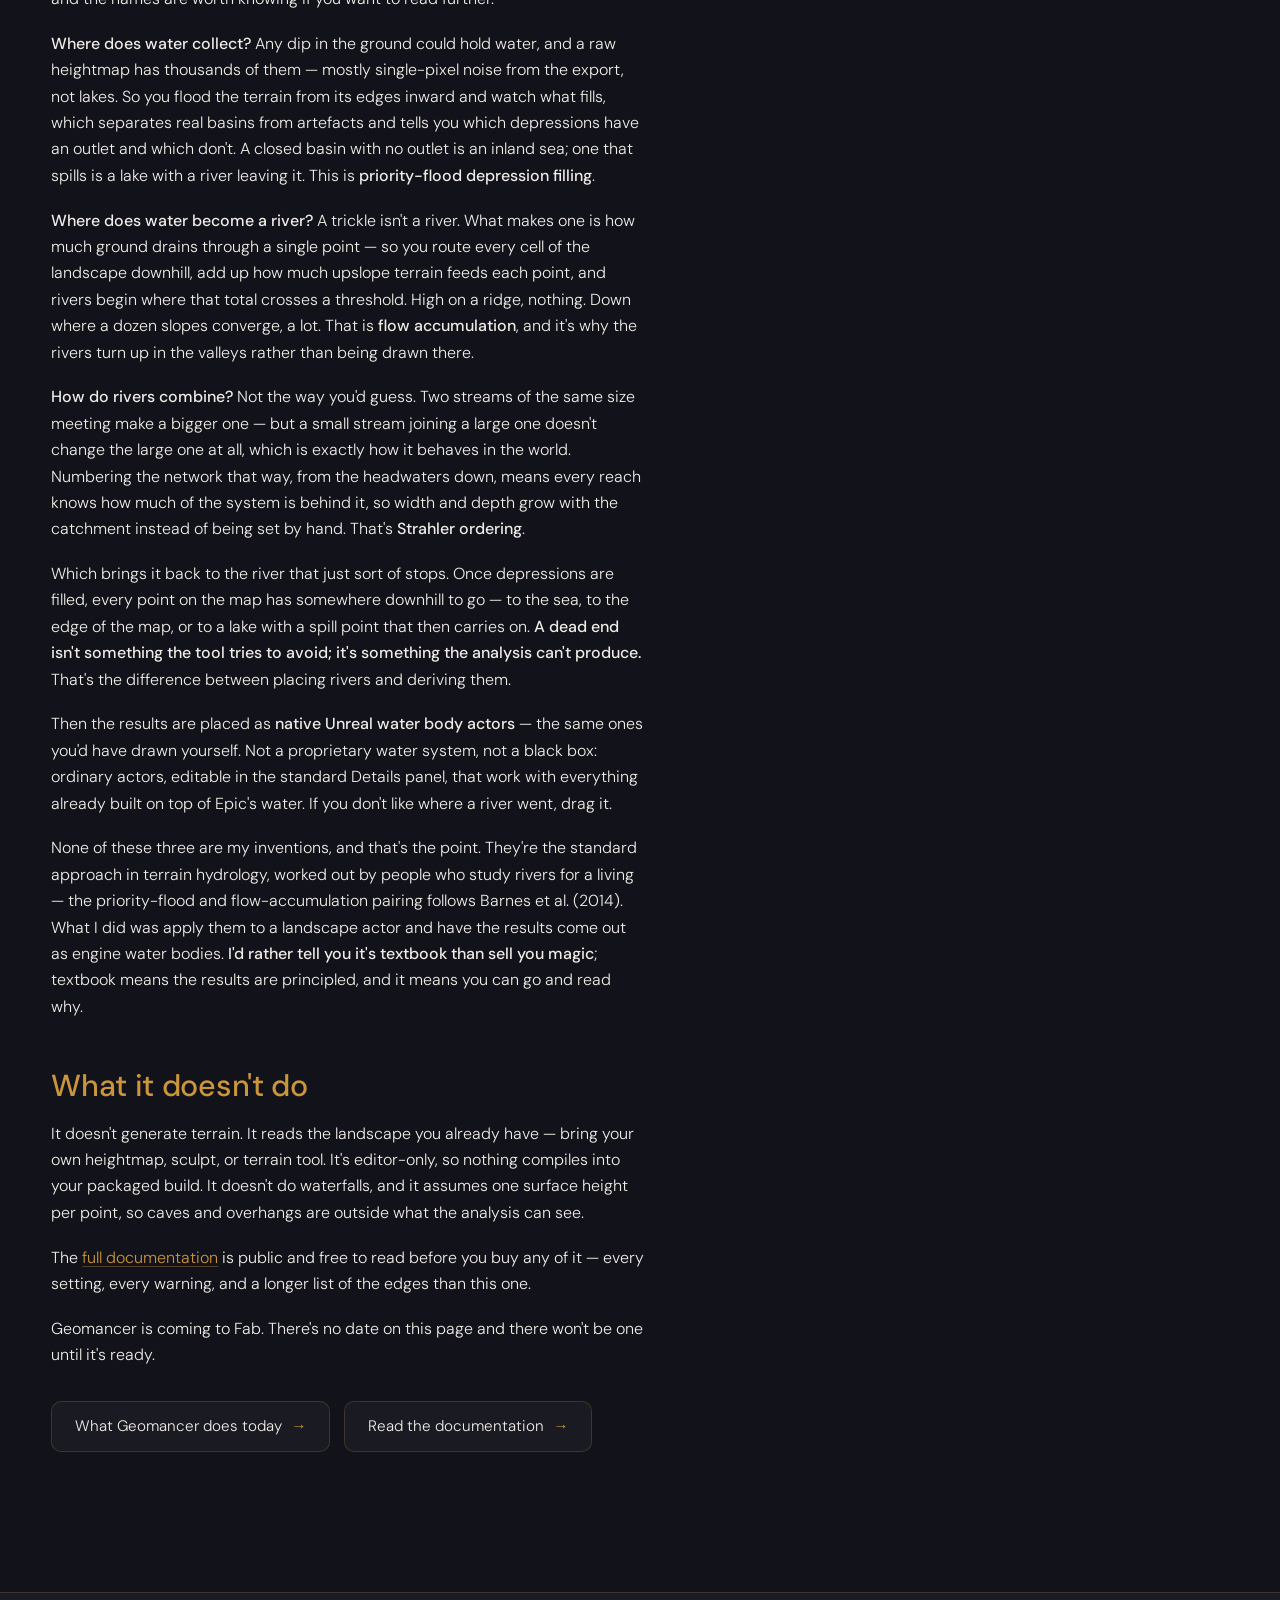
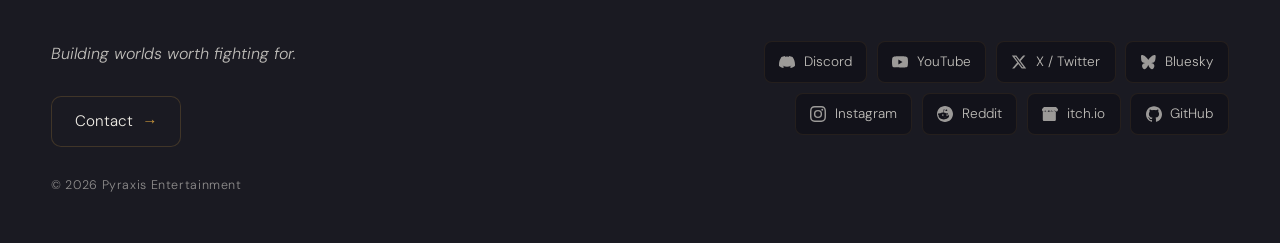
<file: geomancer/why/index.html>
<!DOCTYPE html>
<html lang="en">
<head>
    <meta charset="UTF-8">
    <meta name="viewport" content="width=device-width, initial-scale=1.0">
    <title>Why imported terrain has no rivers — Pyraxis Entertainment</title>
    <meta name="description" content="A heightmap carries elevation and nothing else, so erosion valleys arrive in Unreal bone dry. Why that happens, what your options are, and what I built instead.">
    <link rel="canonical" href="https://pyraxisentertainment.com/geomancer/why/">
    <meta property="og:title" content="Why your imported terrain has no rivers">
    <meta property="og:description" content="A heightmap carries elevation and nothing else, so erosion valleys arrive in Unreal bone dry. Why that happens, what your options are, and what I built instead.">
    <meta property="og:url" content="https://pyraxisentertainment.com/geomancer/why/">
    <meta property="og:type" content="article">
    <meta property="og:image" content="https://pyraxisentertainment.com/assets/og-image.jpg">
    <meta property="og:image:alt" content="Aerial view of an island in Unreal Engine: ocean, lakes and winding rivers, shorelines shaded by shallow-water materials.">
    <meta name="twitter:card" content="summary_large_image">
    <meta name="theme-color" content="#12121A">
    <link rel="icon" type="image/svg+xml" href="../../favicon.svg">
    <link rel="icon" type="image/x-icon" href="../../favicon.ico">
    <link rel="icon" type="image/png" sizes="32x32" href="../../favicon-32.png">
    <link rel="icon" type="image/png" sizes="64x64" href="../../favicon-64.png">
    <link rel="icon" type="image/png" sizes="128x128" href="../../favicon-128.png">
    <link rel="apple-touch-icon" href="../../apple-touch-icon.png">
    <link rel="stylesheet" href="../../assets/site.css">

    <!-- Structured data. Must not assert anything this page does not already
         say out loud — see the root index.html for the full note.

         dateModified is here because §5b.1 requires it, and it is mirrored
         by the visible "Last updated" stamp above the lede — the two must
         always say the same day. This page is deliberately NOT a dated log
         — it describes a problem in other people's tooling and that moves,
         so it gets edited rather than stamped. BUMP BOTH WHENEVER THE BODY
         CHANGES, or the stamp and the date drift apart and one of them
         becomes a lie. See README, "The why page". -->
    <script type="application/ld+json">
    {
        "@context": "https://schema.org",
        "@type": "Article",
        "headline": "Why your imported terrain has no rivers",
        "description": "A heightmap carries elevation and nothing else, so erosion valleys arrive in Unreal bone dry. Why that happens, what your options are, and what I built instead.",
        "url": "https://pyraxisentertainment.com/geomancer/why/",
        "dateModified": "2026-08-09",
        "publisher": {
            "@type": "Organization",
            "name": "Pyraxis Entertainment",
            "url": "https://pyraxisentertainment.com/"
        }
    }
    </script>
</head>
<body>
    <a class="skip-link" href="#main">Skip to content</a>

    <header class="site-header">
        <div class="wrap">
            <a class="brand" href="../../">
                <span class="brand-mark" aria-hidden="true">P</span>
                <span class="brand-name">Pyraxis Entertainment</span>
            </a>
            <nav class="site-nav" aria-label="Primary">
                <a href="../../">Studio</a>
                <a href="../../geomancer/" aria-current="true">Geomancer</a>
                <a href="../../devlog/">Devlog</a>
                <a href="../../contact/">Contact</a>
            </nav>
        </div>
    </header>

    <main id="main">
        <section class="hero">
            <div class="wrap">
                <p class="breadcrumb"><a href="../">Geomancer</a><span aria-hidden="true">/</span>Why</p>

                <!-- REMOVE THIS BLOCK BEFORE THE SITE GOES LIVE.
                     The four invented sentences were settled by Matt on 9 Aug 2026;
                     this piece is now his own account and the copy is finished.
                     What holds the page back is no longer its content. `main` is a
                     single-page holding site, so this page's nav and both closing
                     CTAs point at URLs that do not exist there. See README,
                     "Publishing". -->
                <div class="pending" role="note">
                    <p class="pending-label">Not published — the pages this one links to are not live yet</p>
                    <p class="pending-note">The copy is finished and signed off. This page's nav and its two closing links point at <code>/geomancer/</code> and <code>/geomancer/docs/</code>, neither of which exists on <code>main</code>. Publishing it on its own would ship a persuasive article that dead-ends. Remove this block when those pages go live in the same push.</p>
                </div>

                <p class="eyebrow">Geomancer</p>
                <h1>Why your imported terrain has no rivers</h1>
                <!-- The Article JSON-LD's dateModified mirrors this stamp, the same
                     way the docs pages' "Checked" stamps work. It is visible for
                     exactly that reason: an invisible dateModified asserts something
                     the page does not say out loud, which is the rule that kept
                     operatingSystem off the SoftwareApplication block. Change one
                     and change the other.

                     THIS IS NOT THE DEVLOG'S DATED-LOG CONVENTION. An entry date
                     says "this was true on this day, and the entry is never edited".
                     This says the opposite: the page is maintained, and here is when
                     it last was. The two look identical and mean opposite things. -->
                <p class="doc-version">Last updated 9 August 2026</p>
                <hr class="rule">
                <p class="lede">You export a heightmap out of Gaea, or World Creator, or whatever you sculpt in. It looks fantastic. There are valleys cut into it, branching down off the high ground exactly the way real ones do, because an erosion simulation spent a few million iterations putting them there.</p>
            </div>
        </section>

        <section class="section-snug">
            <div class="wrap">
                <article class="prose">
                    <p>You import it into Unreal. The valleys are still there. The water isn't.</p>

                    <p>So you open the Water plugin and start drawing river splines by hand, down valleys that were carved by water in the first place. Somewhere around the fourth or fifth one you notice you're guessing — this one probably joins that one, this one probably reaches the sea, this one just sort of stops. And a river that just sort of stops is the thing that makes a landscape look built rather than found.</p>

                    <h2>The information was thrown away before you got here</h2>

                    <p>A heightmap is a picture of height. That is the whole format. One value per point, how far up the ground is, and nothing else.</p>

                    <p>Your erosion tool knew far more than that. To carve those valleys it had to work out where rain landed, which way it ran, where it pooled, where it merged, how much of it there was by the time it reached the bottom. That simulation is the reason the terrain looks right.</p>

                    <p><strong>Then you exported, and all of it was discarded except the final shape.</strong> The valleys are the fossil evidence of water. The water itself never made it into the file.</p>

                    <p>So when you sit down in Unreal to draw rivers, you aren't authoring something new. You are reconstructing, by eye and by hand, information that existed an hour ago and got flattened out of the export. The terrain in front of you already implies exactly where the water goes. You're just the one who has to work it out again.</p>

                    <h2>Your options, honestly</h2>

                    <p><strong>Draw the splines by hand.</strong> It works, and for a small hero area it is genuinely the right call — you get complete control over every bend. It stops being the right call somewhere around the point where you're drawing your twentieth river and can no longer remember whether the fourth one had an outlet.</p>

                    <p><strong>Go back and export more than height.</strong> Some terrain tools will give you flow maps or wetness masks alongside the heightmap. If yours does, that data is worth having. You'll still be converting it into actual water bodies yourself, and you'll be doing it again every time the terrain changes.</p>

                    <p><strong>Use a dedicated water system.</strong> There are excellent ones, and they solve a different problem: how water <em>looks</em> and behaves once it's there — the shading, the flow, the simulation. They are not trying to work out where it belongs. If you already use one, this isn't a competitor to it.</p>

                    <p><strong>Or have something read the terrain and work it out.</strong> Which is the one I ended up building, though not for the reason you'd assume.</p>

                    <h2>That isn't why I built it</h2>

                    <p>I didn't come to this from a heightmap.</p>

                    <p>I came to it because I find worldbuilding hard.</p>

                    <p>I was working alone. I wanted a way to lay out lakes and rivers that didn't mean placing every one by hand — it eats the time I'd rather spend on design, it gets tedious, and automating it looked like the way to get better results, not just faster ones. And underneath that was the thing I always hit, which is that a blank landscape is a blank page. Give me something that isn't quite right yet and I'll keep at it until it is. Give me an empty valley and ask me where the river should go, and I will stare at it, put something down, decide it looks wrong, and move it, and still not know whether it's right.</p>

                    <p>That's not modesty and it isn't a complaint. It's just the shape of what I'm good at. I'd guess a fair number of solo developers reading this recognise it, because the part of this job that stops you is rarely the part you expected.</p>

                    <p>What I wanted was for the world to meet me halfway. Not to generate something for me — I didn't want a random world, I wanted a world that looks and feels <em>real</em> at any scale. I wanted to point at terrain I'd made and have the water turn up where the terrain said it should.</p>

                    <p>So I started writing it. And it turned out the terrain really does know: everything needed to place water correctly is already in the heightmap, if you're willing to do the analysis the erosion tool did and nobody bothered to keep.</p>

                    <p><strong>Then it kept growing.</strong> Water was meant to be a first step and became the proof that the approach works at all, which is why it's the part that ships first. Biomes, flora and erosion read the same analysis, and they come in that order because it's the order a world assembles in: water decides where life can be, life decides what covers the ground, and time decides what all of it has been through.</p>

                    <p>Which is the thing I'm actually chasing. <strong>A world where every part is a consequence of another one</strong> — because that's the difference between a landscape that was laid out and one that looks lived in.</p>

                    <h2>How it actually works</h2>

                    <p>Three questions, in order. Each one is a well-studied problem in terrain hydrology, and the names are worth knowing if you want to read further.</p>

                    <p><strong>Where does water collect?</strong> Any dip in the ground could hold water, and a raw heightmap has thousands of them — mostly single-pixel noise from the export, not lakes. So you flood the terrain from its edges inward and watch what fills, which separates real basins from artefacts and tells you which depressions have an outlet and which don't. A closed basin with no outlet is an inland sea; one that spills is a lake with a river leaving it. This is <strong>priority-flood depression filling</strong>.</p>

                    <p><strong>Where does water become a river?</strong> A trickle isn't a river. What makes one is how much ground drains through a single point — so you route every cell of the landscape downhill, add up how much upslope terrain feeds each point, and rivers begin where that total crosses a threshold. High on a ridge, nothing. Down where a dozen slopes converge, a lot. That is <strong>flow accumulation</strong>, and it's why the rivers turn up in the valleys rather than being drawn there.</p>

                    <p><strong>How do rivers combine?</strong> Not the way you'd guess. Two streams of the same size meeting make a bigger one — but a small stream joining a large one doesn't change the large one at all, which is exactly how it behaves in the world. Numbering the network that way, from the headwaters down, means every reach knows how much of the system is behind it, so width and depth grow with the catchment instead of being set by hand. That's <strong>Strahler ordering</strong>.</p>

                    <p>Which brings it back to the river that just sort of stops. Once depressions are filled, every point on the map has somewhere downhill to go — to the sea, to the edge of the map, or to a lake with a spill point that then carries on. <strong>A dead end isn't something the tool tries to avoid; it's something the analysis can't produce.</strong> That's the difference between placing rivers and deriving them.</p>

                    <p>Then the results are placed as <strong>native Unreal water body actors</strong> — the same ones you'd have drawn yourself. Not a proprietary water system, not a black box: ordinary actors, editable in the standard Details panel, that work with everything already built on top of Epic's water. If you don't like where a river went, drag it.</p>

                    <p>None of these three are my inventions, and that's the point. They're the standard approach in terrain hydrology, worked out by people who study rivers for a living — the priority-flood and flow-accumulation pairing follows Barnes et al. (2014). What I did was apply them to a landscape actor and have the results come out as engine water bodies. <strong>I'd rather tell you it's textbook than sell you magic</strong>; textbook means the results are principled, and it means you can go and read why.</p>

                    <h2>What it doesn't do</h2>

                    <p>It doesn't generate terrain. It reads the landscape you already have — bring your own heightmap, sculpt, or terrain tool. It's editor-only, so nothing compiles into your packaged build. It doesn't do waterfalls, and it assumes one surface height per point, so caves and overhangs are outside what the analysis can see.</p>

                    <p>The <a href="../docs/">full documentation</a> is public and free to read before you buy any of it — every setting, every warning, and a longer list of the edges than this one.</p>

                    <p>Geomancer is coming to Fab. There's no date on this page and there won't be one until it's ready.</p>
                </article>

                <div class="button-row">
                    <a class="btn" href="../">What Geomancer does today <span class="btn-arrow" aria-hidden="true">&rarr;</span></a>
                    <a class="btn" href="../docs/">Read the documentation <span class="btn-arrow" aria-hidden="true">&rarr;</span></a>
                </div>
            </div>
        </section>
    </main>

    <footer class="site-footer">
        <div class="wrap">
            <p class="footer-tagline">Building worlds worth fighting for.</p>
            <p class="footer-contact">
                <a class="btn" href="../../contact/">Contact <span class="btn-arrow" aria-hidden="true">&rarr;</span></a>
            </p>
            <nav class="follow" aria-label="Follow the studio">
                <a href="https://discord.gg/krRfyV6c7s" target="_blank" rel="noopener noreferrer">
                    <svg viewBox="0 0 24 24" aria-hidden="true"><path d="M20.317 4.37a19.791 19.791 0 0 0-4.885-1.515.074.074 0 0 0-.079.037c-.21.375-.444.864-.608 1.25a18.27 18.27 0 0 0-5.487 0 12.64 12.64 0 0 0-.617-1.25.077.077 0 0 0-.079-.037A19.736 19.736 0 0 0 3.677 4.37a.07.07 0 0 0-.032.027C.533 9.046-.32 13.58.099 18.057a.082.082 0 0 0 .031.057 19.9 19.9 0 0 0 5.993 3.03.078.078 0 0 0 .084-.028 14.09 14.09 0 0 0 1.226-1.994.076.076 0 0 0-.041-.106 13.107 13.107 0 0 1-1.872-.892.077.077 0 0 1-.008-.128 10.2 10.2 0 0 0 .372-.292.074.074 0 0 1 .077-.01c3.928 1.793 8.18 1.793 12.062 0a.074.074 0 0 1 .078.01c.12.098.246.198.373.292a.077.077 0 0 1-.006.127 12.299 12.299 0 0 1-1.873.892.077.077 0 0 0-.041.107c.36.698.772 1.362 1.225 1.993a.076.076 0 0 0 .084.028 19.839 19.839 0 0 0 6.002-3.03.077.077 0 0 0 .032-.054c.5-5.177-.838-9.674-3.549-13.66a.061.061 0 0 0-.031-.03z"/></svg>
                    <span>Discord</span>
                </a>
                <a href="https://youtube.com/@PyraxisGames" target="_blank" rel="noopener noreferrer">
                    <svg viewBox="0 0 24 24" aria-hidden="true"><path d="M23.498 6.186a3.016 3.016 0 0 0-2.122-2.136C19.505 3.545 12 3.545 12 3.545s-7.505 0-9.377.505A3.017 3.017 0 0 0 .502 6.186C0 8.07 0 12 0 12s0 3.93.502 5.814a3.016 3.016 0 0 0 2.122 2.136c1.871.505 9.376.505 9.376.505s7.505 0 9.377-.505a3.015 3.015 0 0 0 2.122-2.136C24 15.93 24 12 24 12s0-3.93-.502-5.814zM9.545 15.568V8.432L15.818 12l-6.273 3.568z"/></svg>
                    <span>YouTube</span>
                </a>
                <a href="https://x.com/PyraxisGames" target="_blank" rel="noopener noreferrer">
                    <svg viewBox="0 0 24 24" aria-hidden="true"><path d="M18.244 2.25h3.308l-7.227 8.26 8.502 11.24H16.17l-5.214-6.817L4.99 21.75H1.68l7.73-8.835L1.254 2.25H8.08l4.713 6.231zm-1.161 17.52h1.833L7.084 4.126H5.117z"/></svg>
                    <span>X / Twitter</span>
                </a>
                <a href="https://bsky.app/profile/pyraxisgames.bsky.social" target="_blank" rel="noopener noreferrer">
                    <svg viewBox="0 0 24 24" aria-hidden="true"><path d="M12 10.8c-1.087-2.114-4.046-6.053-6.798-7.995C2.566.944 1.561 1.266.902 1.565.139 1.908 0 3.08 0 3.768c0 .69.378 5.65.624 6.479.785 2.627 3.6 3.497 6.212 3.252-3.953.564-7.15 2.702-4.037 8.009C5.098 24.49 7.582 22.27 9.377 19.5c.818-1.263 1.199-2.632 1.44-3.318.241.686.621 2.055 1.44 3.318 1.795 2.77 4.28 4.99 6.578 2.008 3.112-5.307-.084-7.445-4.037-8.009 2.612.245 5.427-.625 6.212-3.252C21.622 9.418 22 4.458 22 3.768c0-.69-.139-1.86-.902-2.203-.659-.299-1.664-.621-4.3 1.24C14.046 4.747 11.087 8.686 10 10.8h2z"/></svg>
                    <span>Bluesky</span>
                </a>
                <a href="https://instagram.com/pyraxis_games" target="_blank" rel="noopener noreferrer">
                    <svg viewBox="0 0 24 24" aria-hidden="true"><path d="M12 2.163c3.204 0 3.584.012 4.85.07 3.252.148 4.771 1.691 4.919 4.919.058 1.265.069 1.645.069 4.849 0 3.205-.012 3.584-.069 4.849-.149 3.225-1.664 4.771-4.919 4.919-1.266.058-1.644.07-4.85.07-3.204 0-3.584-.012-4.849-.07-3.26-.149-4.771-1.699-4.919-4.92-.058-1.265-.07-1.644-.07-4.849 0-3.204.013-3.583.07-4.849.149-3.227 1.664-4.771 4.919-4.919 1.266-.057 1.645-.069 4.849-.069zM12 0C8.741 0 8.333.014 7.053.072 2.695.272.273 2.69.073 7.052.014 8.333 0 8.741 0 12c0 3.259.014 3.668.072 4.948.2 4.358 2.618 6.78 6.98 6.98C8.333 23.986 8.741 24 12 24c3.259 0 3.668-.014 4.948-.072 4.354-.2 6.782-2.618 6.979-6.98.059-1.28.073-1.689.073-4.948 0-3.259-.014-3.667-.072-4.947-.196-4.354-2.617-6.78-6.979-6.98C15.668.014 15.259 0 12 0zm0 5.838a6.162 6.162 0 1 0 0 12.324 6.162 6.162 0 0 0 0-12.324zM12 16a4 4 0 1 1 0-8 4 4 0 0 1 0 8zm6.406-11.845a1.44 1.44 0 1 0 0 2.881 1.44 1.44 0 0 0 0-2.881z"/></svg>
                    <span>Instagram</span>
                </a>
                <a href="https://reddit.com/r/PyraxisGames" target="_blank" rel="noopener noreferrer">
                    <svg viewBox="0 0 24 24" aria-hidden="true"><path d="M12 0C5.373 0 0 5.373 0 12c0 6.627 5.373 12 12 12s12-5.373 12-12c0-6.627-5.373-12-12-12zm6.066 13.98c.028.195.043.393.043.594 0 3.03-3.527 5.49-7.874 5.49-4.348 0-7.875-2.46-7.875-5.49 0-.21.017-.416.05-.618A1.624 1.624 0 0 1 1.5 12.5c0-.907.735-1.641 1.641-1.641.43 0 .82.166 1.113.437 1.18-.853 2.814-1.395 4.621-1.455l.912-4.3a.34.34 0 0 1 .404-.265l3.038.639c.192-.393.584-.667 1.042-.667a1.169 1.169 0 1 1 0 2.337 1.17 1.17 0 0 1-1.149-.95l-2.72-.571-.813 3.832c1.773.072 3.37.614 4.529 1.455.293-.268.68-.433 1.107-.433.906 0 1.64.734 1.64 1.641 0 .56-.28 1.054-.707 1.35l.008.07zM8.834 12.5a1.169 1.169 0 1 0 0 2.337 1.169 1.169 0 0 0 0-2.337zm6.332 0a1.169 1.169 0 1 0 0 2.337 1.169 1.169 0 0 0 0-2.337zm-5.246 3.785c-.083-.083-.083-.218 0-.3.083-.084.218-.084.3 0 .585.585 1.536.814 1.78.814s1.195-.23 1.78-.814c.083-.084.218-.084.3 0 .084.082.084.217 0 .3-.694.695-1.702.934-2.08.934-.378 0-1.386-.24-2.08-.934z"/></svg>
                    <span>Reddit</span>
                </a>
                <a href="https://pyraxisgames.itch.io" target="_blank" rel="noopener noreferrer">
                    <svg viewBox="0 0 24 24" aria-hidden="true"><path d="M3.13 1.338C2.08 1.96.02 4.328 0 4.95v1.03c0 1.303.963 2.412 2.204 2.412 1.386 0 2.476-1.088 2.476-2.41 0 1.322 1.02 2.41 2.405 2.41 1.386 0 2.405-1.088 2.405-2.41 0 1.322 1.063 2.41 2.45 2.41h.12c1.386 0 2.45-1.088 2.45-2.41 0 1.322 1.02 2.41 2.405 2.41 1.385 0 2.405-1.088 2.405-2.41 0 1.322 1.09 2.41 2.476 2.41C22.037 8.392 24 7.283 24 5.98V4.95c-.02-.622-2.08-2.99-3.13-3.612H3.13zm9.12 5.694c-.283.453-.704.965-1.372 1.268-.46.21-.918.27-1.378.27-.86 0-1.432-.332-1.768-.558-.39.254-.942.558-1.768.558-.46 0-.92-.06-1.378-.27-.642-.29-1.07-.77-1.37-1.203-.15.36-.32.638-.52.878-.363.437-.863.79-1.506.96V20.5c0 .602.535 1.839 1.81 2.162h15.952c1.275-.323 1.81-1.56 1.81-2.162V8.935c-.643-.17-1.143-.523-1.506-.96-.2-.24-.37-.517-.52-.877-.3.432-.727.912-1.37 1.202-.457.21-.917.27-1.377.27-.826 0-1.378-.304-1.768-.558-.336.226-.908.558-1.768.558-.46 0-.918-.06-1.378-.27-.668-.303-1.09-.815-1.372-1.268zM7.17 11.36c.006.007 2.382 2.862 4.743 5.49L7.26 22.263h1.2l3.498-3.963 2.895 3.963h4.063l-4.98-6.758 4.568-5.144h-1.195l-4.01 4.51-2.58-3.513H7.17z"/></svg>
                    <span>itch.io</span>
                </a>
                <a href="https://github.com/Pyraxis-Entertainment" target="_blank" rel="noopener noreferrer">
                    <svg viewBox="0 0 24 24" aria-hidden="true"><path d="M12 .297c-6.63 0-12 5.373-12 12 0 5.303 3.438 9.8 8.205 11.385.6.113.82-.258.82-.577 0-.285-.01-1.04-.015-2.04-3.338.724-4.042-1.61-4.042-1.61C4.422 18.07 3.633 17.7 3.633 17.7c-1.087-.744.084-.729.084-.729 1.205.084 1.838 1.236 1.838 1.236 1.07 1.835 2.809 1.305 3.495.998.108-.776.417-1.305.76-1.605-2.665-.3-5.466-1.332-5.466-5.93 0-1.31.465-2.38 1.235-3.22-.135-.303-.54-1.523.105-3.176 0 0 1.005-.322 3.3 1.23.96-.267 1.98-.399 3-.405 1.02.006 2.04.138 3 .405 2.28-1.552 3.285-1.23 3.285-1.23.645 1.653.24 2.873.12 3.176.765.84 1.23 1.91 1.23 3.22 0 4.61-2.805 5.625-5.475 5.92.42.36.81 1.096.81 2.22 0 1.606-.015 2.896-.015 3.286 0 .315.21.69.825.57C20.565 22.092 24 17.592 24 12.297c0-6.627-5.373-12-12-12"/></svg>
                    <span>GitHub</span>
                </a>
            </nav>
            <p class="footer-legal">&copy; 2026 Pyraxis Entertainment</p>
        </div>
    </footer>
</body>
</html>
</file>
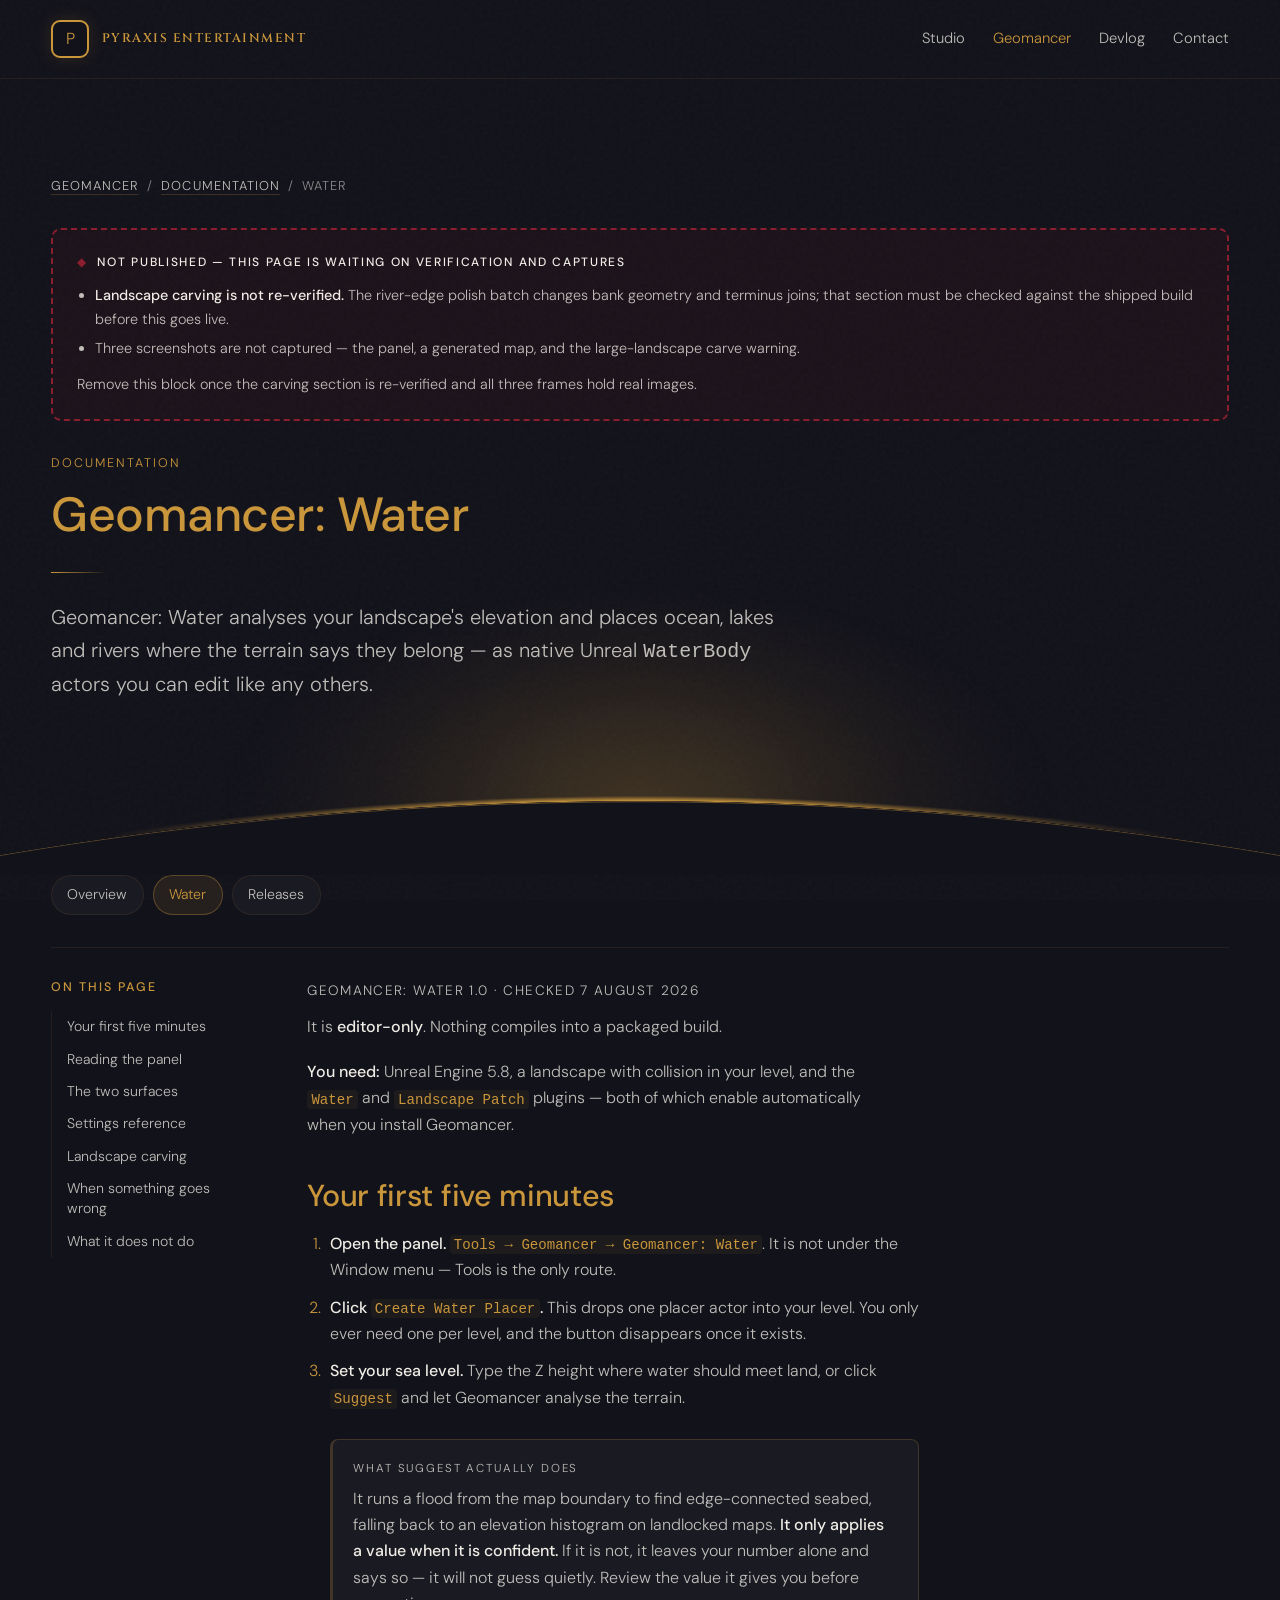
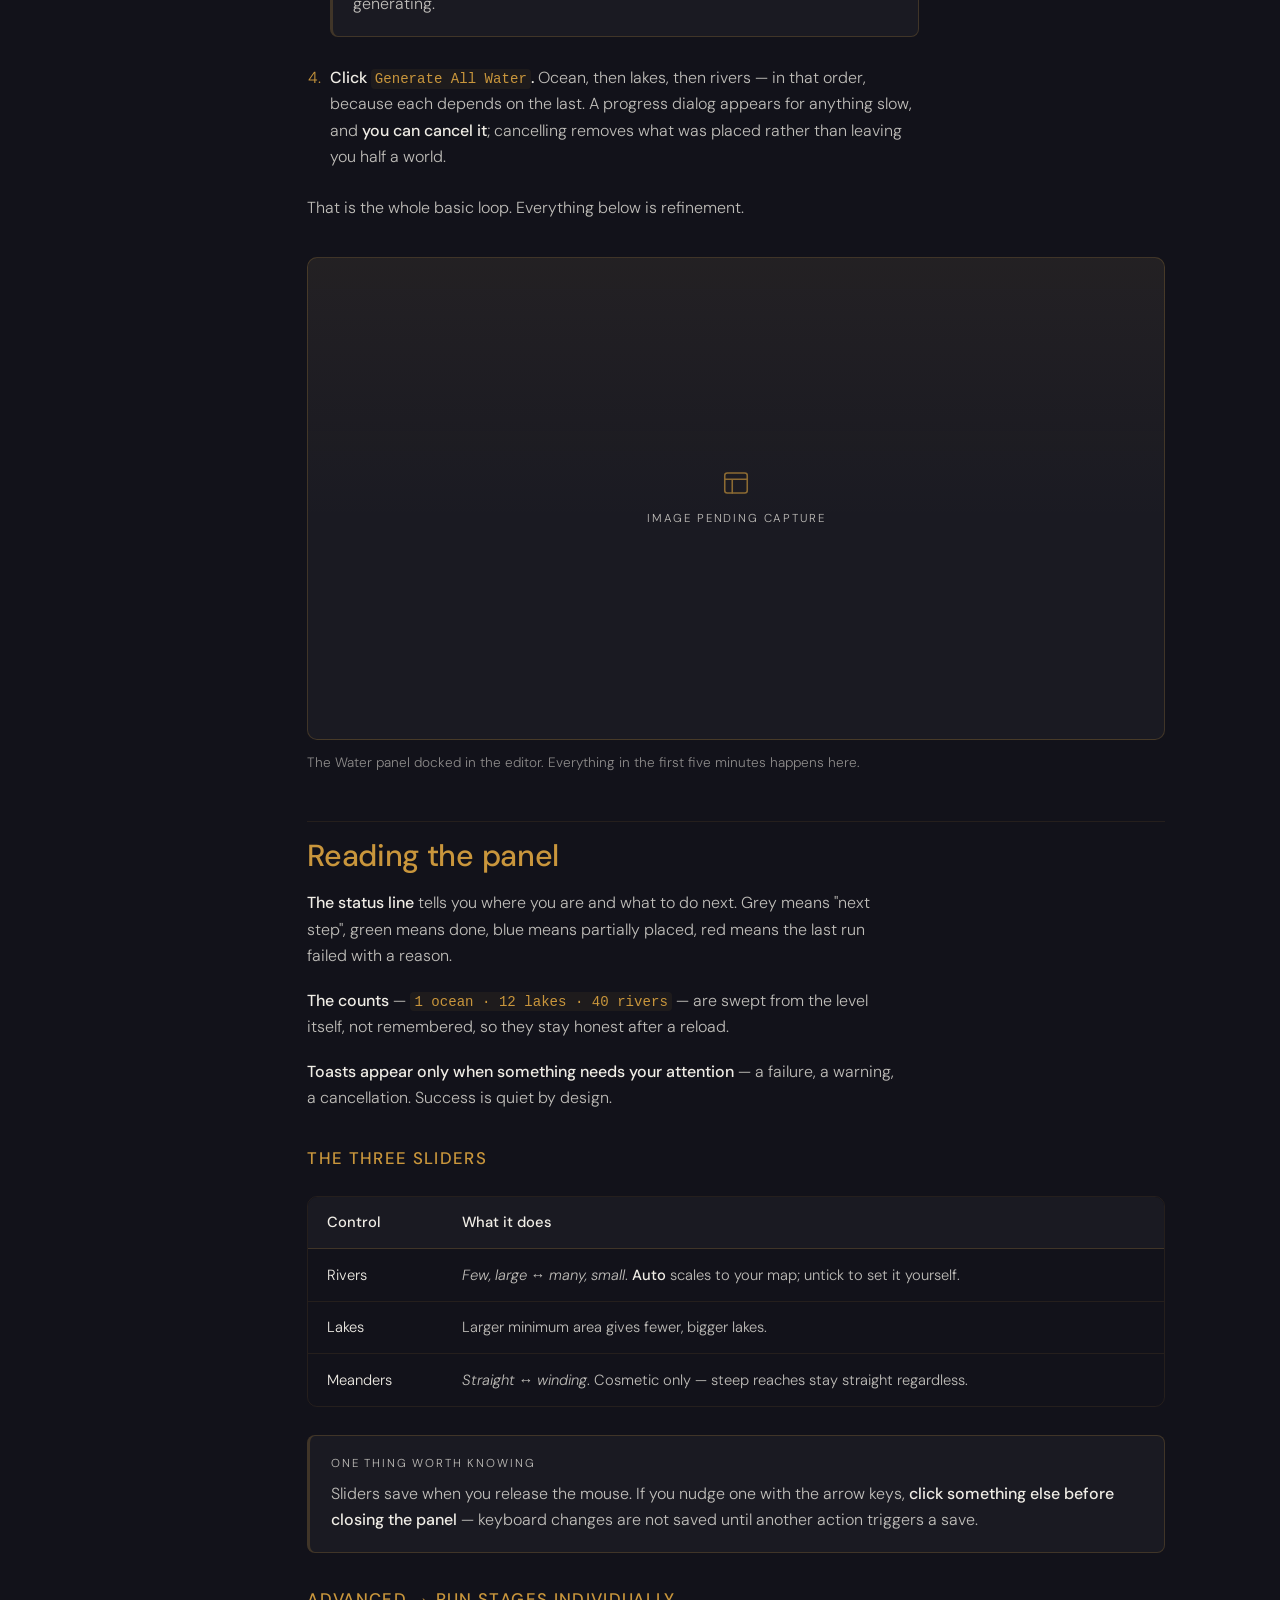
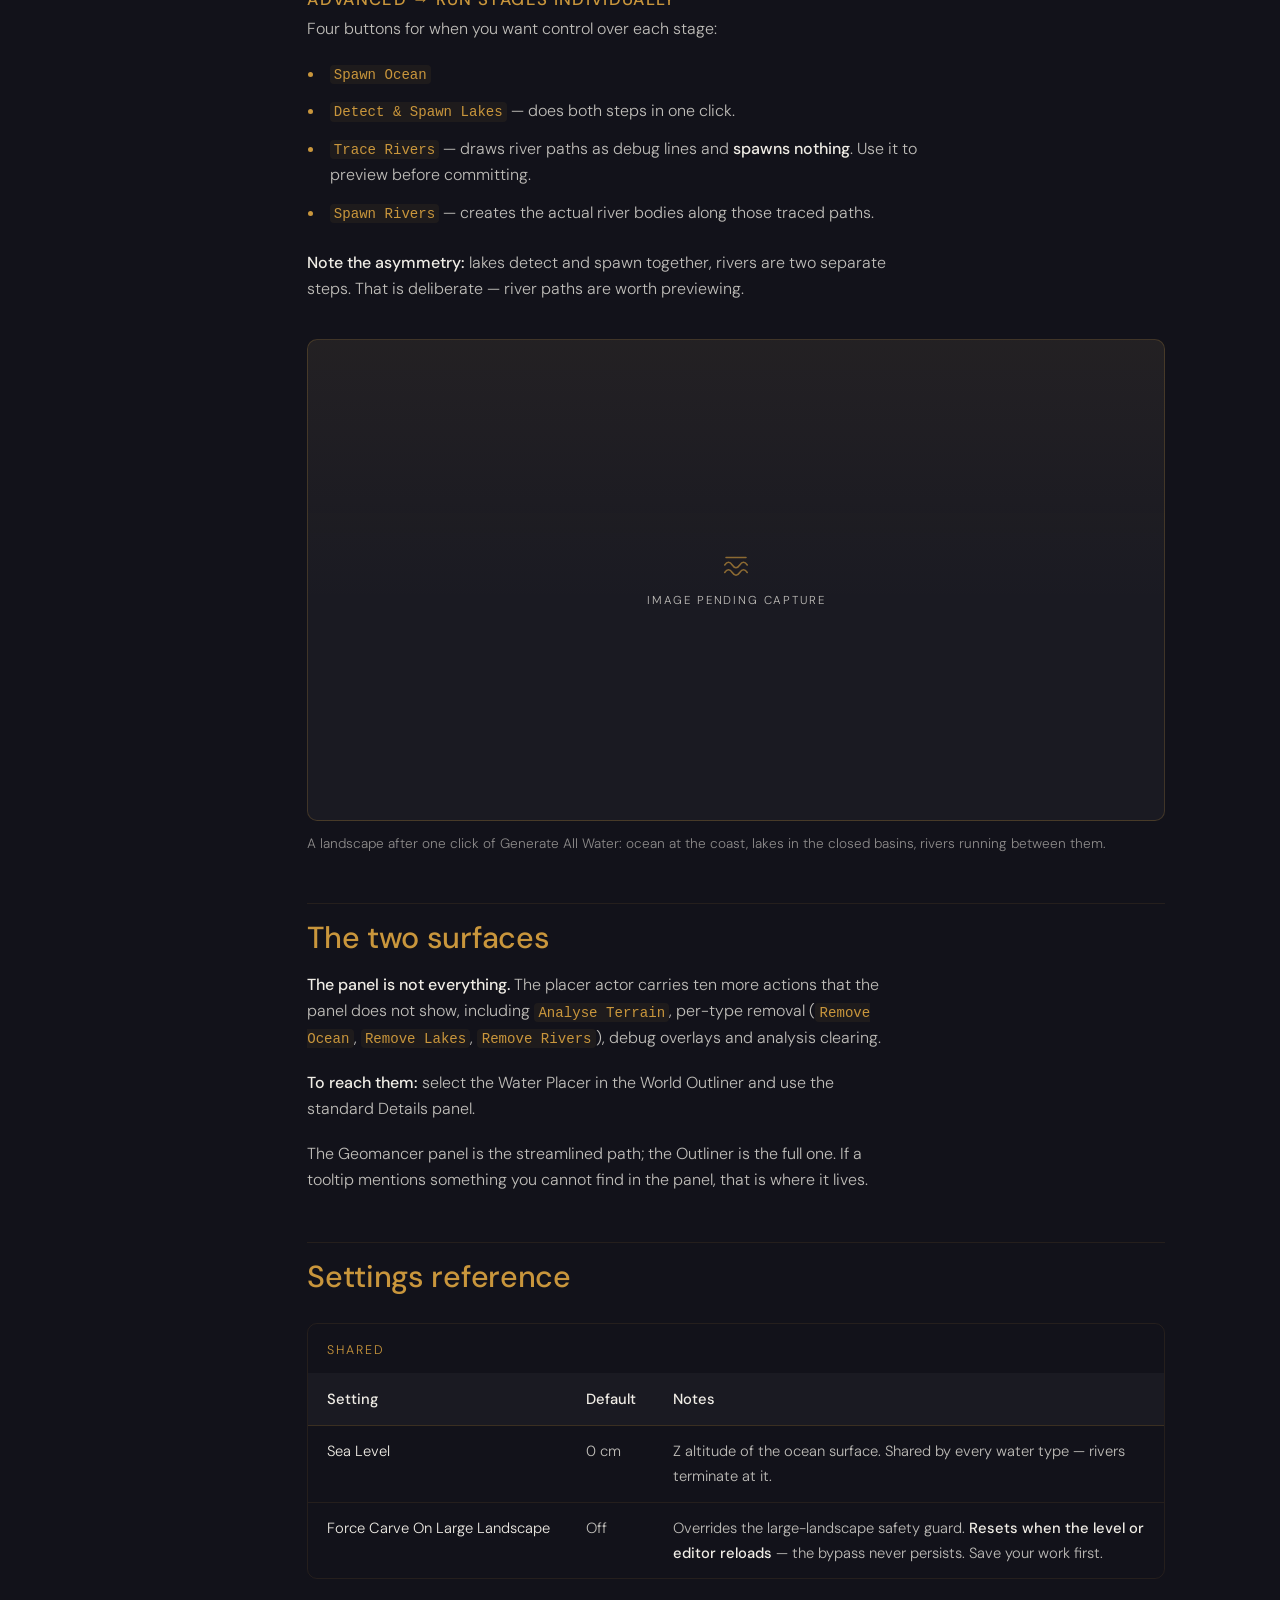
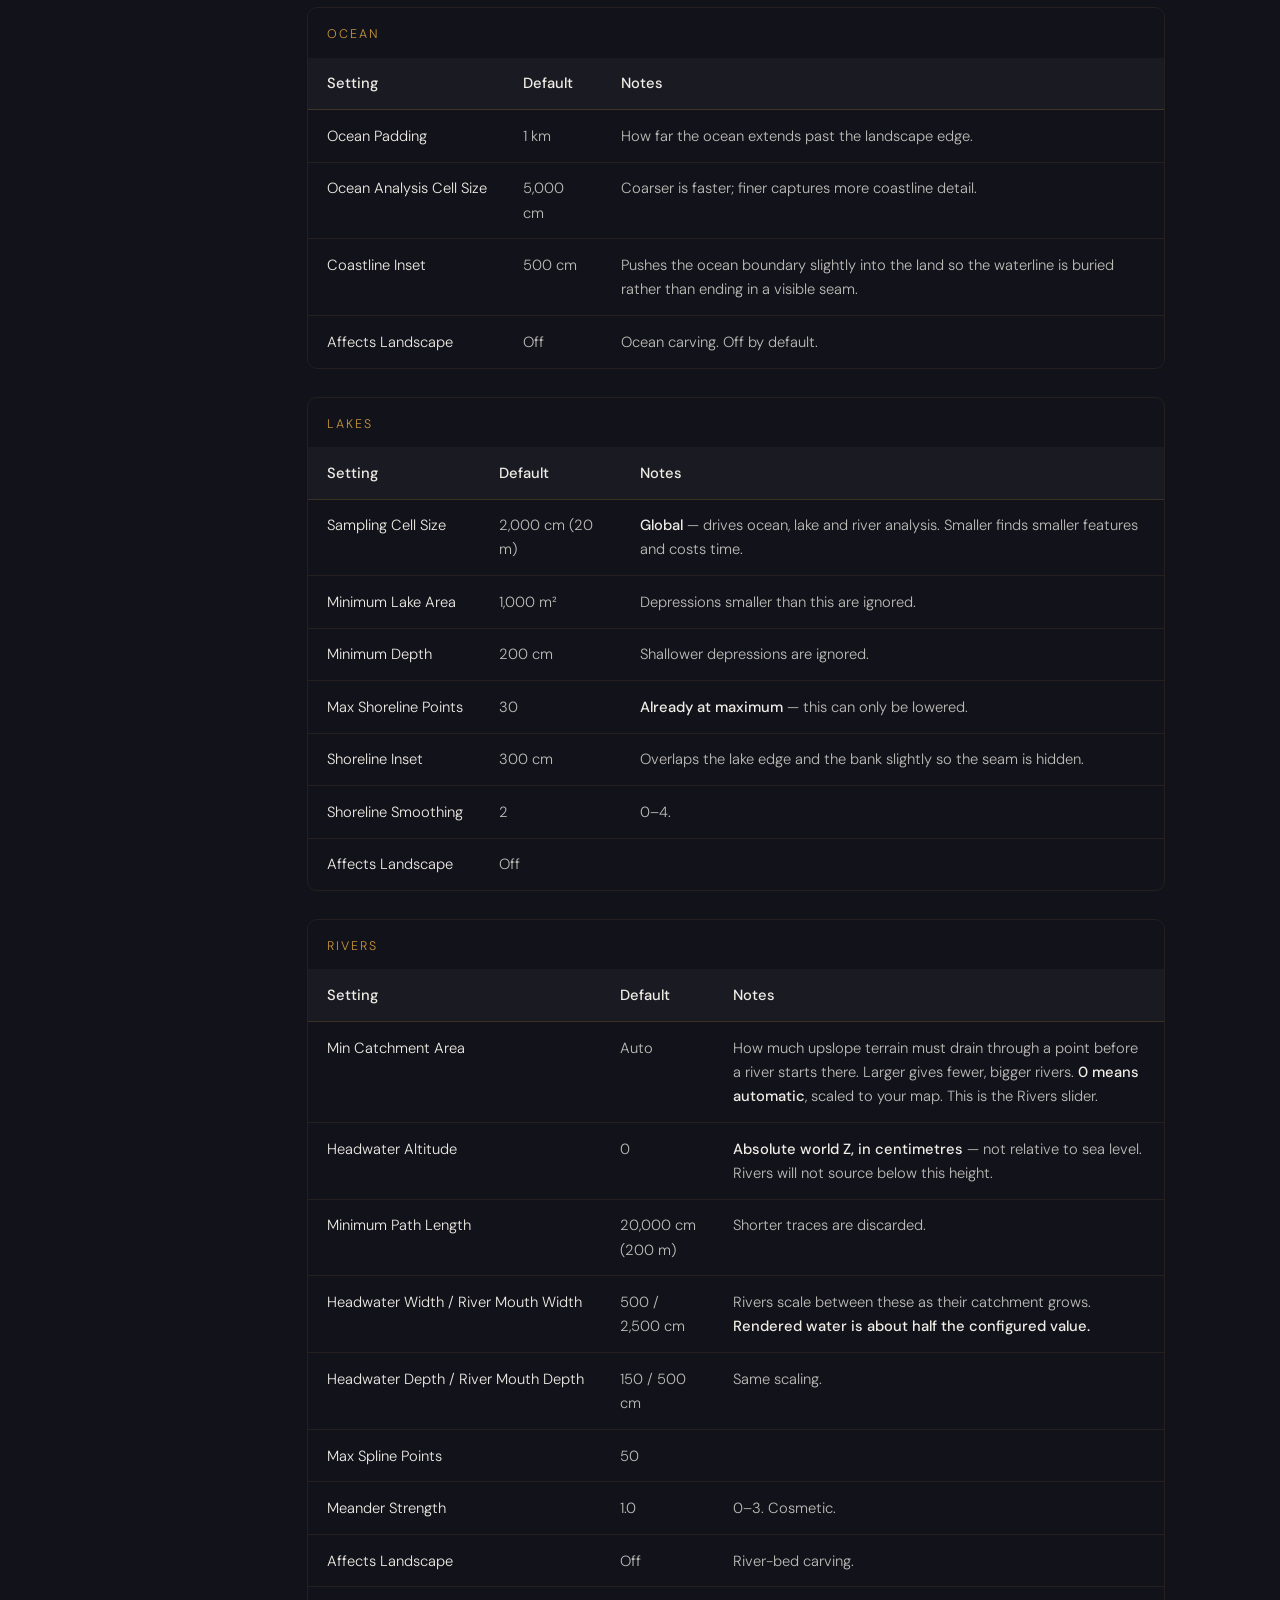
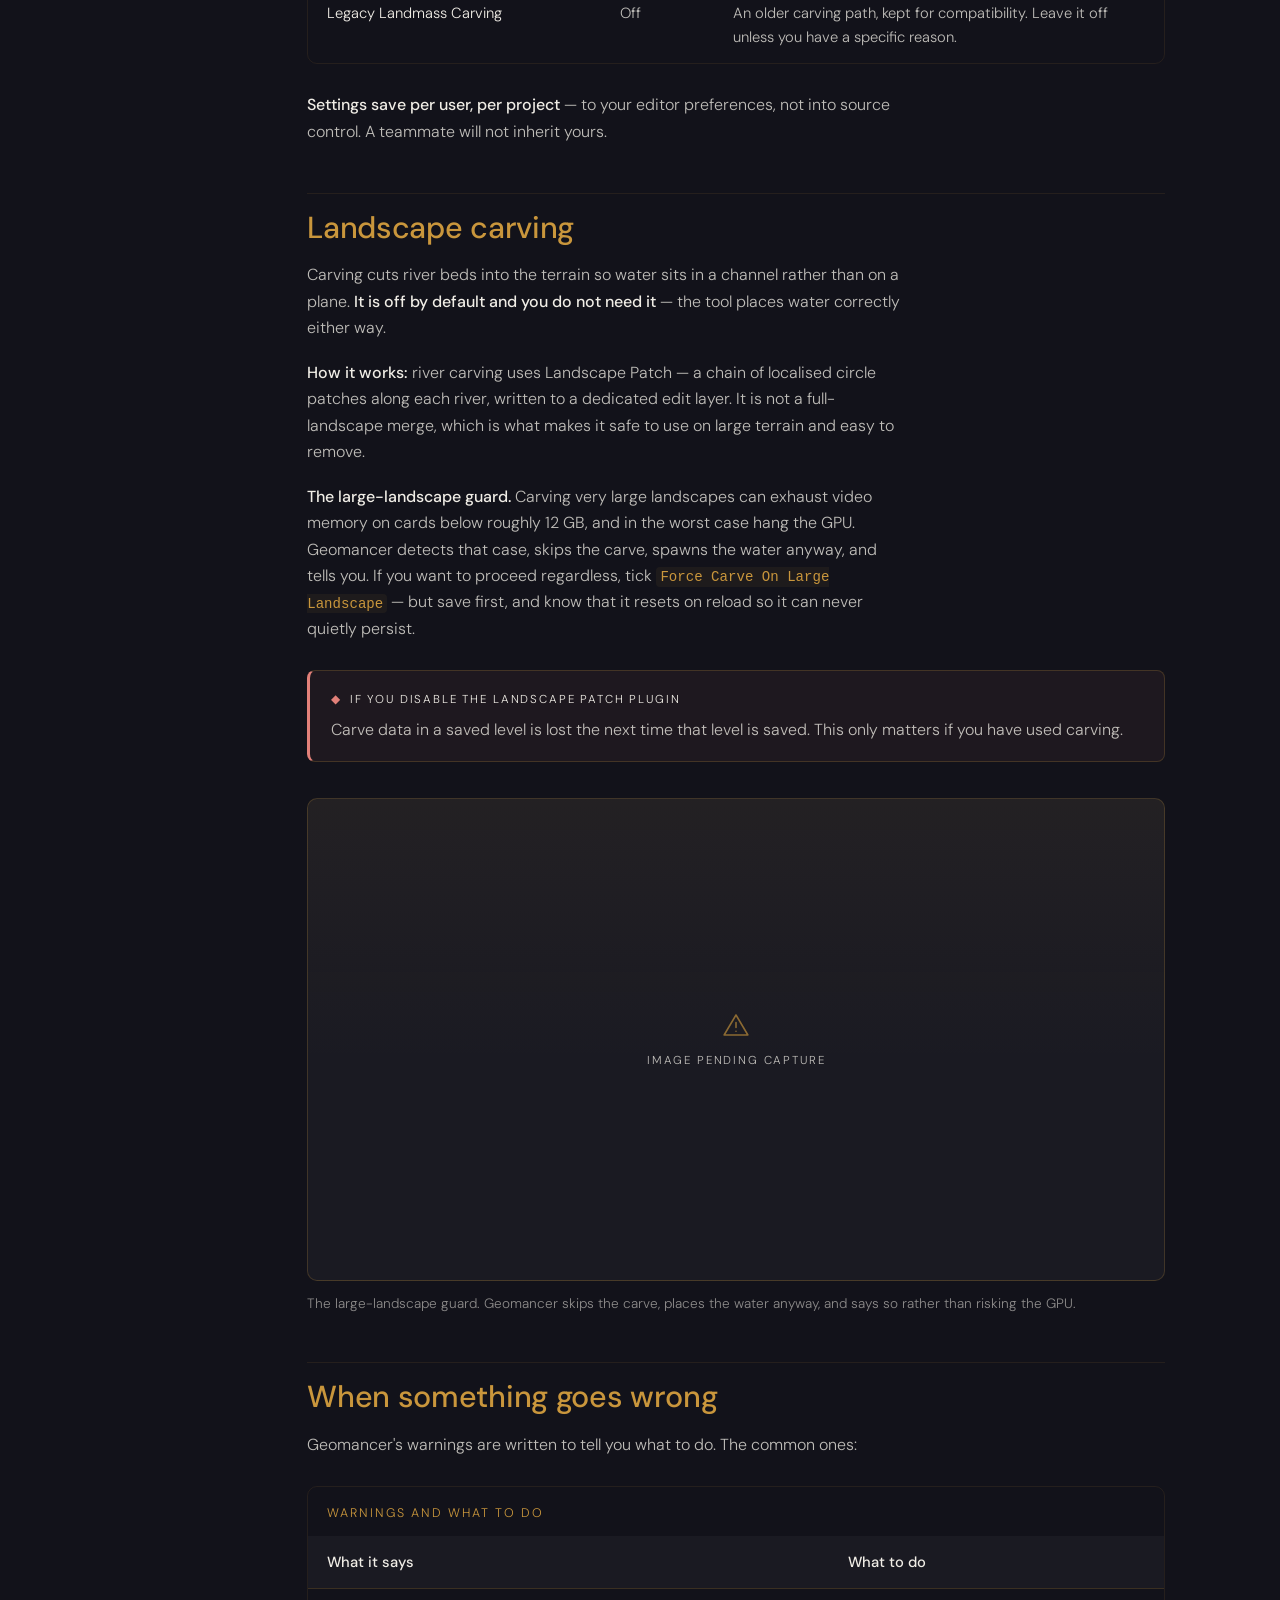
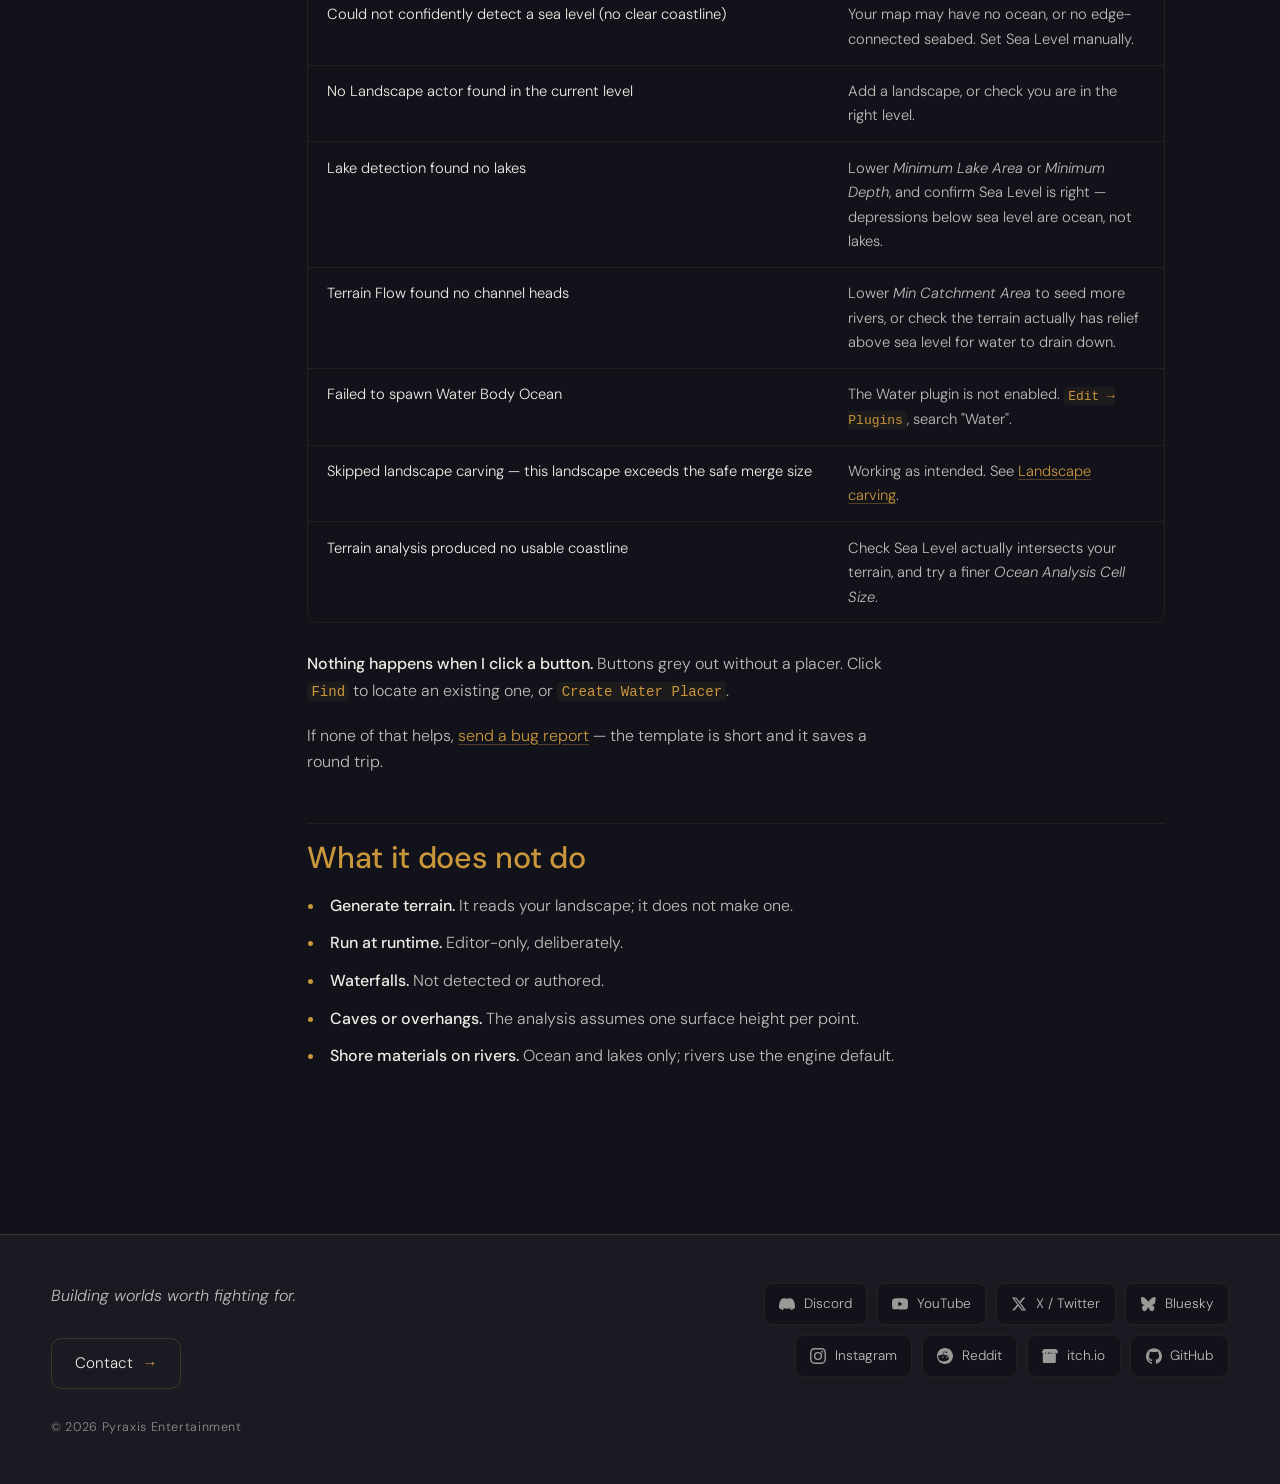
<file: geomancer/docs/water/index.html>
<!DOCTYPE html>
<html lang="en">
<head>
    <meta charset="UTF-8">
    <meta name="viewport" content="width=device-width, initial-scale=1.0">
    <title>Water — Geomancer documentation — Pyraxis Entertainment</title>
    <meta name="description" content="The complete guide to Geomancer: Water for Unreal Engine 5. The panel, every setting, landscape carving, and what each warning means.">
    <link rel="canonical" href="https://pyraxisentertainment.com/geomancer/docs/water/">
    <meta property="og:title" content="Geomancer: Water — user guide">
    <meta property="og:description" content="The complete guide to Geomancer: Water for Unreal Engine 5. The panel, every setting, landscape carving, and what each warning means.">
    <meta property="og:url" content="https://pyraxisentertainment.com/geomancer/docs/water/">
    <meta property="og:type" content="article">
    <meta property="og:image" content="https://pyraxisentertainment.com/assets/og-image.jpg">
    <meta property="og:image:alt" content="Aerial view of an island in Unreal Engine: ocean, lakes and winding rivers, shorelines shaded by shallow-water materials.">
    <meta name="twitter:card" content="summary_large_image">
    <meta name="theme-color" content="#12121A">
    <link rel="icon" type="image/svg+xml" href="../../../favicon.svg">
    <link rel="icon" type="image/x-icon" href="../../../favicon.ico">
    <link rel="icon" type="image/png" sizes="32x32" href="../../../favicon-32.png">
    <link rel="icon" type="image/png" sizes="64x64" href="../../../favicon-64.png">
    <link rel="icon" type="image/png" sizes="128x128" href="../../../favicon-128.png">
    <link rel="apple-touch-icon" href="../../../apple-touch-icon.png">
    <link rel="stylesheet" href="../../../assets/site.css">

    <!-- Structured data. Must not assert anything this page does not already
         say out loud — see index.html for the full note.

         dateModified TRACKS THE VISIBLE "Checked" STAMP in .doc-version below,
         and the two are updated together or not at all. When the stamp moves,
         move this with it. -->
    <script type="application/ld+json">
    {
        "@context": "https://schema.org",
        "@type": "TechArticle",
        "headline": "Geomancer: Water",
        "description": "The complete guide to Geomancer: Water for Unreal Engine 5. The panel, every setting, landscape carving, and what each warning means.",
        "url": "https://pyraxisentertainment.com/geomancer/docs/water/",
        "dateModified": "2026-08-07",
        "publisher": {
            "@type": "Organization",
            "name": "Pyraxis Entertainment",
            "url": "https://pyraxisentertainment.com/"
        }
    }
    </script>
</head>
<body>
    <a class="skip-link" href="#main">Skip to content</a>

    <header class="site-header">
        <div class="wrap">
            <a class="brand" href="../../../">
                <span class="brand-mark" aria-hidden="true">P</span>
                <span class="brand-name">Pyraxis Entertainment</span>
            </a>
            <nav class="site-nav" aria-label="Primary">
                <a href="../../../">Studio</a>
                <a href="../../../geomancer/" aria-current="true">Geomancer</a>
                <a href="../../../devlog/">Devlog</a>
                <a href="../../../contact/">Contact</a>
            </nav>
        </div>
    </header>

    <main id="main">
        <section class="hero">
            <div class="wrap">
                <p class="breadcrumb"><a href="../../">Geomancer</a><span aria-hidden="true">/</span><a href="../">Documentation</a><span aria-hidden="true">/</span>Water</p>

                <!-- REMOVE THIS BLOCK BEFORE THE SITE GOES LIVE.
                     See README.md, "Publishing". -->
                <div class="pending" role="note">
                    <p class="pending-label">Not published — this page is waiting on verification and captures</p>
                    <ul>
                        <li><strong>Landscape carving is not re-verified.</strong> The river-edge polish batch changes bank geometry and terminus joins; that section must be checked against the shipped build before this goes live.</li>
                        <li>Three screenshots are not captured — the panel, a generated map, and the large-landscape carve warning.</li>
                    </ul>
                    <p class="pending-note">Remove this block once the carving section is re-verified and all three frames hold real images.</p>
                </div>

                <p class="eyebrow">Documentation</p>
                <h1>Geomancer: Water</h1>
                <hr class="rule">
                <p class="lede">Geomancer: Water analyses your landscape's elevation and places ocean, lakes and rivers where the terrain says they belong — as native Unreal <code>WaterBody</code> actors you can edit like any others.</p>
            </div>
        </section>

        <section class="section-flush">
            <div class="wrap">
                <ul class="doc-nav">
                    <li><a href="../">Overview</a></li>
                    <li><a href="./" aria-current="page">Water</a></li>
                    <li><a href="../../changelog/">Releases</a></li>
                </ul>

                <div class="doc-layout">
                    <nav class="doc-toc" aria-label="On this page">
                        <h2>On this page</h2>
                        <ol>
                            <li><a href="#first-five-minutes">Your first five minutes</a></li>
                            <li><a href="#reading-the-panel">Reading the panel</a></li>
                            <li><a href="#two-surfaces">The two surfaces</a></li>
                            <li><a href="#settings">Settings reference</a></li>
                            <li><a href="#carving">Landscape carving</a></li>
                            <li><a href="#troubleshooting">When something goes wrong</a></li>
                            <li><a href="#limits">What it does not do</a></li>
                        </ol>
                    </nav>

                    <div class="doc-body">
                        <p class="doc-version">Geomancer: Water 1.0 &middot; Checked 7 August 2026</p>

                        <p>It is <strong>editor-only</strong>. Nothing compiles into a packaged build.</p>

                        <p><strong>You need:</strong> Unreal Engine 5.8, a landscape with collision in your level, and the <code>Water</code> and <code>Landscape Patch</code> plugins — both of which enable automatically when you install Geomancer.</p>

                        <h2 id="first-five-minutes">Your first five minutes</h2>

                        <!-- A real <ol>. This was four <p><strong>1. …</strong></p> blocks
                             with the numbers typed by hand — the most important procedure
                             in the docs, and it did not scan as a procedure. .doc-body
                             li::marker is already gold, so hanging gold numerals come for
                             free and the numbers stop being copy that can go out of order.

                             The Suggest callout sits INSIDE step 3, not between steps: it
                             is a note about that step, and nesting it keeps this one list
                             rather than two with a restarted count. -->
                        <ol>
                            <li><strong>Open the panel.</strong> <code>Tools &rarr; Geomancer &rarr; Geomancer: Water</code>. It is not under the Window menu — Tools is the only route.</li>

                            <li><strong>Click <code>Create Water Placer</code>.</strong> This drops one placer actor into your level. You only ever need one per level, and the button disappears once it exists.</li>

                            <li><strong>Set your sea level.</strong> Type the Z height where water should meet land, or click <code>Suggest</code> and let Geomancer analyse the terrain.

                                <div class="callout" role="note">
                                    <p class="callout-label">What Suggest actually does</p>
                                    <p>It runs a flood from the map boundary to find edge-connected seabed, falling back to an elevation histogram on landlocked maps. <strong>It only applies a value when it is confident.</strong> If it is not, it leaves your number alone and says so — it will not guess quietly. Review the value it gives you before generating.</p>
                                </div>
                            </li>

                            <li><strong>Click <code>Generate All Water</code>.</strong> Ocean, then lakes, then rivers — in that order, because each depends on the last. A progress dialog appears for anything slow, and <strong>you can cancel it</strong>; cancelling removes what was placed rather than leaving you half a world.</li>
                        </ol>

                        <p>That is the whole basic loop. Everything below is refinement.</p>

                        <figure>
                            <!-- RESERVED — the Water panel in the editor.
                                 Capture to Docs_Water_Panel.png, run
                                 tools/derive-shots.py, then replace this
                                 .frame-pending with:

                                   <picture>
                                     <source srcset="../../../assets/shots/geomancer-docs-panel.webp" type="image/webp">
                                     <img src="../../../assets/shots/geomancer-docs-panel.jpg"
                                          width="W" height="H" loading="lazy" decoding="async"
                                          alt="The Geomancer: Water panel docked in the Unreal editor, showing the status line, the Create Water Placer button and the three sliders.">
                                   </picture> -->
                            <div class="frame-pending">
                                <svg viewBox="0 0 24 24" aria-hidden="true"><rect x="3" y="4" width="18" height="16" rx="2"/><path d="M3 9h18M9 9v11"/></svg>
                                <p>Image pending capture</p>
                            </div>
                            <figcaption>The Water panel docked in the editor. Everything in the first five minutes happens here.</figcaption>
                        </figure>

                        <h2 id="reading-the-panel">Reading the panel</h2>

                        <p><strong>The status line</strong> tells you where you are and what to do next. Grey means "next step", green means done, blue means partially placed, red means the last run failed with a reason.</p>

                        <p><strong>The counts</strong> — <code>1 ocean &middot; 12 lakes &middot; 40 rivers</code> — are swept from the level itself, not remembered, so they stay honest after a reload.</p>

                        <p><strong>Toasts appear only when something needs your attention</strong> — a failure, a warning, a cancellation. Success is quiet by design.</p>

                        <h3>The three sliders</h3>

                        <div class="table-wrap" tabindex="0" role="region" aria-label="The three sliders">
                            <table>
                                <thead>
                                    <tr><th scope="col">Control</th><th scope="col">What it does</th></tr>
                                </thead>
                                <tbody>
                                    <tr><td>Rivers</td><td><em>Few, large</em> &harr; <em>many, small</em>. <strong>Auto</strong> scales to your map; untick to set it yourself.</td></tr>
                                    <tr><td>Lakes</td><td>Larger minimum area gives fewer, bigger lakes.</td></tr>
                                    <tr><td>Meanders</td><td><em>Straight</em> &harr; <em>winding</em>. Cosmetic only — steep reaches stay straight regardless.</td></tr>
                                </tbody>
                            </table>
                        </div>

                        <div class="callout" role="note">
                            <p class="callout-label">One thing worth knowing</p>
                            <p>Sliders save when you release the mouse. If you nudge one with the arrow keys, <strong>click something else before closing the panel</strong> — keyboard changes are not saved until another action triggers a save.</p>
                        </div>

                        <h3>Advanced &rarr; Run stages individually</h3>

                        <p>Four buttons for when you want control over each stage:</p>

                        <ul>
                            <li><code>Spawn Ocean</code></li>
                            <li><code>Detect &amp; Spawn Lakes</code> — does both steps in one click.</li>
                            <li><code>Trace Rivers</code> — draws river paths as debug lines and <strong>spawns nothing</strong>. Use it to preview before committing.</li>
                            <li><code>Spawn Rivers</code> — creates the actual river bodies along those traced paths.</li>
                        </ul>

                        <p><strong>Note the asymmetry:</strong> lakes detect and spawn together, rivers are two separate steps. That is deliberate — river paths are worth previewing.</p>

                        <figure>
                            <!-- RESERVED — a generated map.
                                 Capture to Docs_Water_Generated.png, run
                                 tools/derive-shots.py, then replace this
                                 .frame-pending with a <picture> pointing at
                                 ../../../assets/shots/geomancer-docs-generated.{webp,jpg} -->
                            <div class="frame-pending">
                                <svg viewBox="0 0 24 24" aria-hidden="true"><path d="M3 18c2-3 4-3 6 0s4 3 6 0 4-3 6 0"/><path d="M3 12c2-3 4-3 6 0s4 3 6 0 4-3 6 0"/><path d="M4 6h16"/></svg>
                                <p>Image pending capture</p>
                            </div>
                            <figcaption>A landscape after one click of Generate All Water: ocean at the coast, lakes in the closed basins, rivers running between them.</figcaption>
                        </figure>

                        <h2 id="two-surfaces">The two surfaces</h2>

                        <p><strong>The panel is not everything.</strong> The placer actor carries ten more actions that the panel does not show, including <code>Analyse Terrain</code>, per-type removal (<code>Remove Ocean</code>, <code>Remove Lakes</code>, <code>Remove Rivers</code>), debug overlays and analysis clearing.</p>

                        <p><strong>To reach them:</strong> select the Water Placer in the World Outliner and use the standard Details panel.</p>

                        <p>The Geomancer panel is the streamlined path; the Outliner is the full one. If a tooltip mentions something you cannot find in the panel, that is where it lives.</p>

                        <h2 id="settings">Settings reference</h2>

                        <div class="table-wrap" tabindex="0" role="region" aria-label="Shared settings">
                            <table>
                                <caption>Shared</caption>
                                <thead>
                                    <tr><th scope="col">Setting</th><th scope="col">Default</th><th scope="col">Notes</th></tr>
                                </thead>
                                <tbody>
                                    <tr><td>Sea Level</td><td>0 cm</td><td>Z altitude of the ocean surface. Shared by every water type — rivers terminate at it.</td></tr>
                                    <tr><td>Force Carve On Large Landscape</td><td>Off</td><td>Overrides the large-landscape safety guard. <strong>Resets when the level or editor reloads</strong> — the bypass never persists. Save your work first.</td></tr>
                                </tbody>
                            </table>
                        </div>

                        <div class="table-wrap" tabindex="0" role="region" aria-label="Ocean settings">
                            <table>
                                <caption>Ocean</caption>
                                <thead>
                                    <tr><th scope="col">Setting</th><th scope="col">Default</th><th scope="col">Notes</th></tr>
                                </thead>
                                <tbody>
                                    <tr><td>Ocean Padding</td><td>1 km</td><td>How far the ocean extends past the landscape edge.</td></tr>
                                    <tr><td>Ocean Analysis Cell Size</td><td>5,000 cm</td><td>Coarser is faster; finer captures more coastline detail.</td></tr>
                                    <tr><td>Coastline Inset</td><td>500 cm</td><td>Pushes the ocean boundary slightly into the land so the waterline is buried rather than ending in a visible seam.</td></tr>
                                    <tr><td>Affects Landscape</td><td>Off</td><td>Ocean carving. Off by default.</td></tr>
                                </tbody>
                            </table>
                        </div>

                        <div class="table-wrap" tabindex="0" role="region" aria-label="Lake settings">
                            <table>
                                <caption>Lakes</caption>
                                <thead>
                                    <tr><th scope="col">Setting</th><th scope="col">Default</th><th scope="col">Notes</th></tr>
                                </thead>
                                <tbody>
                                    <tr><td>Sampling Cell Size</td><td>2,000 cm (20 m)</td><td><strong>Global</strong> — drives ocean, lake and river analysis. Smaller finds smaller features and costs time.</td></tr>
                                    <tr><td>Minimum Lake Area</td><td>1,000 m&sup2;</td><td>Depressions smaller than this are ignored.</td></tr>
                                    <tr><td>Minimum Depth</td><td>200 cm</td><td>Shallower depressions are ignored.</td></tr>
                                    <tr><td>Max Shoreline Points</td><td>30</td><td><strong>Already at maximum</strong> — this can only be lowered.</td></tr>
                                    <tr><td>Shoreline Inset</td><td>300 cm</td><td>Overlaps the lake edge and the bank slightly so the seam is hidden.</td></tr>
                                    <tr><td>Shoreline Smoothing</td><td>2</td><td>0&ndash;4.</td></tr>
                                    <tr><td>Affects Landscape</td><td>Off</td><td></td></tr>
                                </tbody>
                            </table>
                        </div>

                        <div class="table-wrap" tabindex="0" role="region" aria-label="River settings">
                            <table>
                                <caption>Rivers</caption>
                                <thead>
                                    <tr><th scope="col">Setting</th><th scope="col">Default</th><th scope="col">Notes</th></tr>
                                </thead>
                                <tbody>
                                    <tr><td>Min Catchment Area</td><td>Auto</td><td>How much upslope terrain must drain through a point before a river starts there. Larger gives fewer, bigger rivers. <strong>0 means automatic</strong>, scaled to your map. This is the Rivers slider.</td></tr>
                                    <tr><td>Headwater Altitude</td><td>0</td><td><strong>Absolute world Z, in centimetres</strong> — not relative to sea level. Rivers will not source below this height.</td></tr>
                                    <tr><td>Minimum Path Length</td><td>20,000 cm (200 m)</td><td>Shorter traces are discarded.</td></tr>
                                    <tr><td>Headwater Width / River Mouth Width</td><td>500 / 2,500 cm</td><td>Rivers scale between these as their catchment grows. <strong>Rendered water is about half the configured value.</strong></td></tr>
                                    <tr><td>Headwater Depth / River Mouth Depth</td><td>150 / 500 cm</td><td>Same scaling.</td></tr>
                                    <tr><td>Max Spline Points</td><td>50</td><td></td></tr>
                                    <tr><td>Meander Strength</td><td>1.0</td><td>0&ndash;3. Cosmetic.</td></tr>
                                    <tr><td>Affects Landscape</td><td>Off</td><td>River-bed carving.</td></tr>
                                    <tr><td>Legacy Landmass Carving</td><td>Off</td><td>An older carving path, kept for compatibility. Leave it off unless you have a specific reason.</td></tr>
                                </tbody>
                            </table>
                        </div>

                        <p><strong>Settings save per user, per project</strong> — to your editor preferences, not into source control. A teammate will not inherit yours.</p>

                        <h2 id="carving">Landscape carving</h2>

                        <p>Carving cuts river beds into the terrain so water sits in a channel rather than on a plane. <strong>It is off by default and you do not need it</strong> — the tool places water correctly either way.</p>

                        <p><strong>How it works:</strong> river carving uses Landscape Patch — a chain of localised circle patches along each river, written to a dedicated edit layer. It is not a full-landscape merge, which is what makes it safe to use on large terrain and easy to remove.</p>

                        <p><strong>The large-landscape guard.</strong> Carving very large landscapes can exhaust video memory on cards below roughly 12&nbsp;GB, and in the worst case hang the GPU. Geomancer detects that case, skips the carve, spawns the water anyway, and tells you. If you want to proceed regardless, tick <code>Force Carve On Large Landscape</code> — but save first, and know that it resets on reload so it can never quietly persist.</p>

                        <div class="callout callout--warn" role="note">
                            <p class="callout-label">If you disable the Landscape Patch plugin</p>
                            <p>Carve data in a saved level is lost the next time that level is saved. This only matters if you have used carving.</p>
                        </div>

                        <figure>
                            <!-- RESERVED — the large-landscape carve guard warning.
                                 Capture to Docs_Water_CarveGuard.png, run
                                 tools/derive-shots.py, then replace this
                                 .frame-pending with a <picture> pointing at
                                 ../../../assets/shots/geomancer-docs-carveguard.{webp,jpg} -->
                            <div class="frame-pending">
                                <svg viewBox="0 0 24 24" aria-hidden="true"><path d="M12 4 2.5 20h19L12 4Z"/><path d="M12 10v4M12 17h.01"/></svg>
                                <p>Image pending capture</p>
                            </div>
                            <figcaption>The large-landscape guard. Geomancer skips the carve, places the water anyway, and says so rather than risking the GPU.</figcaption>
                        </figure>

                        <h2 id="troubleshooting">When something goes wrong</h2>

                        <p>Geomancer's warnings are written to tell you what to do. The common ones:</p>

                        <div class="table-wrap" tabindex="0" role="region" aria-label="Warnings and what to do">
                            <table>
                                <caption>Warnings and what to do</caption>
                                <thead>
                                    <tr><th scope="col">What it says</th><th scope="col">What to do</th></tr>
                                </thead>
                                <tbody>
                                    <tr><td>Could not confidently detect a sea level (no clear coastline)</td><td>Your map may have no ocean, or no edge-connected seabed. Set Sea Level manually.</td></tr>
                                    <tr><td>No Landscape actor found in the current level</td><td>Add a landscape, or check you are in the right level.</td></tr>
                                    <tr><td>Lake detection found no lakes</td><td>Lower <em>Minimum Lake Area</em> or <em>Minimum Depth</em>, and confirm Sea Level is right — depressions below sea level are ocean, not lakes.</td></tr>
                                    <tr><td>Terrain Flow found no channel heads</td><td>Lower <em>Min Catchment Area</em> to seed more rivers, or check the terrain actually has relief above sea level for water to drain down.</td></tr>
                                    <tr><td>Failed to spawn Water Body Ocean</td><td>The Water plugin is not enabled. <code>Edit &rarr; Plugins</code>, search "Water".</td></tr>
                                    <tr><td>Skipped landscape carving — this landscape exceeds the safe merge size</td><td>Working as intended. See <a href="#carving">Landscape carving</a>.</td></tr>
                                    <tr><td>Terrain analysis produced no usable coastline</td><td>Check Sea Level actually intersects your terrain, and try a finer <em>Ocean Analysis Cell Size</em>.</td></tr>
                                </tbody>
                            </table>
                        </div>

                        <p><strong>Nothing happens when I click a button.</strong> Buttons grey out without a placer. Click <code>Find</code> to locate an existing one, or <code>Create Water Placer</code>.</p>

                        <p>If none of that helps, <a href="../#bug-report">send a bug report</a> — the template is short and it saves a round trip.</p>

                        <h2 id="limits">What it does not do</h2>

                        <ul>
                            <li><strong>Generate terrain.</strong> It reads your landscape; it does not make one.</li>
                            <li><strong>Run at runtime.</strong> Editor-only, deliberately.</li>
                            <li><strong>Waterfalls.</strong> Not detected or authored.</li>
                            <li><strong>Caves or overhangs.</strong> The analysis assumes one surface height per point.</li>
                            <li><strong>Shore materials on rivers.</strong> Ocean and lakes only; rivers use the engine default.</li>
                        </ul>
                    </div>
                </div>
            </div>
        </section>
    </main>

    <footer class="site-footer">
        <div class="wrap">
            <p class="footer-tagline">Building worlds worth fighting for.</p>
            <p class="footer-contact">
                <a class="btn" href="../../../contact/">Contact <span class="btn-arrow" aria-hidden="true">&rarr;</span></a>
            </p>
            <nav class="follow" aria-label="Follow the studio">
                <a href="https://discord.gg/krRfyV6c7s" target="_blank" rel="noopener noreferrer">
                    <svg viewBox="0 0 24 24" aria-hidden="true"><path d="M20.317 4.37a19.791 19.791 0 0 0-4.885-1.515.074.074 0 0 0-.079.037c-.21.375-.444.864-.608 1.25a18.27 18.27 0 0 0-5.487 0 12.64 12.64 0 0 0-.617-1.25.077.077 0 0 0-.079-.037A19.736 19.736 0 0 0 3.677 4.37a.07.07 0 0 0-.032.027C.533 9.046-.32 13.58.099 18.057a.082.082 0 0 0 .031.057 19.9 19.9 0 0 0 5.993 3.03.078.078 0 0 0 .084-.028 14.09 14.09 0 0 0 1.226-1.994.076.076 0 0 0-.041-.106 13.107 13.107 0 0 1-1.872-.892.077.077 0 0 1-.008-.128 10.2 10.2 0 0 0 .372-.292.074.074 0 0 1 .077-.01c3.928 1.793 8.18 1.793 12.062 0a.074.074 0 0 1 .078.01c.12.098.246.198.373.292a.077.077 0 0 1-.006.127 12.299 12.299 0 0 1-1.873.892.077.077 0 0 0-.041.107c.36.698.772 1.362 1.225 1.993a.076.076 0 0 0 .084.028 19.839 19.839 0 0 0 6.002-3.03.077.077 0 0 0 .032-.054c.5-5.177-.838-9.674-3.549-13.66a.061.061 0 0 0-.031-.03z"/></svg>
                    <span>Discord</span>
                </a>
                <a href="https://youtube.com/@PyraxisGames" target="_blank" rel="noopener noreferrer">
                    <svg viewBox="0 0 24 24" aria-hidden="true"><path d="M23.498 6.186a3.016 3.016 0 0 0-2.122-2.136C19.505 3.545 12 3.545 12 3.545s-7.505 0-9.377.505A3.017 3.017 0 0 0 .502 6.186C0 8.07 0 12 0 12s0 3.93.502 5.814a3.016 3.016 0 0 0 2.122 2.136c1.871.505 9.376.505 9.376.505s7.505 0 9.377-.505a3.015 3.015 0 0 0 2.122-2.136C24 15.93 24 12 24 12s0-3.93-.502-5.814zM9.545 15.568V8.432L15.818 12l-6.273 3.568z"/></svg>
                    <span>YouTube</span>
                </a>
                <a href="https://x.com/PyraxisGames" target="_blank" rel="noopener noreferrer">
                    <svg viewBox="0 0 24 24" aria-hidden="true"><path d="M18.244 2.25h3.308l-7.227 8.26 8.502 11.24H16.17l-5.214-6.817L4.99 21.75H1.68l7.73-8.835L1.254 2.25H8.08l4.713 6.231zm-1.161 17.52h1.833L7.084 4.126H5.117z"/></svg>
                    <span>X / Twitter</span>
                </a>
                <a href="https://bsky.app/profile/pyraxisgames.bsky.social" target="_blank" rel="noopener noreferrer">
                    <svg viewBox="0 0 24 24" aria-hidden="true"><path d="M12 10.8c-1.087-2.114-4.046-6.053-6.798-7.995C2.566.944 1.561 1.266.902 1.565.139 1.908 0 3.08 0 3.768c0 .69.378 5.65.624 6.479.785 2.627 3.6 3.497 6.212 3.252-3.953.564-7.15 2.702-4.037 8.009C5.098 24.49 7.582 22.27 9.377 19.5c.818-1.263 1.199-2.632 1.44-3.318.241.686.621 2.055 1.44 3.318 1.795 2.77 4.28 4.99 6.578 2.008 3.112-5.307-.084-7.445-4.037-8.009 2.612.245 5.427-.625 6.212-3.252C21.622 9.418 22 4.458 22 3.768c0-.69-.139-1.86-.902-2.203-.659-.299-1.664-.621-4.3 1.24C14.046 4.747 11.087 8.686 10 10.8h2z"/></svg>
                    <span>Bluesky</span>
                </a>
                <a href="https://instagram.com/pyraxis_games" target="_blank" rel="noopener noreferrer">
                    <svg viewBox="0 0 24 24" aria-hidden="true"><path d="M12 2.163c3.204 0 3.584.012 4.85.07 3.252.148 4.771 1.691 4.919 4.919.058 1.265.069 1.645.069 4.849 0 3.205-.012 3.584-.069 4.849-.149 3.225-1.664 4.771-4.919 4.919-1.266.058-1.644.07-4.85.07-3.204 0-3.584-.012-4.849-.07-3.26-.149-4.771-1.699-4.919-4.92-.058-1.265-.07-1.644-.07-4.849 0-3.204.013-3.583.07-4.849.149-3.227 1.664-4.771 4.919-4.919 1.266-.057 1.645-.069 4.849-.069zM12 0C8.741 0 8.333.014 7.053.072 2.695.272.273 2.69.073 7.052.014 8.333 0 8.741 0 12c0 3.259.014 3.668.072 4.948.2 4.358 2.618 6.78 6.98 6.98C8.333 23.986 8.741 24 12 24c3.259 0 3.668-.014 4.948-.072 4.354-.2 6.782-2.618 6.979-6.98.059-1.28.073-1.689.073-4.948 0-3.259-.014-3.667-.072-4.947-.196-4.354-2.617-6.78-6.979-6.98C15.668.014 15.259 0 12 0zm0 5.838a6.162 6.162 0 1 0 0 12.324 6.162 6.162 0 0 0 0-12.324zM12 16a4 4 0 1 1 0-8 4 4 0 0 1 0 8zm6.406-11.845a1.44 1.44 0 1 0 0 2.881 1.44 1.44 0 0 0 0-2.881z"/></svg>
                    <span>Instagram</span>
                </a>
                <a href="https://reddit.com/r/PyraxisGames" target="_blank" rel="noopener noreferrer">
                    <svg viewBox="0 0 24 24" aria-hidden="true"><path d="M12 0C5.373 0 0 5.373 0 12c0 6.627 5.373 12 12 12s12-5.373 12-12c0-6.627-5.373-12-12-12zm6.066 13.98c.028.195.043.393.043.594 0 3.03-3.527 5.49-7.874 5.49-4.348 0-7.875-2.46-7.875-5.49 0-.21.017-.416.05-.618A1.624 1.624 0 0 1 1.5 12.5c0-.907.735-1.641 1.641-1.641.43 0 .82.166 1.113.437 1.18-.853 2.814-1.395 4.621-1.455l.912-4.3a.34.34 0 0 1 .404-.265l3.038.639c.192-.393.584-.667 1.042-.667a1.169 1.169 0 1 1 0 2.337 1.17 1.17 0 0 1-1.149-.95l-2.72-.571-.813 3.832c1.773.072 3.37.614 4.529 1.455.293-.268.68-.433 1.107-.433.906 0 1.64.734 1.64 1.641 0 .56-.28 1.054-.707 1.35l.008.07zM8.834 12.5a1.169 1.169 0 1 0 0 2.337 1.169 1.169 0 0 0 0-2.337zm6.332 0a1.169 1.169 0 1 0 0 2.337 1.169 1.169 0 0 0 0-2.337zm-5.246 3.785c-.083-.083-.083-.218 0-.3.083-.084.218-.084.3 0 .585.585 1.536.814 1.78.814s1.195-.23 1.78-.814c.083-.084.218-.084.3 0 .084.082.084.217 0 .3-.694.695-1.702.934-2.08.934-.378 0-1.386-.24-2.08-.934z"/></svg>
                    <span>Reddit</span>
                </a>
                <a href="https://pyraxisgames.itch.io" target="_blank" rel="noopener noreferrer">
                    <svg viewBox="0 0 24 24" aria-hidden="true"><path d="M3.13 1.338C2.08 1.96.02 4.328 0 4.95v1.03c0 1.303.963 2.412 2.204 2.412 1.386 0 2.476-1.088 2.476-2.41 0 1.322 1.02 2.41 2.405 2.41 1.386 0 2.405-1.088 2.405-2.41 0 1.322 1.063 2.41 2.45 2.41h.12c1.386 0 2.45-1.088 2.45-2.41 0 1.322 1.02 2.41 2.405 2.41 1.385 0 2.405-1.088 2.405-2.41 0 1.322 1.09 2.41 2.476 2.41C22.037 8.392 24 7.283 24 5.98V4.95c-.02-.622-2.08-2.99-3.13-3.612H3.13zm9.12 5.694c-.283.453-.704.965-1.372 1.268-.46.21-.918.27-1.378.27-.86 0-1.432-.332-1.768-.558-.39.254-.942.558-1.768.558-.46 0-.92-.06-1.378-.27-.642-.29-1.07-.77-1.37-1.203-.15.36-.32.638-.52.878-.363.437-.863.79-1.506.96V20.5c0 .602.535 1.839 1.81 2.162h15.952c1.275-.323 1.81-1.56 1.81-2.162V8.935c-.643-.17-1.143-.523-1.506-.96-.2-.24-.37-.517-.52-.877-.3.432-.727.912-1.37 1.202-.457.21-.917.27-1.377.27-.826 0-1.378-.304-1.768-.558-.336.226-.908.558-1.768.558-.46 0-.918-.06-1.378-.27-.668-.303-1.09-.815-1.372-1.268zM7.17 11.36c.006.007 2.382 2.862 4.743 5.49L7.26 22.263h1.2l3.498-3.963 2.895 3.963h4.063l-4.98-6.758 4.568-5.144h-1.195l-4.01 4.51-2.58-3.513H7.17z"/></svg>
                    <span>itch.io</span>
                </a>
                <a href="https://github.com/Pyraxis-Entertainment" target="_blank" rel="noopener noreferrer">
                    <svg viewBox="0 0 24 24" aria-hidden="true"><path d="M12 .297c-6.63 0-12 5.373-12 12 0 5.303 3.438 9.8 8.205 11.385.6.113.82-.258.82-.577 0-.285-.01-1.04-.015-2.04-3.338.724-4.042-1.61-4.042-1.61C4.422 18.07 3.633 17.7 3.633 17.7c-1.087-.744.084-.729.084-.729 1.205.084 1.838 1.236 1.838 1.236 1.07 1.835 2.809 1.305 3.495.998.108-.776.417-1.305.76-1.605-2.665-.3-5.466-1.332-5.466-5.93 0-1.31.465-2.38 1.235-3.22-.135-.303-.54-1.523.105-3.176 0 0 1.005-.322 3.3 1.23.96-.267 1.98-.399 3-.405 1.02.006 2.04.138 3 .405 2.28-1.552 3.285-1.23 3.285-1.23.645 1.653.24 2.873.12 3.176.765.84 1.23 1.91 1.23 3.22 0 4.61-2.805 5.625-5.475 5.92.42.36.81 1.096.81 2.22 0 1.606-.015 2.896-.015 3.286 0 .315.21.69.825.57C20.565 22.092 24 17.592 24 12.297c0-6.627-5.373-12-12-12"/></svg>
                    <span>GitHub</span>
                </a>
            </nav>
            <p class="footer-legal">&copy; 2026 Pyraxis Entertainment</p>
        </div>
    </footer>
</body>
</html>
</file>
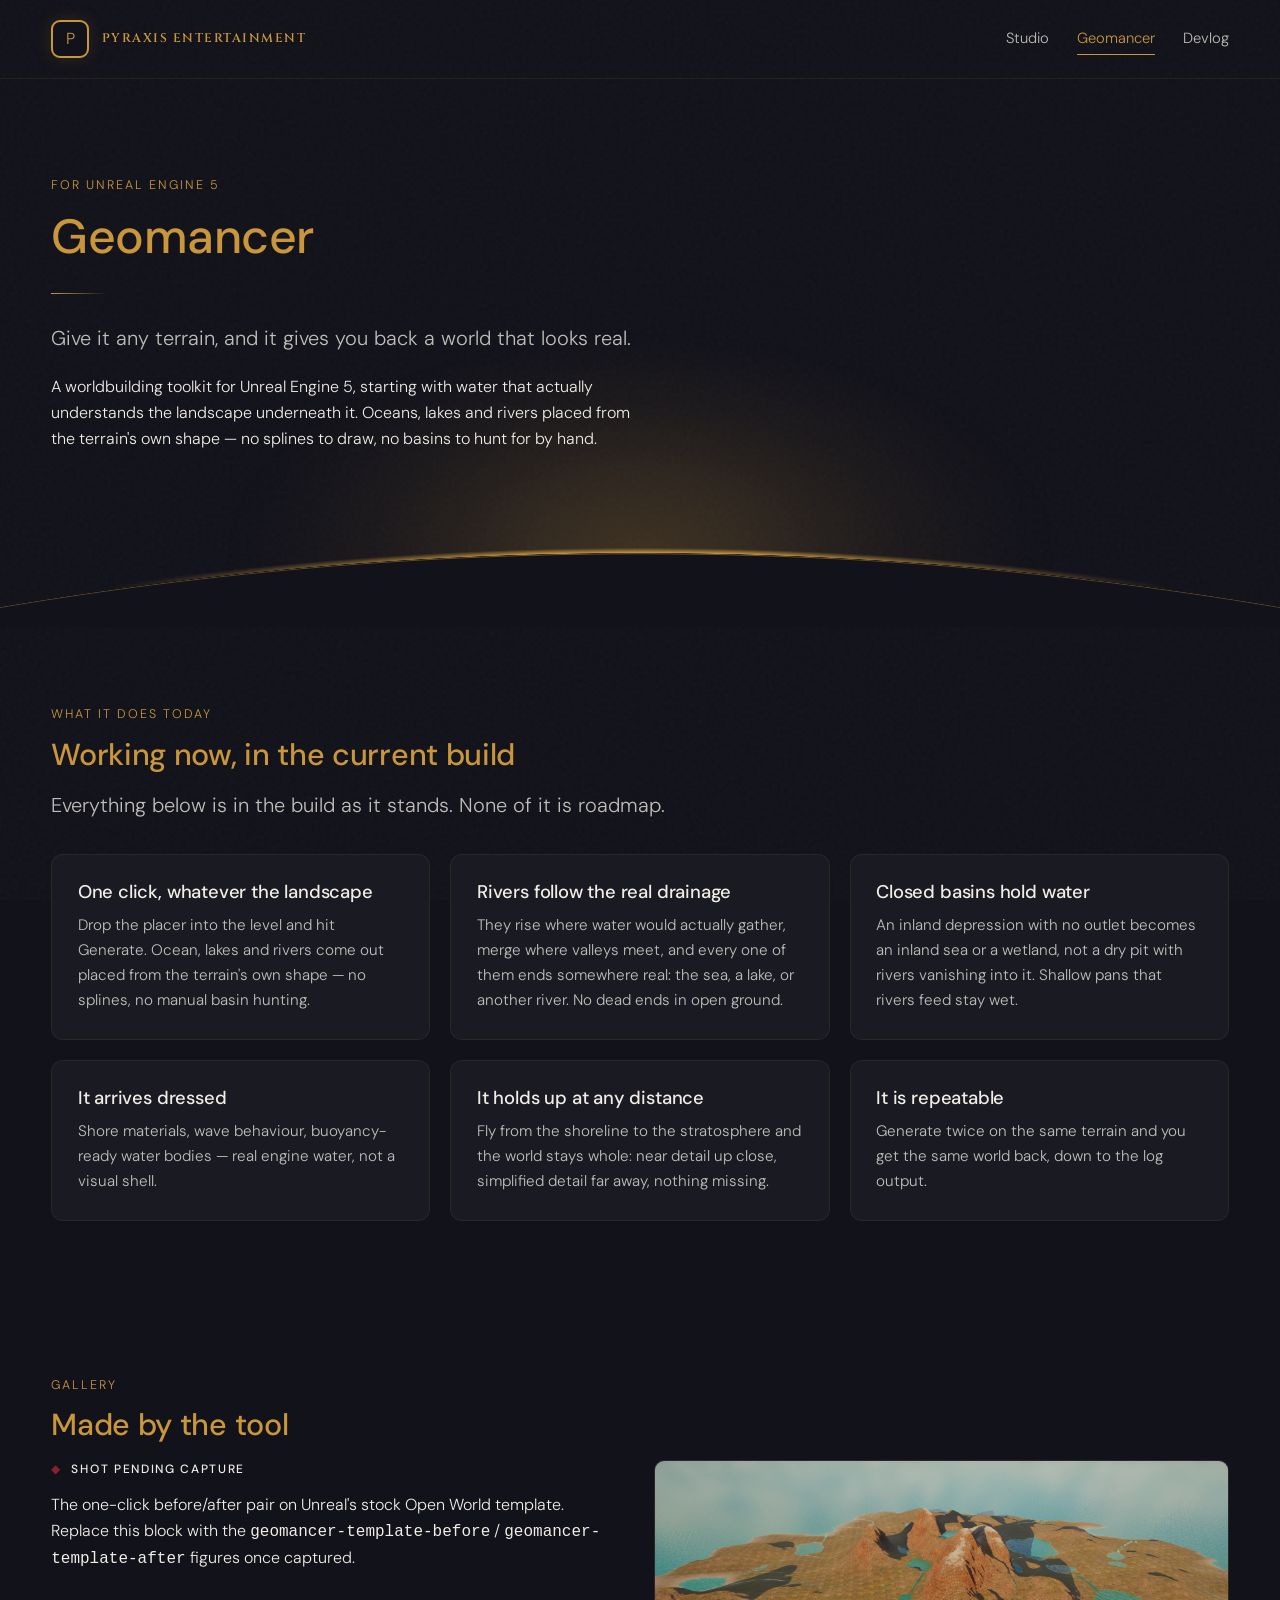
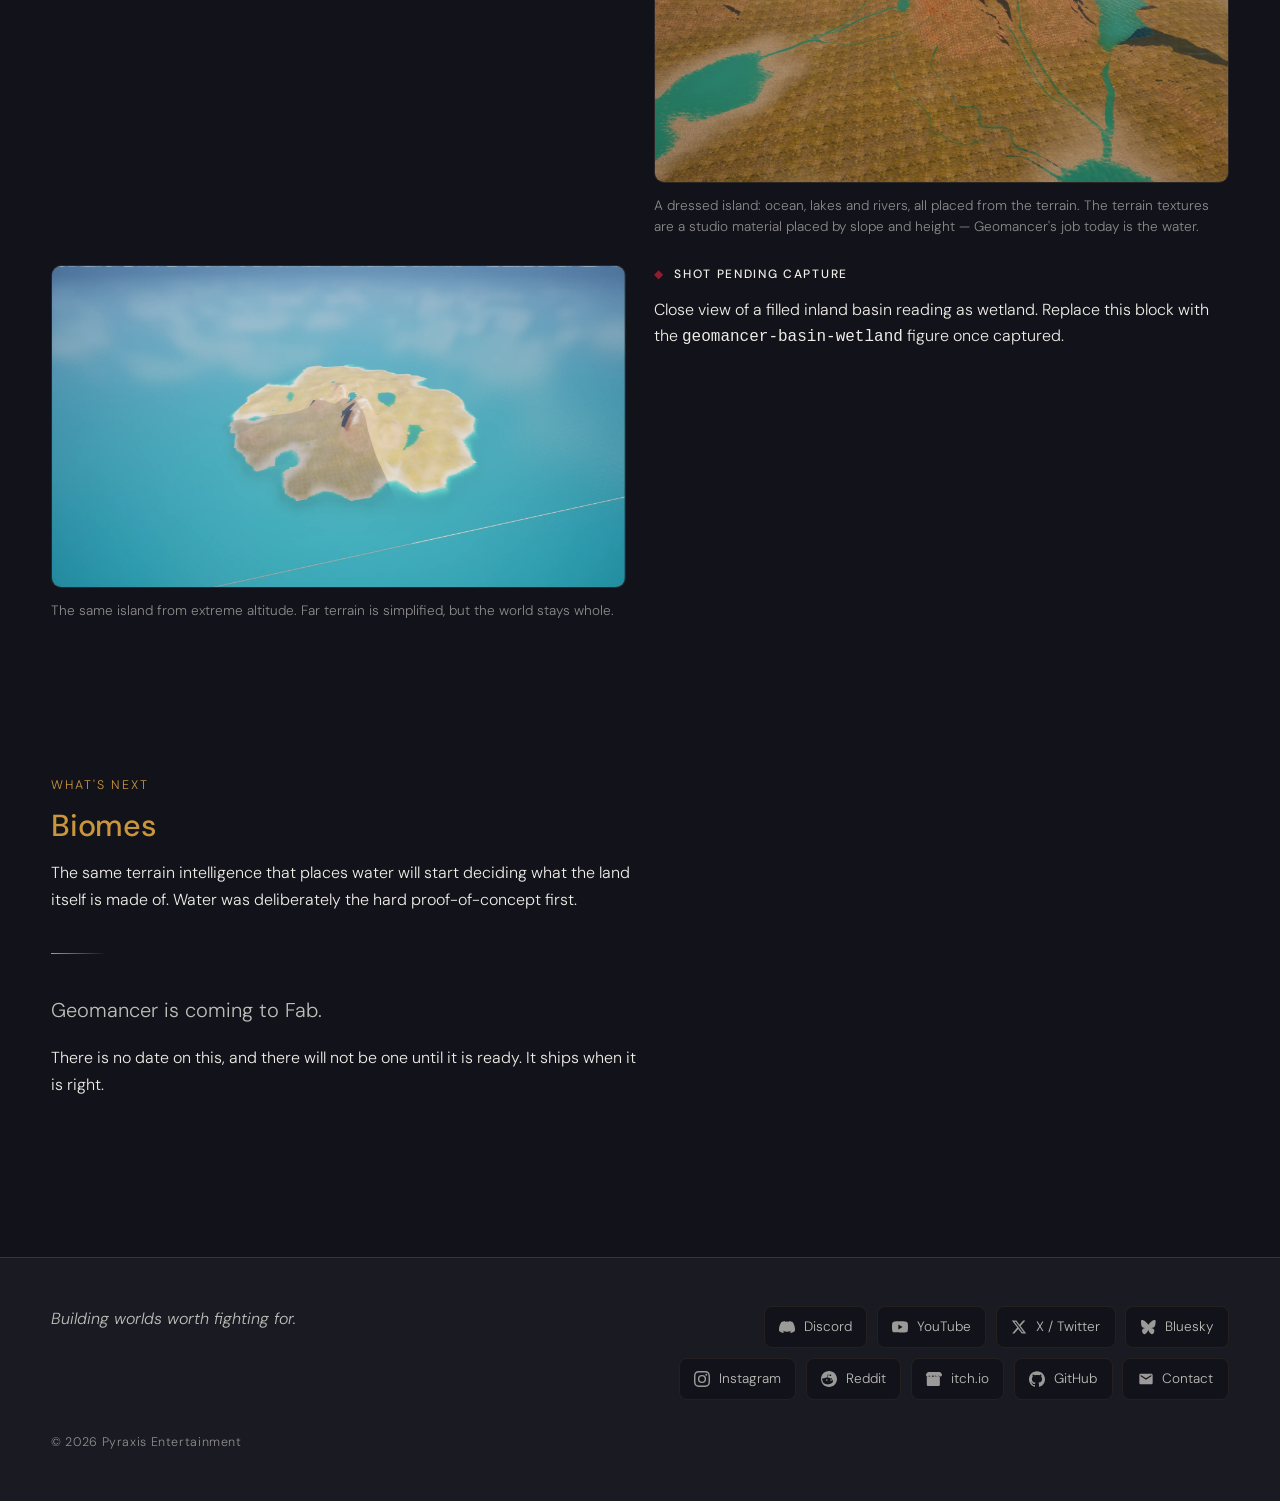
<file: geomancer.html>
<!DOCTYPE html>
<html lang="en">
<head>
    <meta charset="UTF-8">
    <meta name="viewport" content="width=device-width, initial-scale=1.0">
    <title>Geomancer — Pyraxis Entertainment</title>
    <meta name="description" content="Geomancer is a worldbuilding toolkit for Unreal Engine 5. Give it any terrain, and it gives you back a world that looks real — starting with water that understands the landscape underneath it.">
    <link rel="canonical" href="https://pyraxisentertainment.com/geomancer.html">
    <meta property="og:title" content="Geomancer — a worldbuilding toolkit for Unreal Engine 5">
    <meta property="og:description" content="Give it any terrain, and it gives you back a world that looks real. Oceans, lakes and rivers placed from the landscape's own shape.">
    <meta property="og:url" content="https://pyraxisentertainment.com/geomancer.html">
    <meta property="og:type" content="website">
    <meta property="og:image" content="https://pyraxisentertainment.com/assets/og-image.jpg">
    <meta property="og:image:alt" content="Aerial view of an island in Unreal Engine: ocean, lakes and winding rivers, shorelines shaded by shallow-water materials.">
    <meta name="twitter:card" content="summary_large_image">
    <meta name="theme-color" content="#12121A">
    <link rel="icon" type="image/svg+xml" href="favicon.svg">
    <link rel="icon" type="image/x-icon" href="favicon.ico">
    <link rel="icon" type="image/png" sizes="32x32" href="favicon-32.png">
    <link rel="icon" type="image/png" sizes="64x64" href="favicon-64.png">
    <link rel="icon" type="image/png" sizes="128x128" href="favicon-128.png">
    <link rel="apple-touch-icon" href="apple-touch-icon.png">
    <link rel="preconnect" href="https://fonts.googleapis.com">
    <link rel="preconnect" href="https://fonts.gstatic.com" crossorigin>
    <link href="https://fonts.googleapis.com/css2?family=DM+Sans:ital,wght@0,300;0,400;0,500;1,300;1,400&family=Michroma&display=swap" rel="stylesheet">
    <link rel="stylesheet" href="assets/site.css">
</head>
<body>
    <a class="skip-link" href="#main">Skip to content</a>

    <header class="site-header">
        <div class="wrap">
            <a class="brand" href="index.html">
                <span class="brand-mark" aria-hidden="true">P</span>
                <span class="brand-name">Pyraxis Entertainment</span>
            </a>
            <nav class="site-nav" aria-label="Primary">
                <a href="index.html">Studio</a>
                <a href="geomancer.html" aria-current="page">Geomancer</a>
                <a href="devlog/index.html">Devlog</a>
            </nav>
        </div>
    </header>

    <main id="main">
        <section class="hero">
            <div class="wrap">
                <p class="eyebrow">For Unreal Engine 5</p>
                <h1>Geomancer</h1>
                <hr class="rule">
                <p class="lede">Give it any terrain, and it gives you back a world that looks real.</p>
                <p class="prose">A worldbuilding toolkit for Unreal Engine 5, starting with water that actually understands the landscape underneath it. Oceans, lakes and rivers placed from the terrain's own shape — no splines to draw, no basins to hunt for by hand.</p>
            </div>
        </section>

        <section>
            <div class="wrap">
                <p class="eyebrow">What it does today</p>
                <h2>Working now, in the current build</h2>
                <p class="lede">Everything below is in the build as it stands. None of it is roadmap.</p>

                <ul class="feature-list">
                    <li class="card">
                        <h3>One click, whatever the landscape</h3>
                        <p>Drop the placer into the level and hit Generate. Ocean, lakes and rivers come out placed from the terrain's own shape — no splines, no manual basin hunting.</p>
                    </li>
                    <li class="card">
                        <h3>Rivers follow the real drainage</h3>
                        <p>They rise where water would actually gather, merge where valleys meet, and every one of them ends somewhere real: the sea, a lake, or another river. No dead ends in open ground.</p>
                    </li>
                    <li class="card">
                        <h3>Closed basins hold water</h3>
                        <p>An inland depression with no outlet becomes an inland sea or a wetland, not a dry pit with rivers vanishing into it. Shallow pans that rivers feed stay wet.</p>
                    </li>
                    <li class="card">
                        <h3>It arrives dressed</h3>
                        <p>Shore materials, wave behaviour, buoyancy-ready water bodies — real engine water, not a visual shell.</p>
                    </li>
                    <li class="card">
                        <h3>It holds up at any distance</h3>
                        <p>Fly from the shoreline to the stratosphere and the world stays whole: near detail up close, simplified detail far away, nothing missing.</p>
                    </li>
                    <li class="card">
                        <h3>It is repeatable</h3>
                        <p>Generate twice on the same terrain and you get the same world back, down to the log output.</p>
                    </li>
                </ul>
            </div>
        </section>

        <section>
            <div class="wrap">
                <p class="eyebrow">Gallery</p>
                <h2>Made by the tool</h2>

                <div class="gallery">
                    <!-- RESERVED SLOT — the one-click before/after pair.
                         Fills automatically once Devlog1_A_Before_Template.png and
                         Devlog1_A_After_Template.png are captured and the derive
                         script is re-run. See README.md. -->
                    <figure>
                        <div class="shot-pending">
                            <p class="pending-label">Shot pending capture</p>
                            <p>The one-click before/after pair on Unreal's stock Open World template. Replace this block with the <code>geomancer-template-before</code> / <code>geomancer-template-after</code> figures once captured.</p>
                        </div>
                    </figure>

                    <figure>
                        <picture>
                            <source srcset="assets/shots/geomancer-island-hero.webp" type="image/webp">
                            <img src="assets/shots/geomancer-island-hero.jpg" width="1920" height="1001" loading="lazy" decoding="async" alt="Aerial view of an island in Unreal Engine: ocean, lakes and winding rivers, shorelines shaded by shallow-water materials.">
                        </picture>
                        <figcaption>A dressed island: ocean, lakes and rivers, all placed from the terrain. The terrain textures are a studio material placed by slope and height — Geomancer's job today is the water.</figcaption>
                    </figure>

                    <figure>
                        <picture>
                            <source srcset="assets/shots/geomancer-range-complete-after.webp" type="image/webp">
                            <img src="assets/shots/geomancer-range-complete-after.jpg" width="1920" height="1072" loading="lazy" decoding="async" alt="The same island from extreme altitude, complete edge to edge — far terrain simplified but present.">
                        </picture>
                        <figcaption>The same island from extreme altitude. Far terrain is simplified, but the world stays whole.</figcaption>
                    </figure>

                    <!-- RESERVED SLOT — basin-fill wetland close-up.
                         Fills once Devlog1_F_Basin_Wetland.png is captured. -->
                    <figure>
                        <div class="shot-pending">
                            <p class="pending-label">Shot pending capture</p>
                            <p>Close view of a filled inland basin reading as wetland. Replace this block with the <code>geomancer-basin-wetland</code> figure once captured.</p>
                        </div>
                    </figure>
                </div>
            </div>
        </section>

        <section>
            <div class="wrap">
                <p class="eyebrow">What's next</p>
                <h2>Biomes</h2>
                <div class="prose">
                    <p>The same terrain intelligence that places water will start deciding what the land itself is made of. Water was deliberately the hard proof-of-concept first.</p>
                </div>

                <hr class="rule">

                <p class="lede">Geomancer is coming to Fab.</p>
                <p class="prose">There is no date on this, and there will not be one until it is ready. It ships when it is right.</p>
                <!-- When the Fab listing exists, this becomes the one Crimson CTA on
                     the site:  <a class="btn cta-crimson" href="...">View on Fab</a>
                     The .cta-crimson class is defined and waiting in assets/site.css. -->
            </div>
        </section>
    </main>

    <footer class="site-footer">
        <div class="wrap">
            <p class="footer-tagline">Building worlds worth fighting for.</p>
            <nav class="follow" aria-label="Follow and contact">
                <a href="https://discord.gg/krRfyV6c7s" target="_blank" rel="noopener noreferrer">
                    <svg viewBox="0 0 24 24" aria-hidden="true"><path d="M20.317 4.37a19.791 19.791 0 0 0-4.885-1.515.074.074 0 0 0-.079.037c-.21.375-.444.864-.608 1.25a18.27 18.27 0 0 0-5.487 0 12.64 12.64 0 0 0-.617-1.25.077.077 0 0 0-.079-.037A19.736 19.736 0 0 0 3.677 4.37a.07.07 0 0 0-.032.027C.533 9.046-.32 13.58.099 18.057a.082.082 0 0 0 .031.057 19.9 19.9 0 0 0 5.993 3.03.078.078 0 0 0 .084-.028 14.09 14.09 0 0 0 1.226-1.994.076.076 0 0 0-.041-.106 13.107 13.107 0 0 1-1.872-.892.077.077 0 0 1-.008-.128 10.2 10.2 0 0 0 .372-.292.074.074 0 0 1 .077-.01c3.928 1.793 8.18 1.793 12.062 0a.074.074 0 0 1 .078.01c.12.098.246.198.373.292a.077.077 0 0 1-.006.127 12.299 12.299 0 0 1-1.873.892.077.077 0 0 0-.041.107c.36.698.772 1.362 1.225 1.993a.076.076 0 0 0 .084.028 19.839 19.839 0 0 0 6.002-3.03.077.077 0 0 0 .032-.054c.5-5.177-.838-9.674-3.549-13.66a.061.061 0 0 0-.031-.03z"/></svg>
                    <span>Discord</span>
                </a>
                <a href="https://youtube.com/@PyraxisGames" target="_blank" rel="noopener noreferrer">
                    <svg viewBox="0 0 24 24" aria-hidden="true"><path d="M23.498 6.186a3.016 3.016 0 0 0-2.122-2.136C19.505 3.545 12 3.545 12 3.545s-7.505 0-9.377.505A3.017 3.017 0 0 0 .502 6.186C0 8.07 0 12 0 12s0 3.93.502 5.814a3.016 3.016 0 0 0 2.122 2.136c1.871.505 9.376.505 9.376.505s7.505 0 9.377-.505a3.015 3.015 0 0 0 2.122-2.136C24 15.93 24 12 24 12s0-3.93-.502-5.814zM9.545 15.568V8.432L15.818 12l-6.273 3.568z"/></svg>
                    <span>YouTube</span>
                </a>
                <a href="https://x.com/PyraxisGames" target="_blank" rel="noopener noreferrer">
                    <svg viewBox="0 0 24 24" aria-hidden="true"><path d="M18.244 2.25h3.308l-7.227 8.26 8.502 11.24H16.17l-5.214-6.817L4.99 21.75H1.68l7.73-8.835L1.254 2.25H8.08l4.713 6.231zm-1.161 17.52h1.833L7.084 4.126H5.117z"/></svg>
                    <span>X / Twitter</span>
                </a>
                <a href="https://bsky.app/profile/pyraxisgames.bsky.social" target="_blank" rel="noopener noreferrer">
                    <svg viewBox="0 0 24 24" aria-hidden="true"><path d="M12 10.8c-1.087-2.114-4.046-6.053-6.798-7.995C2.566.944 1.561 1.266.902 1.565.139 1.908 0 3.08 0 3.768c0 .69.378 5.65.624 6.479.785 2.627 3.6 3.497 6.212 3.252-3.953.564-7.15 2.702-4.037 8.009C5.098 24.49 7.582 22.27 9.377 19.5c.818-1.263 1.199-2.632 1.44-3.318.241.686.621 2.055 1.44 3.318 1.795 2.77 4.28 4.99 6.578 2.008 3.112-5.307-.084-7.445-4.037-8.009 2.612.245 5.427-.625 6.212-3.252C21.622 9.418 22 4.458 22 3.768c0-.69-.139-1.86-.902-2.203-.659-.299-1.664-.621-4.3 1.24C14.046 4.747 11.087 8.686 10 10.8h2z"/></svg>
                    <span>Bluesky</span>
                </a>
                <a href="https://instagram.com/pyraxis_games" target="_blank" rel="noopener noreferrer">
                    <svg viewBox="0 0 24 24" aria-hidden="true"><path d="M12 2.163c3.204 0 3.584.012 4.85.07 3.252.148 4.771 1.691 4.919 4.919.058 1.265.069 1.645.069 4.849 0 3.205-.012 3.584-.069 4.849-.149 3.225-1.664 4.771-4.919 4.919-1.266.058-1.644.07-4.85.07-3.204 0-3.584-.012-4.849-.07-3.26-.149-4.771-1.699-4.919-4.92-.058-1.265-.07-1.644-.07-4.849 0-3.204.013-3.583.07-4.849.149-3.227 1.664-4.771 4.919-4.919 1.266-.057 1.645-.069 4.849-.069zM12 0C8.741 0 8.333.014 7.053.072 2.695.272.273 2.69.073 7.052.014 8.333 0 8.741 0 12c0 3.259.014 3.668.072 4.948.2 4.358 2.618 6.78 6.98 6.98C8.333 23.986 8.741 24 12 24c3.259 0 3.668-.014 4.948-.072 4.354-.2 6.782-2.618 6.979-6.98.059-1.28.073-1.689.073-4.948 0-3.259-.014-3.667-.072-4.947-.196-4.354-2.617-6.78-6.979-6.98C15.668.014 15.259 0 12 0zm0 5.838a6.162 6.162 0 1 0 0 12.324 6.162 6.162 0 0 0 0-12.324zM12 16a4 4 0 1 1 0-8 4 4 0 0 1 0 8zm6.406-11.845a1.44 1.44 0 1 0 0 2.881 1.44 1.44 0 0 0 0-2.881z"/></svg>
                    <span>Instagram</span>
                </a>
                <a href="https://reddit.com/r/PyraxisGames" target="_blank" rel="noopener noreferrer">
                    <svg viewBox="0 0 24 24" aria-hidden="true"><path d="M12 0C5.373 0 0 5.373 0 12c0 6.627 5.373 12 12 12s12-5.373 12-12c0-6.627-5.373-12-12-12zm6.066 13.98c.028.195.043.393.043.594 0 3.03-3.527 5.49-7.874 5.49-4.348 0-7.875-2.46-7.875-5.49 0-.21.017-.416.05-.618A1.624 1.624 0 0 1 1.5 12.5c0-.907.735-1.641 1.641-1.641.43 0 .82.166 1.113.437 1.18-.853 2.814-1.395 4.621-1.455l.912-4.3a.34.34 0 0 1 .404-.265l3.038.639c.192-.393.584-.667 1.042-.667a1.169 1.169 0 1 1 0 2.337 1.17 1.17 0 0 1-1.149-.95l-2.72-.571-.813 3.832c1.773.072 3.37.614 4.529 1.455.293-.268.68-.433 1.107-.433.906 0 1.64.734 1.64 1.641 0 .56-.28 1.054-.707 1.35l.008.07zM8.834 12.5a1.169 1.169 0 1 0 0 2.337 1.169 1.169 0 0 0 0-2.337zm6.332 0a1.169 1.169 0 1 0 0 2.337 1.169 1.169 0 0 0 0-2.337zm-5.246 3.785c-.083-.083-.083-.218 0-.3.083-.084.218-.084.3 0 .585.585 1.536.814 1.78.814s1.195-.23 1.78-.814c.083-.084.218-.084.3 0 .084.082.084.217 0 .3-.694.695-1.702.934-2.08.934-.378 0-1.386-.24-2.08-.934z"/></svg>
                    <span>Reddit</span>
                </a>
                <a href="https://pyraxisgames.itch.io" target="_blank" rel="noopener noreferrer">
                    <svg viewBox="0 0 24 24" aria-hidden="true"><path d="M3.13 1.338C2.08 1.96.02 4.328 0 4.95v1.03c0 1.303.963 2.412 2.204 2.412 1.386 0 2.476-1.088 2.476-2.41 0 1.322 1.02 2.41 2.405 2.41 1.386 0 2.405-1.088 2.405-2.41 0 1.322 1.063 2.41 2.45 2.41h.12c1.386 0 2.45-1.088 2.45-2.41 0 1.322 1.02 2.41 2.405 2.41 1.385 0 2.405-1.088 2.405-2.41 0 1.322 1.09 2.41 2.476 2.41C22.037 8.392 24 7.283 24 5.98V4.95c-.02-.622-2.08-2.99-3.13-3.612H3.13zm9.12 5.694c-.283.453-.704.965-1.372 1.268-.46.21-.918.27-1.378.27-.86 0-1.432-.332-1.768-.558-.39.254-.942.558-1.768.558-.46 0-.92-.06-1.378-.27-.642-.29-1.07-.77-1.37-1.203-.15.36-.32.638-.52.878-.363.437-.863.79-1.506.96V20.5c0 .602.535 1.839 1.81 2.162h15.952c1.275-.323 1.81-1.56 1.81-2.162V8.935c-.643-.17-1.143-.523-1.506-.96-.2-.24-.37-.517-.52-.877-.3.432-.727.912-1.37 1.202-.457.21-.917.27-1.377.27-.826 0-1.378-.304-1.768-.558-.336.226-.908.558-1.768.558-.46 0-.918-.06-1.378-.27-.668-.303-1.09-.815-1.372-1.268zM7.17 11.36c.006.007 2.382 2.862 4.743 5.49L7.26 22.263h1.2l3.498-3.963 2.895 3.963h4.063l-4.98-6.758 4.568-5.144h-1.195l-4.01 4.51-2.58-3.513H7.17z"/></svg>
                    <span>itch.io</span>
                </a>
                <a href="https://github.com/Pyraxis-Entertainment" target="_blank" rel="noopener noreferrer">
                    <svg viewBox="0 0 24 24" aria-hidden="true"><path d="M12 .297c-6.63 0-12 5.373-12 12 0 5.303 3.438 9.8 8.205 11.385.6.113.82-.258.82-.577 0-.285-.01-1.04-.015-2.04-3.338.724-4.042-1.61-4.042-1.61C4.422 18.07 3.633 17.7 3.633 17.7c-1.087-.744.084-.729.084-.729 1.205.084 1.838 1.236 1.838 1.236 1.07 1.835 2.809 1.305 3.495.998.108-.776.417-1.305.76-1.605-2.665-.3-5.466-1.332-5.466-5.93 0-1.31.465-2.38 1.235-3.22-.135-.303-.54-1.523.105-3.176 0 0 1.005-.322 3.3 1.23.96-.267 1.98-.399 3-.405 1.02.006 2.04.138 3 .405 2.28-1.552 3.285-1.23 3.285-1.23.645 1.653.24 2.873.12 3.176.765.84 1.23 1.91 1.23 3.22 0 4.61-2.805 5.625-5.475 5.92.42.36.81 1.096.81 2.22 0 1.606-.015 2.896-.015 3.286 0 .315.21.69.825.57C20.565 22.092 24 17.592 24 12.297c0-6.627-5.373-12-12-12"/></svg>
                    <span>GitHub</span>
                </a>
                <a href="mailto:contact@pyraxisentertainment.com">
                    <svg viewBox="0 0 24 24" aria-hidden="true"><path d="M20 4H4c-1.1 0-2 .9-2 2v12c0 1.1.9 2 2 2h16c1.1 0 2-.9 2-2V6c0-1.1-.9-2-2-2zm0 4-8 5-8-5V6l8 5 8-5v2z"/></svg>
                    <span>Contact</span>
                </a>
            </nav>
            <p class="footer-legal">&copy; 2026 Pyraxis Entertainment</p>
        </div>
    </footer>
</body>
</html>
</file>
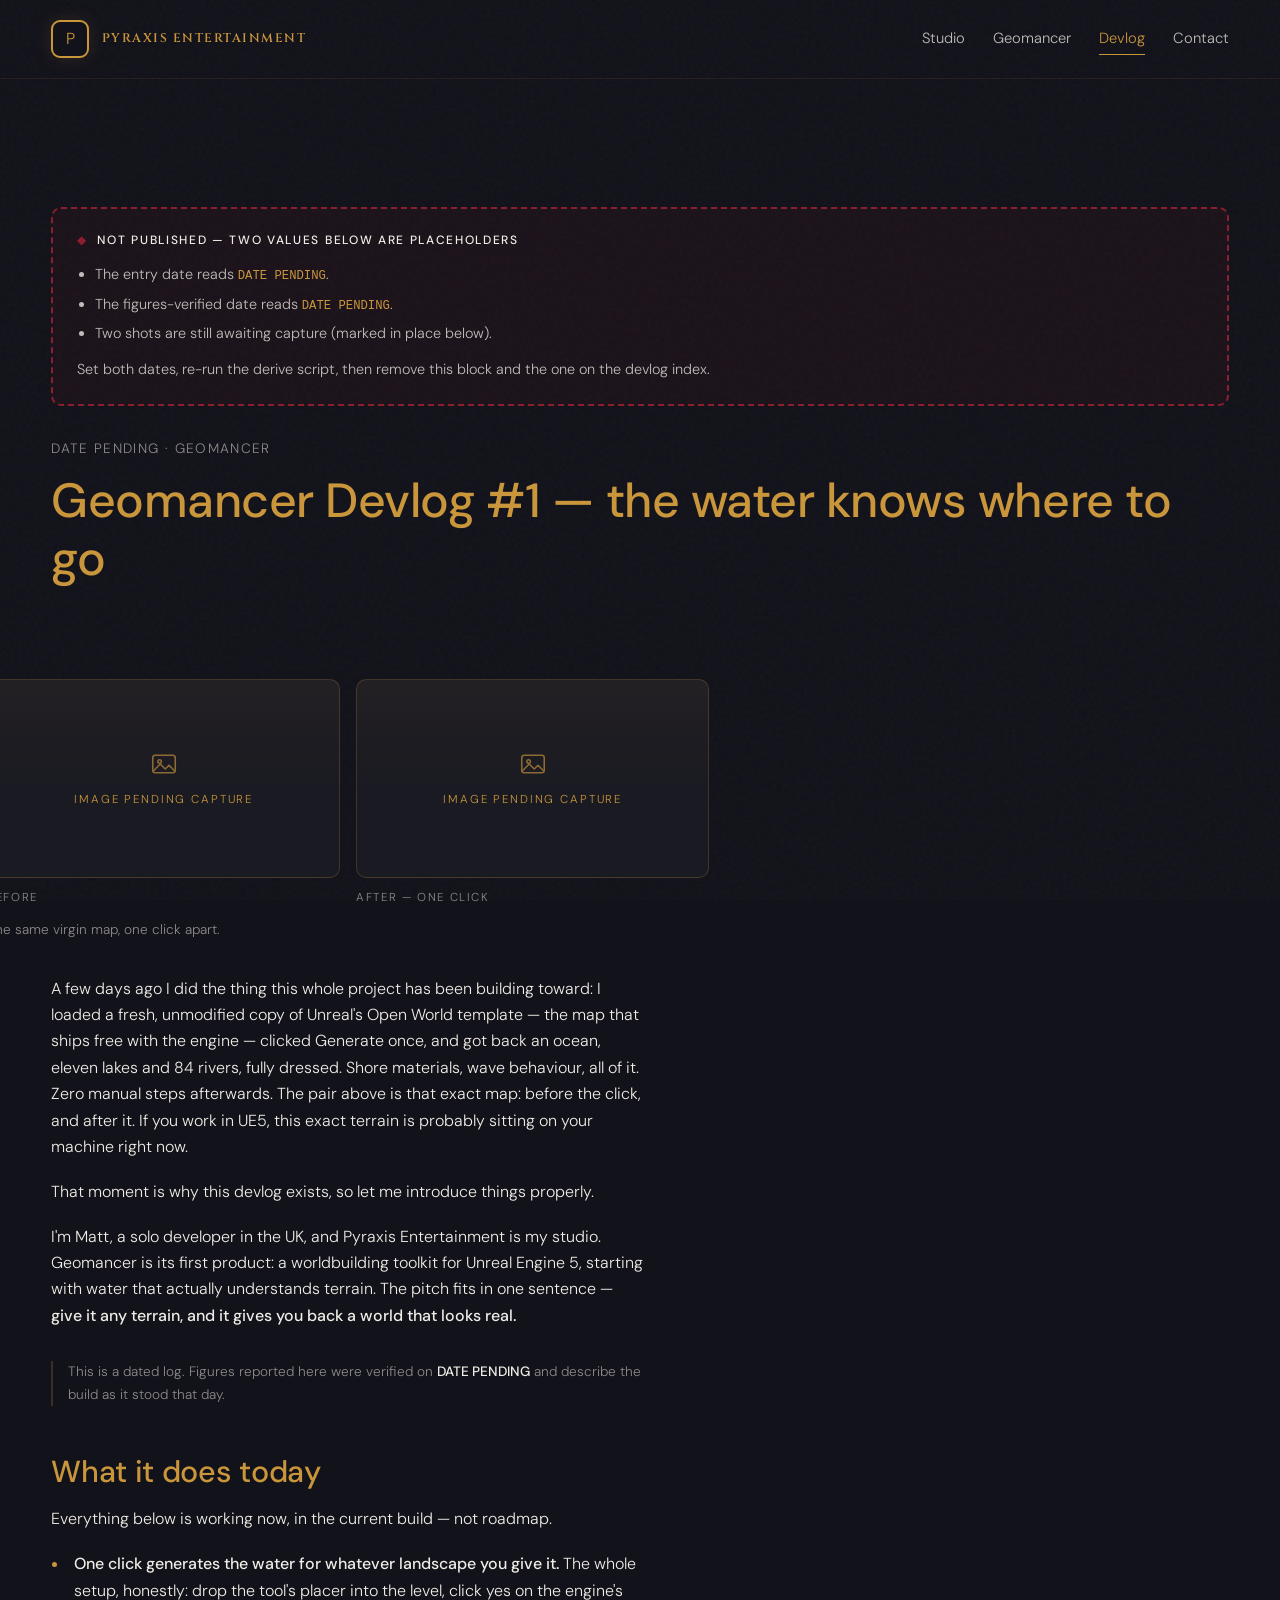
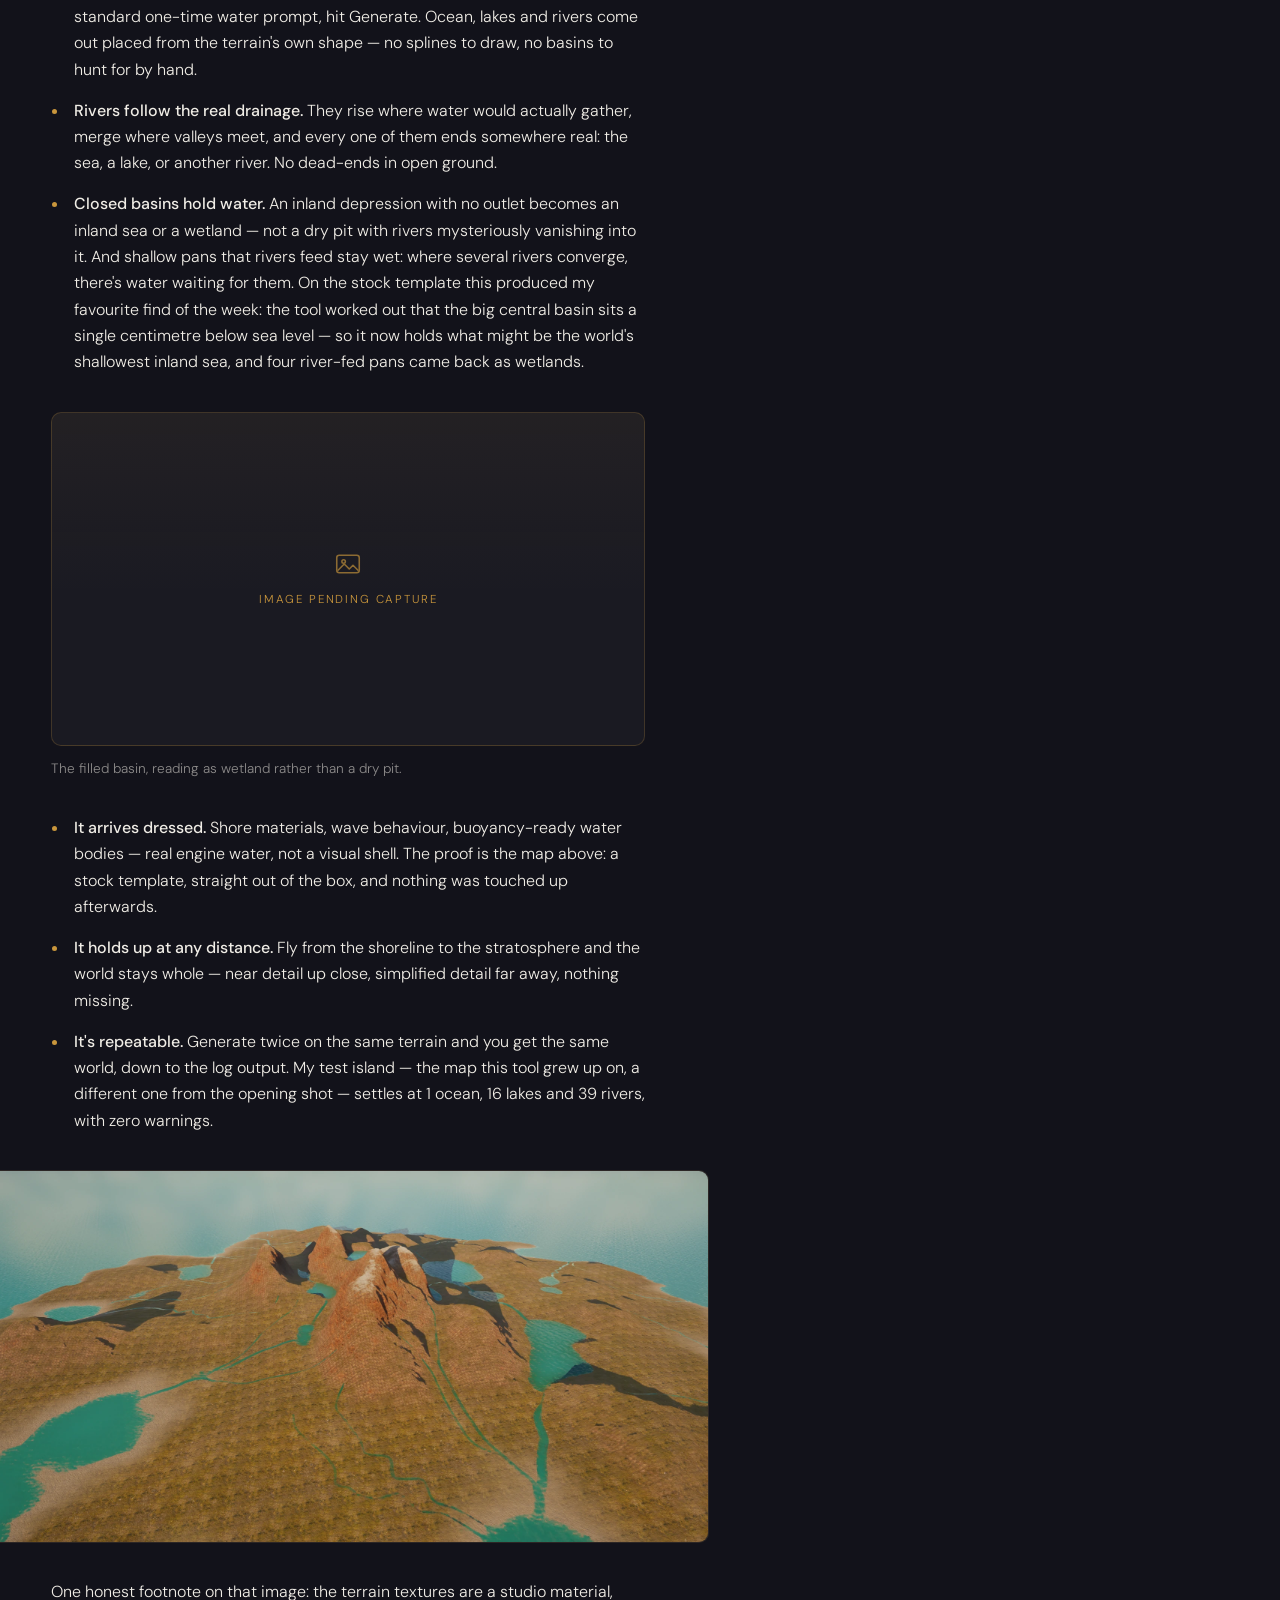
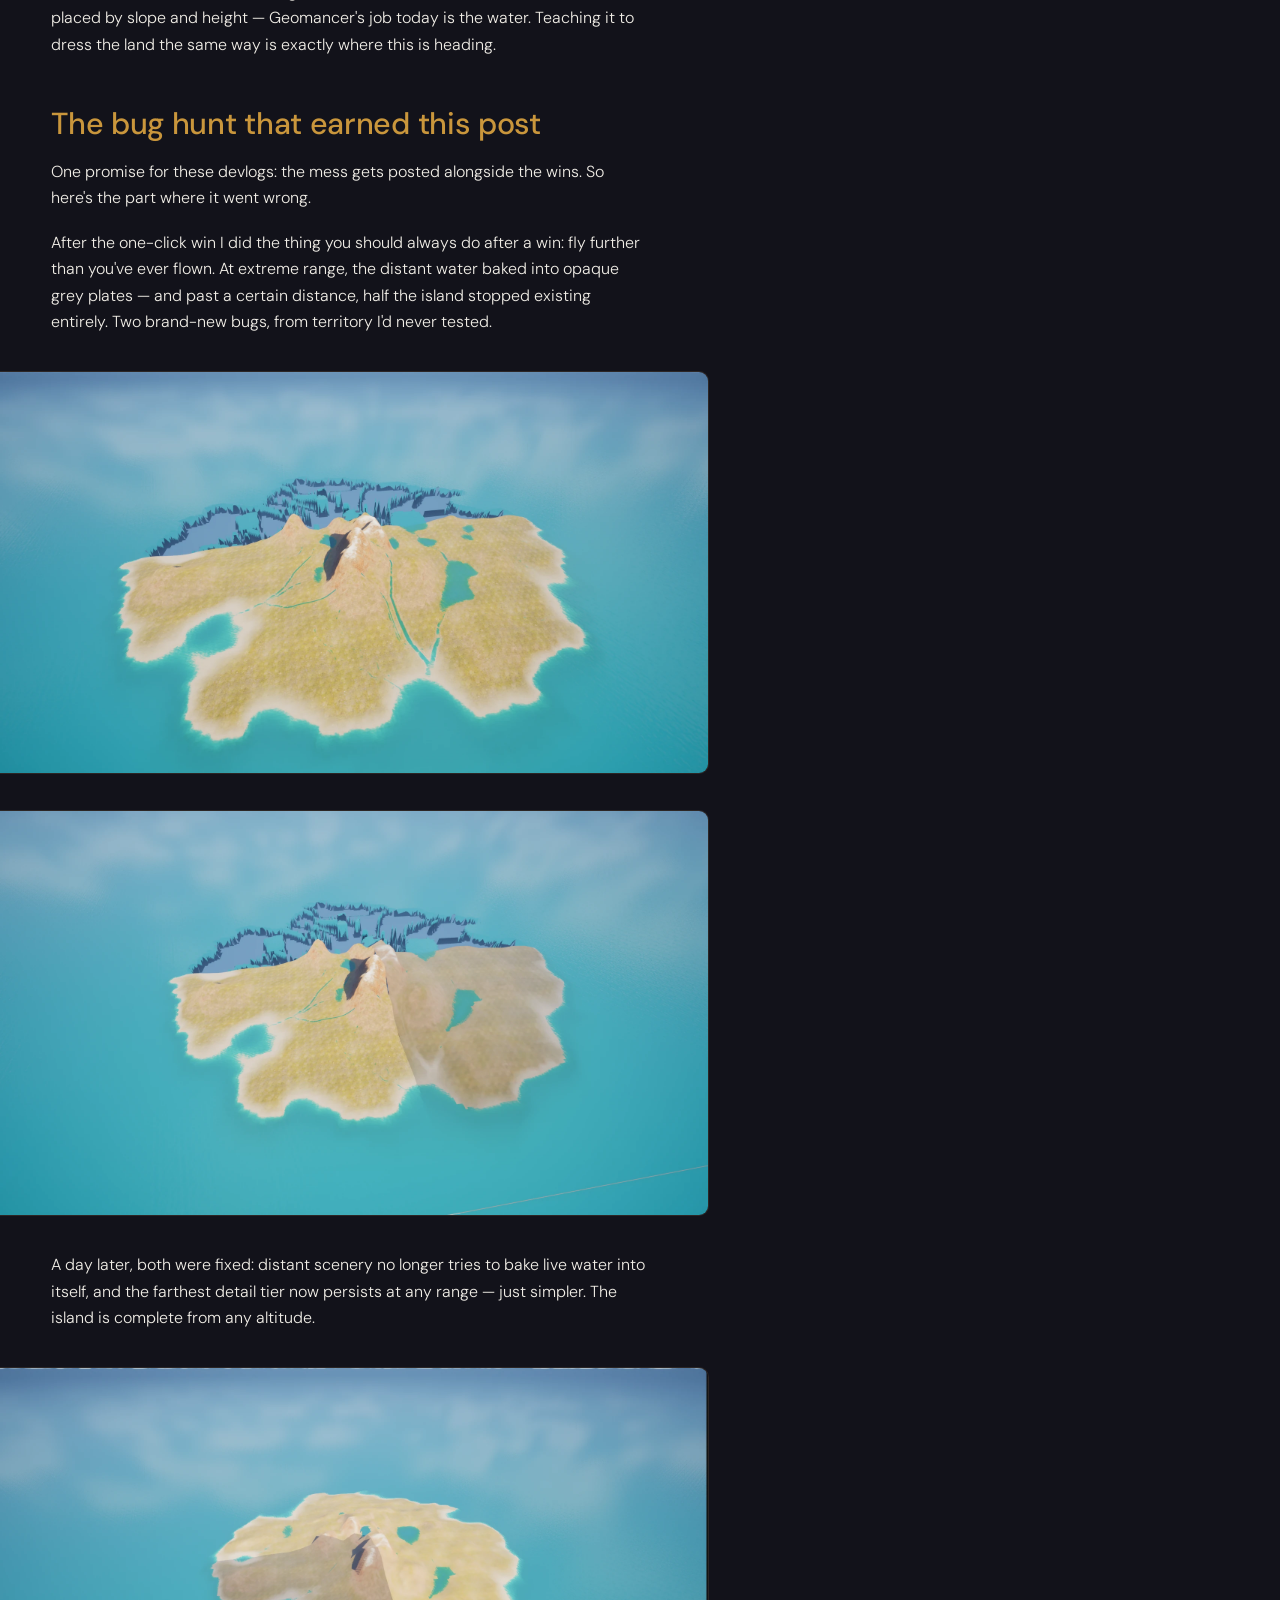
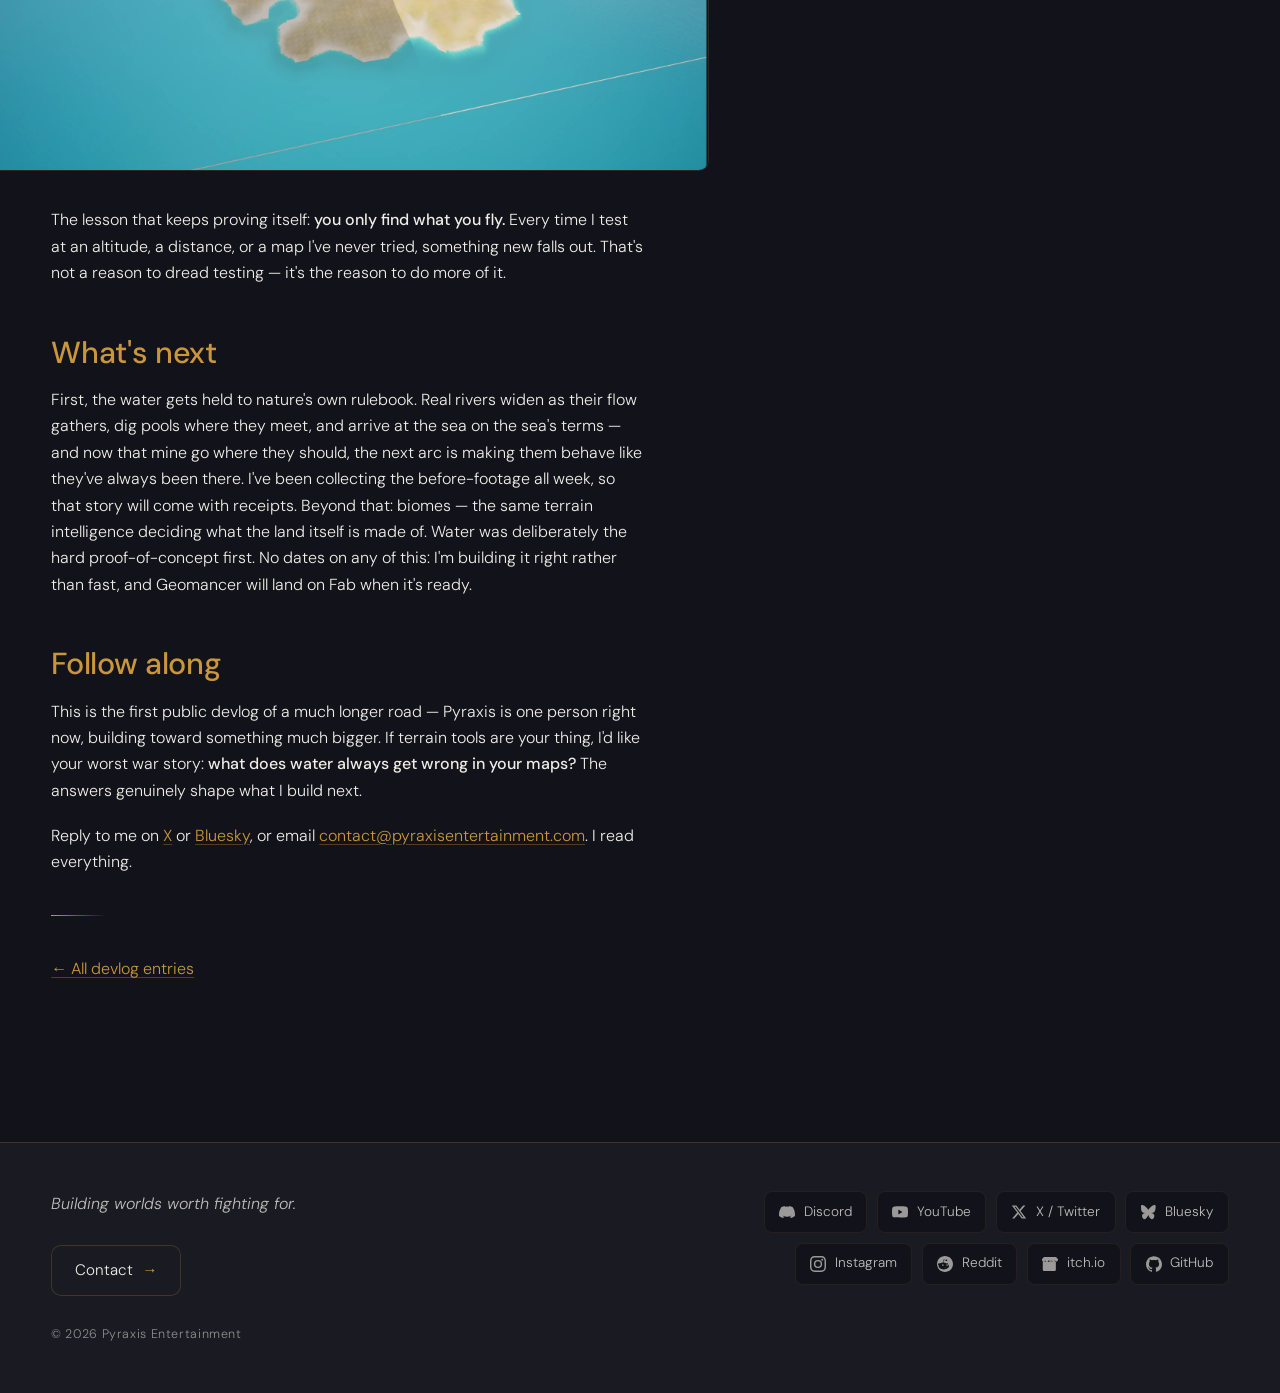
<file: devlog/geomancer-devlog-1.html>
<!DOCTYPE html>
<html lang="en">
<head>
    <meta charset="UTF-8">
    <meta name="viewport" content="width=device-width, initial-scale=1.0">
    <title>Geomancer Devlog #1 — the water knows where to go</title>
    <meta name="description" content="One click on a fresh Unreal Open World template returned an ocean, lakes and 84 dressed rivers. Then flying further than ever broke two things nobody had tested.">
    <link rel="canonical" href="https://pyraxisentertainment.com/devlog/geomancer-devlog-1.html">
    <meta property="og:title" content="Geomancer Devlog #1 — the water knows where to go">
    <meta property="og:description" content="One click on a map I had never opened before, and the whole thing came back dressed. Then I flew further than I ever had, and two brand-new bugs fell out.">
    <meta property="og:url" content="https://pyraxisentertainment.com/devlog/geomancer-devlog-1.html">
    <meta property="og:type" content="article">
    <meta property="og:image" content="https://pyraxisentertainment.com/assets/og-image.jpg">
    <meta property="og:image:alt" content="Aerial view of an island in Unreal Engine: ocean, lakes and winding rivers, shorelines shaded by shallow-water materials.">
    <meta name="twitter:card" content="summary_large_image">
    <meta name="theme-color" content="#12121A">
    <link rel="icon" type="image/svg+xml" href="../favicon.svg">
    <link rel="icon" type="image/x-icon" href="../favicon.ico">
    <link rel="icon" type="image/png" sizes="32x32" href="../favicon-32.png">
    <link rel="icon" type="image/png" sizes="64x64" href="../favicon-64.png">
    <link rel="icon" type="image/png" sizes="128x128" href="../favicon-128.png">
    <link rel="apple-touch-icon" href="../apple-touch-icon.png">
    <link rel="stylesheet" href="../assets/site.css">
</head>
<body>
    <a class="skip-link" href="#main">Skip to content</a>

    <header class="site-header">
        <div class="wrap">
            <a class="brand" href="../">
                <span class="brand-mark" aria-hidden="true">P</span>
                <span class="brand-name">Pyraxis Entertainment</span>
            </a>
            <nav class="site-nav" aria-label="Primary">
                <a href="../">Studio</a>
                <a href="../geomancer/">Geomancer</a>
                <a href="./" aria-current="page">Devlog</a>
                <a href="../contact/">Contact</a>
            </nav>
        </div>
    </header>

    <main id="main">
        <section class="hero section-hero-flush">
            <div class="wrap">
                <!-- REMOVE THIS BLOCK BEFORE PUBLISHING. See README.md, "Publishing". -->
                <div class="pending" role="note">
                    <p class="pending-label">Not published — two values below are placeholders</p>
                    <ul>
                        <li>The entry date reads <code>DATE PENDING</code>.</li>
                        <li>The figures-verified date reads <code>DATE PENDING</code>.</li>
                        <li>Two shots are still awaiting capture (marked in place below).</li>
                    </ul>
                    <p class="pending-note">Set both dates, re-run the derive script, then remove this block and the one on the devlog index.</p>
                </div>

                <div class="entry-header">
                    <p class="entry-date">DATE PENDING &middot; Geomancer</p>
                    <h1>Geomancer Devlog #1 — the water knows where to go</h1>
                </div>
            </div>
        </section>

        <section class="section-snug">
            <div class="wrap">
                <article class="prose">

                    <!-- RESERVED — the opening one-click pair.
                         Once Devlog1_A_Before_Template.png and
                         Devlog1_A_After_Template.png are captured and the derive
                         script has run, replace each .frame-pending with:

                           <picture>
                             <source srcset="../assets/shots/geomancer-template-before.webp" type="image/webp">
                             <img src="../assets/shots/geomancer-template-before.jpg"
                                  width="W" height="H" loading="lazy" decoding="async"
                                  alt="Unreal's stock Open World template terrain: bare hills and valleys, no ocean, lakes or rivers anywhere.">
                           </picture>

                         and the same for -template-after, whose alt text is:
                           "The same terrain after one generation pass: coastline, lakes
                            and a dense network of dressed rivers."

                         Alt text is count-free on purpose so it survives a re-capture.
                         The derive script prints the width and height to use. -->
                    <figure class="compare bleed" data-compare
                            data-compare-label="Drag to compare: the bare terrain on the left, the same terrain one click later on the right.">
                        <div class="compare-stack">
                            <div class="compare-pane" data-compare-pane="before">
                                <div class="frame-pending">
                                    <svg viewBox="0 0 24 24" aria-hidden="true"><rect x="3" y="5" width="18" height="14" rx="2"/><circle cx="8.5" cy="10" r="1.4"/><path d="m4 17 5-5 4 4 3-3 4 4"/></svg>
                                    <p>Image pending capture</p>
                                </div>
                                <p class="compare-pane-label">Before</p>
                            </div>
                            <div class="compare-pane" data-compare-pane="after">
                                <div class="frame-pending">
                                    <svg viewBox="0 0 24 24" aria-hidden="true"><rect x="3" y="5" width="18" height="14" rx="2"/><circle cx="8.5" cy="10" r="1.4"/><path d="m4 17 5-5 4 4 3-3 4 4"/></svg>
                                    <p>Image pending capture</p>
                                </div>
                                <p class="compare-pane-label">After — one click</p>
                            </div>
                        </div>
                        <figcaption>The same virgin map, one click apart. <span class="compare-hint">Drag the divider to compare.</span></figcaption>
                    </figure>

                    <p>A few days ago I did the thing this whole project has been building toward: I loaded a fresh, unmodified copy of Unreal's Open World template — the map that ships free with the engine — clicked Generate once, and got back an ocean, eleven lakes and 84 rivers, fully dressed. Shore materials, wave behaviour, all of it. Zero manual steps afterwards. The pair above is that exact map: before the click, and after it. If you work in UE5, this exact terrain is probably sitting on your machine right now.</p>

                    <p>That moment is why this devlog exists, so let me introduce things properly.</p>

                    <p>I'm Matt, a solo developer in the UK, and Pyraxis Entertainment is my studio. Geomancer is its first product: a worldbuilding toolkit for Unreal Engine 5, starting with water that actually understands terrain. The pitch fits in one sentence — <strong>give it any terrain, and it gives you back a world that looks real.</strong></p>

                    <p class="verified-note">This is a dated log. Figures reported here were verified on <strong>DATE PENDING</strong> and describe the build as it stood that day.</p>

                    <h2>What it does today</h2>

                    <p>Everything below is working now, in the current build — not roadmap.</p>

                    <ul>
                        <li><strong>One click generates the water for whatever landscape you give it.</strong> The whole setup, honestly: drop the tool's placer into the level, click yes on the engine's standard one-time water prompt, hit Generate. Ocean, lakes and rivers come out placed from the terrain's own shape — no splines to draw, no basins to hunt for by hand.</li>
                        <li><strong>Rivers follow the real drainage.</strong> They rise where water would actually gather, merge where valleys meet, and every one of them ends somewhere real: the sea, a lake, or another river. No dead-ends in open ground.</li>
                        <li><strong>Closed basins hold water.</strong> An inland depression with no outlet becomes an inland sea or a wetland — not a dry pit with rivers mysteriously vanishing into it. And shallow pans that rivers feed stay wet: where several rivers converge, there's water waiting for them. On the stock template this produced my favourite find of the week: the tool worked out that the big central basin sits a single centimetre below sea level — so it now holds what might be the world's shallowest inland sea, and four river-fed pans came back as wetlands.</li>
                    </ul>

                    <!-- RESERVED SLOT — basin-fill wetland close-up.
                         Replace with a <figure> pointing at
                         ../assets/shots/geomancer-basin-wetland.*
                         once Devlog1_F_Basin_Wetland.png is captured. -->
                    <figure>
                        <div class="frame-pending">
                            <svg viewBox="0 0 24 24" aria-hidden="true"><rect x="3" y="5" width="18" height="14" rx="2"/><circle cx="8.5" cy="10" r="1.4"/><path d="m4 17 5-5 4 4 3-3 4 4"/></svg>
                            <p>Image pending capture</p>
                        </div>
                        <figcaption>The filled basin, reading as wetland rather than a dry pit.</figcaption>
                    </figure>

                    <ul>
                        <li><strong>It arrives dressed.</strong> Shore materials, wave behaviour, buoyancy-ready water bodies — real engine water, not a visual shell. The proof is the map above: a stock template, straight out of the box, and nothing was touched up afterwards.</li>
                        <li><strong>It holds up at any distance.</strong> Fly from the shoreline to the stratosphere and the world stays whole — near detail up close, simplified detail far away, nothing missing.</li>
                        <li><strong>It's repeatable.</strong> Generate twice on the same terrain and you get the same world, down to the log output. My test island — the map this tool grew up on, a different one from the opening shot — settles at 1 ocean, 16 lakes and 39 rivers, with zero warnings.</li>
                    </ul>

                    <figure class="bleed">
                        <picture>
                            <source srcset="../assets/shots/geomancer-island-hero.webp" type="image/webp">
                            <img src="../assets/shots/geomancer-island-hero.jpg" width="1920" height="1001" loading="lazy" decoding="async" alt="Aerial view of an island in Unreal Engine: ocean, lakes and winding rivers, shorelines shaded by shallow-water materials.">
                        </picture>
                    </figure>

                    <p>One honest footnote on that image: the terrain textures are a studio material, placed by slope and height — Geomancer's job today is the water. Teaching it to dress the land the same way is exactly where this is heading.</p>

                    <h2>The bug hunt that earned this post</h2>

                    <p>One promise for these devlogs: the mess gets posted alongside the wins. So here's the part where it went wrong.</p>

                    <p>After the one-click win I did the thing you should always do after a win: fly further than you've ever flown. At extreme range, the distant water baked into opaque grey plates — and past a certain distance, half the island stopped existing entirely. Two brand-new bugs, from territory I'd never tested.</p>

                    <figure class="bleed">
                        <picture>
                            <source srcset="../assets/shots/geomancer-range-plates-before.webp" type="image/webp">
                            <img src="../assets/shots/geomancer-range-plates-before.jpg" width="1920" height="1068" loading="lazy" decoding="async" alt="Unreal Engine at extreme aerial range: distant water rendered as opaque grey plates with stray shard-like geometry.">
                        </picture>
                    </figure>

                    <figure class="bleed">
                        <picture>
                            <source srcset="../assets/shots/geomancer-range-farhalf-before.webp" type="image/webp">
                            <img src="../assets/shots/geomancer-range-farhalf-before.jpg" width="1920" height="1078" loading="lazy" decoding="async" alt="Further out: broken plate and shard geometry consuming the island's far half.">
                        </picture>
                    </figure>

                    <p>A day later, both were fixed: distant scenery no longer tries to bake live water into itself, and the farthest detail tier now persists at any range — just simpler. The island is complete from any altitude.</p>

                    <figure class="bleed">
                        <picture>
                            <source srcset="../assets/shots/geomancer-range-complete-after.webp" type="image/webp">
                            <img src="../assets/shots/geomancer-range-complete-after.jpg" width="1920" height="1072" loading="lazy" decoding="async" alt="The same island from extreme altitude, complete edge to edge — far terrain simplified but present.">
                        </picture>
                    </figure>

                    <p>The lesson that keeps proving itself: <strong>you only find what you fly.</strong> Every time I test at an altitude, a distance, or a map I've never tried, something new falls out. That's not a reason to dread testing — it's the reason to do more of it.</p>

                    <h2>What's next</h2>

                    <p>First, the water gets held to nature's own rulebook. Real rivers widen as their flow gathers, dig pools where they meet, and arrive at the sea on the sea's terms — and now that mine go where they should, the next arc is making them behave like they've always been there. I've been collecting the before-footage all week, so that story will come with receipts. Beyond that: biomes — the same terrain intelligence deciding what the land itself is made of. Water was deliberately the hard proof-of-concept first. No dates on any of this: I'm building it right rather than fast, and Geomancer will land on Fab when it's ready.</p>

                    <h2>Follow along</h2>

                    <p>This is the first public devlog of a much longer road — Pyraxis is one person right now, building toward something much bigger. If terrain tools are your thing, I'd like your worst war story: <strong>what does water always get wrong in your maps?</strong> The answers genuinely shape what I build next.</p>

                    <p>Reply to me on <a href="https://x.com/PyraxisGames" target="_blank" rel="noopener noreferrer">X</a> or <a href="https://bsky.app/profile/pyraxisgames.bsky.social" target="_blank" rel="noopener noreferrer">Bluesky</a>, or email <a href="mailto:contact@pyraxisentertainment.com">contact@pyraxisentertainment.com</a>. I read everything.</p>

                    <hr class="rule">

                    <p><a href="./">&larr; All devlog entries</a></p>

                </article>
            </div>
        </section>
    </main>

    <footer class="site-footer">
        <div class="wrap">
            <p class="footer-tagline">Building worlds worth fighting for.</p>
            <p class="footer-contact">
                <a class="btn" href="../contact/">Contact <span class="btn-arrow" aria-hidden="true">&rarr;</span></a>
            </p>
            <nav class="follow" aria-label="Follow the studio">
                <a href="https://discord.gg/krRfyV6c7s" target="_blank" rel="noopener noreferrer">
                    <svg viewBox="0 0 24 24" aria-hidden="true"><path d="M20.317 4.37a19.791 19.791 0 0 0-4.885-1.515.074.074 0 0 0-.079.037c-.21.375-.444.864-.608 1.25a18.27 18.27 0 0 0-5.487 0 12.64 12.64 0 0 0-.617-1.25.077.077 0 0 0-.079-.037A19.736 19.736 0 0 0 3.677 4.37a.07.07 0 0 0-.032.027C.533 9.046-.32 13.58.099 18.057a.082.082 0 0 0 .031.057 19.9 19.9 0 0 0 5.993 3.03.078.078 0 0 0 .084-.028 14.09 14.09 0 0 0 1.226-1.994.076.076 0 0 0-.041-.106 13.107 13.107 0 0 1-1.872-.892.077.077 0 0 1-.008-.128 10.2 10.2 0 0 0 .372-.292.074.074 0 0 1 .077-.01c3.928 1.793 8.18 1.793 12.062 0a.074.074 0 0 1 .078.01c.12.098.246.198.373.292a.077.077 0 0 1-.006.127 12.299 12.299 0 0 1-1.873.892.077.077 0 0 0-.041.107c.36.698.772 1.362 1.225 1.993a.076.076 0 0 0 .084.028 19.839 19.839 0 0 0 6.002-3.03.077.077 0 0 0 .032-.054c.5-5.177-.838-9.674-3.549-13.66a.061.061 0 0 0-.031-.03z"/></svg>
                    <span>Discord</span>
                </a>
                <a href="https://youtube.com/@PyraxisGames" target="_blank" rel="noopener noreferrer">
                    <svg viewBox="0 0 24 24" aria-hidden="true"><path d="M23.498 6.186a3.016 3.016 0 0 0-2.122-2.136C19.505 3.545 12 3.545 12 3.545s-7.505 0-9.377.505A3.017 3.017 0 0 0 .502 6.186C0 8.07 0 12 0 12s0 3.93.502 5.814a3.016 3.016 0 0 0 2.122 2.136c1.871.505 9.376.505 9.376.505s7.505 0 9.377-.505a3.015 3.015 0 0 0 2.122-2.136C24 15.93 24 12 24 12s0-3.93-.502-5.814zM9.545 15.568V8.432L15.818 12l-6.273 3.568z"/></svg>
                    <span>YouTube</span>
                </a>
                <a href="https://x.com/PyraxisGames" target="_blank" rel="noopener noreferrer">
                    <svg viewBox="0 0 24 24" aria-hidden="true"><path d="M18.244 2.25h3.308l-7.227 8.26 8.502 11.24H16.17l-5.214-6.817L4.99 21.75H1.68l7.73-8.835L1.254 2.25H8.08l4.713 6.231zm-1.161 17.52h1.833L7.084 4.126H5.117z"/></svg>
                    <span>X / Twitter</span>
                </a>
                <a href="https://bsky.app/profile/pyraxisgames.bsky.social" target="_blank" rel="noopener noreferrer">
                    <svg viewBox="0 0 24 24" aria-hidden="true"><path d="M12 10.8c-1.087-2.114-4.046-6.053-6.798-7.995C2.566.944 1.561 1.266.902 1.565.139 1.908 0 3.08 0 3.768c0 .69.378 5.65.624 6.479.785 2.627 3.6 3.497 6.212 3.252-3.953.564-7.15 2.702-4.037 8.009C5.098 24.49 7.582 22.27 9.377 19.5c.818-1.263 1.199-2.632 1.44-3.318.241.686.621 2.055 1.44 3.318 1.795 2.77 4.28 4.99 6.578 2.008 3.112-5.307-.084-7.445-4.037-8.009 2.612.245 5.427-.625 6.212-3.252C21.622 9.418 22 4.458 22 3.768c0-.69-.139-1.86-.902-2.203-.659-.299-1.664-.621-4.3 1.24C14.046 4.747 11.087 8.686 10 10.8h2z"/></svg>
                    <span>Bluesky</span>
                </a>
                <a href="https://instagram.com/pyraxis_games" target="_blank" rel="noopener noreferrer">
                    <svg viewBox="0 0 24 24" aria-hidden="true"><path d="M12 2.163c3.204 0 3.584.012 4.85.07 3.252.148 4.771 1.691 4.919 4.919.058 1.265.069 1.645.069 4.849 0 3.205-.012 3.584-.069 4.849-.149 3.225-1.664 4.771-4.919 4.919-1.266.058-1.644.07-4.85.07-3.204 0-3.584-.012-4.849-.07-3.26-.149-4.771-1.699-4.919-4.92-.058-1.265-.07-1.644-.07-4.849 0-3.204.013-3.583.07-4.849.149-3.227 1.664-4.771 4.919-4.919 1.266-.057 1.645-.069 4.849-.069zM12 0C8.741 0 8.333.014 7.053.072 2.695.272.273 2.69.073 7.052.014 8.333 0 8.741 0 12c0 3.259.014 3.668.072 4.948.2 4.358 2.618 6.78 6.98 6.98C8.333 23.986 8.741 24 12 24c3.259 0 3.668-.014 4.948-.072 4.354-.2 6.782-2.618 6.979-6.98.059-1.28.073-1.689.073-4.948 0-3.259-.014-3.667-.072-4.947-.196-4.354-2.617-6.78-6.979-6.98C15.668.014 15.259 0 12 0zm0 5.838a6.162 6.162 0 1 0 0 12.324 6.162 6.162 0 0 0 0-12.324zM12 16a4 4 0 1 1 0-8 4 4 0 0 1 0 8zm6.406-11.845a1.44 1.44 0 1 0 0 2.881 1.44 1.44 0 0 0 0-2.881z"/></svg>
                    <span>Instagram</span>
                </a>
                <a href="https://reddit.com/r/PyraxisGames" target="_blank" rel="noopener noreferrer">
                    <svg viewBox="0 0 24 24" aria-hidden="true"><path d="M12 0C5.373 0 0 5.373 0 12c0 6.627 5.373 12 12 12s12-5.373 12-12c0-6.627-5.373-12-12-12zm6.066 13.98c.028.195.043.393.043.594 0 3.03-3.527 5.49-7.874 5.49-4.348 0-7.875-2.46-7.875-5.49 0-.21.017-.416.05-.618A1.624 1.624 0 0 1 1.5 12.5c0-.907.735-1.641 1.641-1.641.43 0 .82.166 1.113.437 1.18-.853 2.814-1.395 4.621-1.455l.912-4.3a.34.34 0 0 1 .404-.265l3.038.639c.192-.393.584-.667 1.042-.667a1.169 1.169 0 1 1 0 2.337 1.17 1.17 0 0 1-1.149-.95l-2.72-.571-.813 3.832c1.773.072 3.37.614 4.529 1.455.293-.268.68-.433 1.107-.433.906 0 1.64.734 1.64 1.641 0 .56-.28 1.054-.707 1.35l.008.07zM8.834 12.5a1.169 1.169 0 1 0 0 2.337 1.169 1.169 0 0 0 0-2.337zm6.332 0a1.169 1.169 0 1 0 0 2.337 1.169 1.169 0 0 0 0-2.337zm-5.246 3.785c-.083-.083-.083-.218 0-.3.083-.084.218-.084.3 0 .585.585 1.536.814 1.78.814s1.195-.23 1.78-.814c.083-.084.218-.084.3 0 .084.082.084.217 0 .3-.694.695-1.702.934-2.08.934-.378 0-1.386-.24-2.08-.934z"/></svg>
                    <span>Reddit</span>
                </a>
                <a href="https://pyraxisgames.itch.io" target="_blank" rel="noopener noreferrer">
                    <svg viewBox="0 0 24 24" aria-hidden="true"><path d="M3.13 1.338C2.08 1.96.02 4.328 0 4.95v1.03c0 1.303.963 2.412 2.204 2.412 1.386 0 2.476-1.088 2.476-2.41 0 1.322 1.02 2.41 2.405 2.41 1.386 0 2.405-1.088 2.405-2.41 0 1.322 1.063 2.41 2.45 2.41h.12c1.386 0 2.45-1.088 2.45-2.41 0 1.322 1.02 2.41 2.405 2.41 1.385 0 2.405-1.088 2.405-2.41 0 1.322 1.09 2.41 2.476 2.41C22.037 8.392 24 7.283 24 5.98V4.95c-.02-.622-2.08-2.99-3.13-3.612H3.13zm9.12 5.694c-.283.453-.704.965-1.372 1.268-.46.21-.918.27-1.378.27-.86 0-1.432-.332-1.768-.558-.39.254-.942.558-1.768.558-.46 0-.92-.06-1.378-.27-.642-.29-1.07-.77-1.37-1.203-.15.36-.32.638-.52.878-.363.437-.863.79-1.506.96V20.5c0 .602.535 1.839 1.81 2.162h15.952c1.275-.323 1.81-1.56 1.81-2.162V8.935c-.643-.17-1.143-.523-1.506-.96-.2-.24-.37-.517-.52-.877-.3.432-.727.912-1.37 1.202-.457.21-.917.27-1.377.27-.826 0-1.378-.304-1.768-.558-.336.226-.908.558-1.768.558-.46 0-.918-.06-1.378-.27-.668-.303-1.09-.815-1.372-1.268zM7.17 11.36c.006.007 2.382 2.862 4.743 5.49L7.26 22.263h1.2l3.498-3.963 2.895 3.963h4.063l-4.98-6.758 4.568-5.144h-1.195l-4.01 4.51-2.58-3.513H7.17z"/></svg>
                    <span>itch.io</span>
                </a>
                <a href="https://github.com/Pyraxis-Entertainment" target="_blank" rel="noopener noreferrer">
                    <svg viewBox="0 0 24 24" aria-hidden="true"><path d="M12 .297c-6.63 0-12 5.373-12 12 0 5.303 3.438 9.8 8.205 11.385.6.113.82-.258.82-.577 0-.285-.01-1.04-.015-2.04-3.338.724-4.042-1.61-4.042-1.61C4.422 18.07 3.633 17.7 3.633 17.7c-1.087-.744.084-.729.084-.729 1.205.084 1.838 1.236 1.838 1.236 1.07 1.835 2.809 1.305 3.495.998.108-.776.417-1.305.76-1.605-2.665-.3-5.466-1.332-5.466-5.93 0-1.31.465-2.38 1.235-3.22-.135-.303-.54-1.523.105-3.176 0 0 1.005-.322 3.3 1.23.96-.267 1.98-.399 3-.405 1.02.006 2.04.138 3 .405 2.28-1.552 3.285-1.23 3.285-1.23.645 1.653.24 2.873.12 3.176.765.84 1.23 1.91 1.23 3.22 0 4.61-2.805 5.625-5.475 5.92.42.36.81 1.096.81 2.22 0 1.606-.015 2.896-.015 3.286 0 .315.21.69.825.57C20.565 22.092 24 17.592 24 12.297c0-6.627-5.373-12-12-12"/></svg>
                    <span>GitHub</span>
                </a>
            </nav>
            <p class="footer-legal">&copy; 2026 Pyraxis Entertainment</p>
        </div>
    </footer>

    <!-- The only script on the site. Upgrades the before/after block into a
         draggable comparison; the page is complete without it. -->
    <script src="../assets/compare.js" defer></script>
</body>
</html>
</file>
<file: assets/site.css>
/* ==========================================================================
   Aurelian Entertainment — site styles
   Plain CSS. No framework, no build step, no dependencies.

   Tokens inherited from the original one-page site rather than re-derived,
   so the whole site reads as one family.

   Palette rules (Studio Standards v2):
     - never pure black, never pure white on a designed surface
     - Warm Gold is the workhorse accent; Crimson is the accent's accent
     - body copy is Warm White on Void (AAA); gold is for headings and rules

   ---------------------------------------------------------------------------
   WHY SO MANY "ORDER IS LOAD-BEARING" COMMENTS

   Search this file for that phrase and you will find several. They are not
   bad luck, and the next one is not either — it is the predictable cost of
   how this stylesheet is built, so it is worth understanding before you
   touch a rule pair.

   Almost every selector here is a single class. That is good practice and it
   makes specificity trivial to reason about. The consequence is that
   everything TIES, so source order decides everything — and a tie is
   completely invisible until a second rule targets the same element. Every
   collision found so far was silent until something else changed:

     - .site-nav a:hover vs [aria-current] — invisible until the section
       state was added
     - .doc-nav a:hover vs [aria-current="page"] — the two declared identical
       values, so swapping them looked like nothing, until the current pill
       gained a background
     - .section-hero-flush vs .hero — lost on order and never applied once,
       from the day it was written
     - :hover vs :active on .btn, a.card, .follow a
     - .card h2 vs .entry-title — this one is a specificity win rather than
       an order one, and it silently repainted the devlog card titles

   The mitigation at this size is the comments: state the tie where it sits,
   say which rule has to come last, and say what breaks if it moves. That is
   cheaper than restructuring and it survives someone reading only the part
   of the file they are editing.

   If it bites a sixth time, the structural fix is to group rules BY
   COMPONENT rather than by type, so a component's base, hover, current and
   active rules sit adjacent and their order is self-evident on sight. That
   is a refactor of the whole file, not a patch — do it deliberately or not
   at all.
   ========================================================================== */

/* --------------------------------------------------------------------------
   Fonts — vendored, no CDN

   Both families are served from this repository. Rule 2 bans CDN
   dependencies outright, and the deciding argument was a different one: the
   site has no privacy notice because it collects nothing, and that claim was
   slightly untrue while a Google Fonts stylesheet sent every visitor's IP to
   Google on page load. Self-hosting does not reduce a risk so much as make a
   statement we already make completely true.

   LICENCE: DM Sans and Cinzel are both SIL Open Font Licence 1.1, which
   permits this. Recorded in README.md, as Rule 2 requires of anything
   vendored — if you add a font, add it there too.

   DM Sans ships as a VARIABLE font, so one file covers the whole 300-500
   range per style. Cinzel is vendored at the one weight the wordmark uses,
   600. Six files, 136 KB, replacing four network round trips to a third
   party on every page. The latin / latin-ext split and its unicode-range
   values are Google's own, kept so a browser still downloads only the
   subset a page actually needs.
   -------------------------------------------------------------------------- */

@font-face {
    font-family: 'DM Sans';
    font-style: normal;
    font-weight: 300 500;
    font-display: swap;
    src: url('fonts/dmsans-normal-latin.woff2') format('woff2');
    unicode-range: U+0000-00FF, U+0131, U+0152-0153, U+02BB-02BC, U+02C6, U+02DA, U+02DC, U+0304, U+0308, U+0329, U+2000-206F, U+20AC, U+2122, U+2191, U+2193, U+2212, U+2215, U+FEFF, U+FFFD;
}

@font-face {
    font-family: 'DM Sans';
    font-style: normal;
    font-weight: 300 500;
    font-display: swap;
    src: url('fonts/dmsans-normal-latin-ext.woff2') format('woff2');
    unicode-range: U+0100-02BA, U+02BD-02C5, U+02C7-02CC, U+02CE-02D7, U+02DD-02FF, U+0304, U+0308, U+0329, U+1D00-1DBF, U+1E00-1E9F, U+1EF2-1EFF, U+2020, U+20A0-20AB, U+20AD-20C0, U+2113, U+2C60-2C7F, U+A720-A7FF;
}

@font-face {
    font-family: 'DM Sans';
    font-style: italic;
    font-weight: 300 500;
    font-display: swap;
    src: url('fonts/dmsans-italic-latin.woff2') format('woff2');
    unicode-range: U+0000-00FF, U+0131, U+0152-0153, U+02BB-02BC, U+02C6, U+02DA, U+02DC, U+0304, U+0308, U+0329, U+2000-206F, U+20AC, U+2122, U+2191, U+2193, U+2212, U+2215, U+FEFF, U+FFFD;
}

@font-face {
    font-family: 'DM Sans';
    font-style: italic;
    font-weight: 300 500;
    font-display: swap;
    src: url('fonts/dmsans-italic-latin-ext.woff2') format('woff2');
    unicode-range: U+0100-02BA, U+02BD-02C5, U+02C7-02CC, U+02CE-02D7, U+02DD-02FF, U+0304, U+0308, U+0329, U+1D00-1DBF, U+1E00-1E9F, U+1EF2-1EFF, U+2020, U+20A0-20AB, U+20AD-20C0, U+2113, U+2C60-2C7F, U+A720-A7FF;
}

@font-face {
    font-family: 'Cinzel';
    font-style: normal;
    font-weight: 600;
    font-display: swap;
    src: url('fonts/cinzel-600-latin.woff2') format('woff2');
    unicode-range: U+0000-00FF, U+0131, U+0152-0153, U+02BB-02BC, U+02C6, U+02DA, U+02DC, U+0304, U+0308, U+0329, U+2000-206F, U+20AC, U+2122, U+2191, U+2193, U+2212, U+2215, U+FEFF, U+FFFD;
}

@font-face {
    font-family: 'Cinzel';
    font-style: normal;
    font-weight: 600;
    font-display: swap;
    src: url('fonts/cinzel-600-latin-ext.woff2') format('woff2');
    unicode-range: U+0100-02BA, U+02BD-02C5, U+02C7-02CC, U+02CE-02D7, U+02DD-02FF, U+0304, U+0308, U+0329, U+1D00-1DBF, U+1E00-1E9F, U+1EF2-1EFF, U+2020, U+20A0-20AB, U+20AD-20C4, U+2113, U+2C60-2C7F, U+A720-A7FF;
}

:root {
    --void: #12121A;
    --charcoal: #1A1A22;
    --warm-gold: #C9963C;
    --crimson: #8B1E2F;
    --warm-white: #F0EDE6;
    /* Warnings only — readable as text, 6.74:1 on Void. */
    --danger: #E28079;

    --gold-glow: rgba(201, 150, 60, 0.15);
    --gold-glow-strong: rgba(201, 150, 60, 0.3);

    /* Border and rule tints, derived from Warm Gold. */
    --rule-faint: rgba(201, 150, 60, 0.1);
    --rule: rgba(201, 150, 60, 0.22);
    --rule-strong: rgba(201, 150, 60, 0.35);

    /* Text ladder. Every step below is >= 4.5:1 on Void (WCAG AA).
       The original footer sat at 0.2 (1.75:1) and is deliberately not
       carried over — it would have failed on all four pages. */
    --text: var(--warm-white);
    --text-muted: rgba(240, 237, 230, 0.78);
    --text-dim: rgba(240, 237, 230, 0.55);

    /* Prose measure. `ch` is the width of "0", and DM Sans's "0" is 0.6875em
       against an average text character of ~0.49em — so a ch value reads
       about 1.4x larger than the character count it looks like. 54ch lands
       near 75 characters, the top of the comfortable 60-75 range. It was
       68ch, which measured ~100 characters on the lede. */
    --measure: 54ch;
    --page: 1100px;
}

*, *::before, *::after {
    margin: 0;
    padding: 0;
    box-sizing: border-box;
}

html {
    scroll-behavior: smooth;
    -webkit-text-size-adjust: 100%;
    /* Keeps body's overflow on body. With html left at visible, body's
       overflow-x was handed to the viewport, body itself clipped nothing,
       and the glow below (up to 160vw wide) widened every phone page. */
    overflow-x: clip;
}

body {
    font-family: 'DM Sans', 'Inter', 'Segoe UI', sans-serif;
    font-weight: 300;
    background-color: var(--void);
    color: var(--text);
    line-height: 1.65;
    min-height: 100vh;
    display: flex;
    flex-direction: column;
    position: relative;
    /* The glow stops at body's edges. clip, not hidden: hidden would make
       body a scroll container and break the docs' sticky rail. hidden
       stays first as the fallback for browsers without clip. */
    overflow-x: hidden;
    overflow-x: clip;
}

/* Subtle noise texture overlay — carried over from the one-pager. */
body::before {
    content: '';
    position: fixed;
    inset: 0;
    opacity: 0.03;
    background-image: url("data:image/svg+xml,%3Csvg viewBox='0 0 256 256' xmlns='http://www.w3.org/2000/svg'%3E%3Cfilter id='noise'%3E%3CfeTurbulence type='fractalNoise' baseFrequency='0.9' numOctaves='4' stitchTiles='stitch'/%3E%3C/filter%3E%3Crect width='100%25' height='100%25' filter='url(%23noise)'/%3E%3C/svg%3E");
    background-repeat: repeat;
    pointer-events: none;
    z-index: 0;
}

/* Radial gold glow behind the top of the page. */
body::after {
    content: '';
    position: absolute;
    top: -240px;
    left: 50%;
    transform: translateX(-50%);
    width: 900px;
    height: 900px;
    max-width: 160vw;
    background: radial-gradient(circle, var(--gold-glow) 0%, transparent 70%);
    pointer-events: none;
    z-index: 0;
}

/* --------------------------------------------------------------------------
   Shared furniture
   -------------------------------------------------------------------------- */

.wrap {
    width: 100%;
    max-width: var(--page);
    margin-inline: auto;
    padding-inline: 1.5rem;
}

main {
    flex: 1 0 auto;
    position: relative;
    z-index: 1;
}

a {
    color: var(--warm-gold);
    text-decoration-color: var(--rule-strong);
    text-underline-offset: 0.2em;
}

/* Every hover style in this file is gated on (hover: hover).

   On a touchscreen there is no pointer to move away, so a :hover style
   latches after a tap and stays until the user taps something else. The
   gate costs nothing on a mouse, where the query is always true.

   Each gate is written around the rule it guards, IN PLACE. Do not gather
   them into one @media block at the end of the file: six hover rules share
   their specificity with a neighbouring :active or [aria-current] rule and
   win or lose on source order alone, so moving them silently changes
   behaviour. Every one of those pairs is commented where it sits — search
   this file for "ORDER IS LOAD-BEARING". */
@media (hover: hover) {
    a:hover {
        text-decoration-color: var(--warm-gold);
    }
}

/* Visible keyboard focus. The original site had none. */
a:focus-visible,
button:focus-visible {
    outline: 2px solid var(--warm-gold);
    outline-offset: 3px;
    border-radius: 3px;
}

/* A focused button keeps its own corners. The 3px radius above is for plain
   links, but a:focus-visible (0,1,1) outranks .btn's 10px (0,1,0), so every
   button squared its corners under keyboard focus. This is (0,2,0), so it
   wins wherever it sits. */
.btn:focus-visible {
    border-radius: 10px;
}

.skip-link {
    position: absolute;
    left: -9999px;
    top: 0;
    z-index: 100;
    background: var(--charcoal);
    color: var(--warm-white);
    padding: 0.75rem 1.25rem;
    border: 1px solid var(--rule-strong);
    border-radius: 0 0 8px 0;
}

.skip-link:focus {
    left: 0;
}

/* --------------------------------------------------------------------------
   Header
   -------------------------------------------------------------------------- */

.site-header {
    position: relative;
    z-index: 2;
    border-bottom: 1px solid var(--rule-faint);
}

.site-header .wrap {
    display: flex;
    align-items: center;
    justify-content: space-between;
    gap: 1.5rem;
    flex-wrap: wrap;
    padding-block: 1.25rem;
}

.brand {
    display: inline-flex;
    align-items: center;
    gap: 0.8rem;
    text-decoration: none;
    color: inherit;
}

.brand-mark {
    width: 38px;
    height: 38px;
    flex-shrink: 0;
    border-radius: 9px;
    background: var(--void);
    border: 2px solid var(--warm-gold);
    display: flex;
    align-items: center;
    justify-content: center;
    color: var(--warm-gold);
    box-shadow: 0 0 18px var(--gold-glow);
    transition: box-shadow 0.3s ease;
}

.brand-mark svg {
    display: block;
    width: 22px;
    height: 22px;
    fill: currentColor;
}

@media (hover: hover) {
    .brand:hover .brand-mark {
        box-shadow: 0 0 24px var(--gold-glow-strong);
    }
}

/* Cinzel is used for the wordmark ONLY, uppercase, 0.10–0.14em tracking. */
.brand-name {
    font-family: 'Cinzel', serif;
    font-weight: 600;
    font-size: 0.78rem;
    letter-spacing: 0.12em;
    text-transform: uppercase;
    color: var(--warm-gold);
}

.site-nav {
    display: flex;
    gap: 1.75rem;
    font-size: 0.92rem;
}

.site-nav a {
    color: var(--text-muted);
    text-decoration: none;
    padding-block: 0.2rem;
    border-bottom: 1px solid transparent;
    transition: color 0.25s ease, border-color 0.25s ease;
}

/* ORDER IS LOAD-BEARING for the three rules below.

   :hover, [aria-current="true"] and [aria-current="page"] are all
   specificity (0,2,1), so nothing but source order separates them: the
   current-state rules win because they come last. Move the hover rule
   below them — or lift it into a shared @media block at the end of the
   file — and hovering the current nav item repaints it, so the marker
   vanishes at the moment the reader points at it. Keep this order. */
@media (hover: hover) {
    .site-nav a:hover {
        color: var(--warm-white);
        border-bottom-color: var(--rule-strong);
    }
}

/* The section state. A documentation page is inside the Geomancer section
   but is not the Geomancer page, so it marks the nav item "true" rather
   than "page" — "page" would be a false claim to a screen reader. See
   README, "Layout". Deliberately softer than the page state below: gold
   text, no underline, so the two are distinguishable. */
.site-nav a[aria-current="true"] {
    color: var(--warm-gold);
}

.site-nav a[aria-current="page"] {
    color: var(--warm-gold);
    border-bottom-color: var(--warm-gold);
}

/* --------------------------------------------------------------------------
   Typography
   -------------------------------------------------------------------------- */

h1, h2, h3 {
    font-family: 'DM Sans', 'Inter', 'Segoe UI', sans-serif;
    font-weight: 500;
    line-height: 1.2;
    color: var(--warm-gold);
    letter-spacing: -0.01em;
}

h1 {
    font-size: clamp(2rem, 5vw, 3rem);
}

h2 {
    font-size: clamp(1.4rem, 3vw, 1.9rem);
    margin-top: 3rem;
    margin-bottom: 1rem;
}

/* An eyebrow already provides the separation a heading's top margin gives. */
.eyebrow + h2 {
    margin-top: 0;
}

h3 {
    font-size: 1.15rem;
    color: var(--warm-white);
    margin-bottom: 0.4rem;
}

p {
    margin-bottom: 1.15rem;
}

strong {
    font-weight: 500;
    color: var(--warm-white);
}

em {
    font-style: italic;
}

.lede {
    font-size: clamp(1.05rem, 2.2vw, 1.25rem);
    color: var(--text-muted);
    max-width: var(--measure);
}

.tagline {
    font-style: italic;
    font-size: 1.05rem;
    color: var(--text-muted);
}

.eyebrow {
    font-size: 0.78rem;
    letter-spacing: 0.16em;
    text-transform: uppercase;
    color: var(--warm-gold);
    margin-bottom: 0.75rem;
}

.rule {
    width: 56px;
    height: 1px;
    border: 0;
    background: linear-gradient(90deg, var(--warm-gold), transparent);
    margin-block: 2.5rem;
}

/* Prose column — used by devlog entries. */
.prose {
    max-width: var(--measure);
}

.prose ul {
    margin: 0 0 1.5rem 1.1rem;
}

.prose li {
    margin-bottom: 0.9rem;
    padding-left: 0.3rem;
}

.prose li::marker {
    color: var(--warm-gold);
}

/* --------------------------------------------------------------------------
   Pre-purchase FAQ

   Question and answer pairs. The global h3 carries no top margin — card
   titles sit flush against their card's padding — so consecutive pairs would
   run together without this.

   NO ACCORDION, and this is not a style preference: a collapsed answer is
   not reliably indexed, and the whole reason this section exists is to be
   indexed. Fab removed its Questions tab, so this is the replacement on a
   surface we control. It stays open, it stays plain HTML, and the FAQPage
   JSON-LD on the page mirrors this text exactly.
   -------------------------------------------------------------------------- */

.faq h3 {
    margin-top: 2.5rem;
}

.faq h3:first-child {
    margin-top: 0;
}

.faq p:last-child {
    margin-bottom: 0;
}

/* --------------------------------------------------------------------------
   Sections and hero
   -------------------------------------------------------------------------- */

section {
    padding-block: 3.5rem;
}

/* Section following one that already supplies the top spacing. */
.section-flush {
    padding-top: 0;
}

.section-snug {
    padding-top: 1rem;
}

/* Scoped to .hero on purpose, and it must stay scoped.

   Unscoped this was a single-class rule sitting above .hero's padding-block
   shorthand, which resolves to the same physical property. Equal
   specificity, later rule wins, so it never applied once from the day it
   was written — the hero kept its full 96px bottom padding. The second
   class makes it win on specificity instead of on position, so it survives
   the file being reordered. */
.hero.section-hero-flush {
    padding-bottom: 0;
}

.figure-flush {
    margin: 0;
}

/* Asymmetric on purpose. With equal padding the first gap on every page
   measured 146-152px content-to-content, while every other section break on
   the same page is 112px — so the first break a visitor sees was 40px larger
   than the page's own rhythm and read as a deleted element. .section-flush
   only zeroes the following section's padding; the hero's own survived it. */
.hero {
    padding-top: clamp(3.5rem, 9vw, 6rem);
    padding-bottom: clamp(2rem, 4vw, 3rem);
}

/* A hero rule separates an h1 from its own lede. At the global 2.5rem that
   is 40px + rule + 40px — 80px between a title and its subtitle. */
.hero .rule {
    margin-block: 1.75rem;
}

.hero-mark {
    width: 76px;
    height: 76px;
    border-radius: 16px;
    background: var(--void);
    border: 2px solid var(--warm-gold);
    display: flex;
    align-items: center;
    justify-content: center;
    margin-bottom: 1.75rem;
    box-shadow: 0 0 30px var(--gold-glow), 0 0 60px rgba(201, 150, 60, 0.06);
}

.hero-mark svg {
    display: block;
    width: 44px;
    height: 44px;
    fill: var(--warm-gold);
}

/* The full wordmark, Cinzel, wordmark-only use. */
.wordmark {
    font-family: 'Cinzel', serif;
    font-weight: 600;
    font-size: clamp(1.05rem, 3.6vw, 1.7rem);
    letter-spacing: 0.12em;
    text-transform: uppercase;
    color: var(--warm-gold);
    line-height: 1.45;
    margin-bottom: 1.1rem;
}

.button-row {
    display: flex;
    flex-wrap: wrap;
    gap: 0.9rem;
    margin-top: 2rem;
}

.btn {
    display: inline-flex;
    align-items: center;
    gap: 0.6rem;
    padding: 0.75rem 1.4rem;
    border-radius: 10px;
    background: var(--charcoal);
    border: 1px solid var(--rule);
    color: var(--warm-white);
    text-decoration: none;
    font-size: 0.95rem;
    transition: border-color 0.3s ease, transform 0.3s ease, box-shadow 0.3s ease;
}

/* ORDER IS LOAD-BEARING. :hover and :active are both (0,2,0), so :active
   only wins — and the button only presses back down under the cursor —
   because it comes second. Same trap as the nav rules above. */
/* ORDER IS LOAD-BEARING. :hover and :active are both (0,2,0), so :active
   only wins — and the button only presses back down under the cursor —
   because it comes second. Same trap as the nav rules above.

   The border goes to full Warm Gold on hover. It was --rule-strong, which
   moved the border from 0.22 to 0.35 alpha: a change you had to be looking
   for to notice on the site's only interactive control. */
@media (hover: hover) {
    .btn:hover {
        border-color: var(--warm-gold);
        transform: translateY(-1px);
        box-shadow: 0 4px 20px rgba(201, 150, 60, 0.08);
    }

    .btn:hover .btn-arrow {
        transform: translateX(3px);
    }
}

.btn:active {
    transform: translateY(0);
}

.btn-arrow {
    color: var(--warm-gold);
    transition: transform 0.3s ease;
}

/* The buy button: Warm Gold, the page's one action, one per page. The class
   names the job, not the colour.
   RESERVED — deliberately unused at v1. This is the "View on Fab" button for
   the moment the Geomancer listing goes live. Geomancer has no store page
   yet, so the page states that in a sentence rather than offering a button
   that goes nowhere. Do not delete this as dead code. Void on Warm Gold is
   7.02:1. */
.cta-buy {
    background: var(--warm-gold);
    border-color: var(--warm-gold);
    color: var(--void);
    font-weight: 500;
}

/* .btn-arrow is Warm Gold, which would vanish on this button. */
.cta-buy .btn-arrow {
    color: inherit;
}

/* Gated like every other hover rule even though .cta-buy is not in use
   yet — guarding it now means the View on Fab button arrives already
   correct on a phone, rather than depending on someone remembering. */
@media (hover: hover) {
    .cta-buy:hover {
        border-color: var(--warm-gold);
        box-shadow: 0 4px 22px rgba(201, 150, 60, 0.35);
    }
}

/* The site's focus ring is Warm Gold, which would read as part of a gold
   button. This one is Warm White, offset onto the background behind the
   button (15.9:1 on Void, 14.8:1 on Charcoal), and declared in full so it
   stays off the gold if the site-wide ring ever changes. */
.cta-buy:focus-visible {
    outline: 2px solid var(--warm-white);
    outline-offset: 3px;
}

/* --------------------------------------------------------------------------
   Cards
   -------------------------------------------------------------------------- */

.card {
    background: var(--charcoal);
    border: 1px solid var(--rule-faint);
    border-radius: 12px;
    padding: 1.6rem;
    transition: border-color 0.3s ease, transform 0.3s ease, box-shadow 0.3s ease;
}

/* The global h2/h3 top margin does not belong inside a card. On /contact/ it
   measured 75px above a card title against 27px below it. */
.card > :first-child {
    margin-top: 0;
}

/* /contact/ carried two card-title systems at once: h2 titles in
   .feature-list cards at 30.4px gold, and h3 titles in .card-grid cards at
   18.4px warm white, on the same page. Both size and colour come into line,
   because matching only the size left the same split in a quieter form.

   The system underneath, so this is not arbitrary: a PLAIN card title is
   warm white, whatever heading level it happens to be. .entry-title is gold
   because those cards are links, and gold is the link colour — the gold
   there is carrying meaning, not decoration. That is also why the docs
   heading rules are untouched: .doc-body h3 is gold because it is a document
   heading, not a card title. */
.card h2 {
    font-size: 1.25rem;
    color: var(--warm-white);
}

/* 0.4rem from the global h3 is tight against the paragraph below it relative
   to the card's own 25.6px padding. */
.card h3 {
    margin-bottom: 0.65rem;
}

a.card {
    display: block;
    text-decoration: none;
    color: inherit;
}

/* ORDER IS LOAD-BEARING — :active must stay below :hover, both (0,2,1). */
@media (hover: hover) {
    a.card:hover {
        border-color: var(--rule-strong);
        transform: translateY(-2px);
        box-shadow: 0 6px 26px rgba(201, 150, 60, 0.07);
    }
}

a.card:active {
    transform: translateY(0);
}

.card-grid {
    display: grid;
    gap: 1.25rem;
    grid-template-columns: repeat(auto-fit, minmax(260px, 1fr));
}

.feature-list {
    display: grid;
    gap: 1.25rem;
    grid-template-columns: repeat(auto-fit, minmax(280px, 1fr));
    margin-top: 2rem;
    list-style: none;
}

.feature-list p {
    margin-bottom: 0;
    color: var(--text-muted);
    font-size: 0.95rem;
}

/* Where the card is a link, the <li> is the grid item and the <a> has to be
   told to fill it — otherwise a shorter card in the row stops short of the
   row's height and the hover target ends above the card's own bottom edge. */
.feature-list > li > a.card {
    height: 100%;
}

.split {
    display: grid;
    gap: 2.5rem;
    grid-template-columns: 1fr;
    align-items: center;
}

@media (min-width: 860px) {
    .split {
        grid-template-columns: 1.05fr 1fr;
        gap: 3.5rem;
    }
}

/* --------------------------------------------------------------------------
   Images
   -------------------------------------------------------------------------- */

figure {
    margin-block: 2.25rem;
}

figure img {
    display: block;
    width: 100%;
    height: auto;
    border-radius: 10px;
    border: 1px solid var(--rule-faint);
    background: var(--charcoal);
}

/* Caps a figure at its image's native width, centred, so a small capture is
   not stretched to the column. One user today: the water guide's panel crop,
   532 px wide. Take the class off that figure when the cleaner, larger
   capture lands. */
.figure-native {
    max-width: 532px;
    margin-inline: auto;
}

figcaption {
    margin-top: 0.75rem;
    font-size: 0.85rem;
    color: var(--text-dim);
    line-height: 1.55;
}

/* Wide figures inside a prose column may bleed slightly wider on desktop. */
@media (min-width: 1000px) {
    .prose .bleed {
        width: calc(100% + 8rem);
        margin-left: -4rem;
    }
}

.gallery {
    display: grid;
    gap: 1.75rem;
    grid-template-columns: repeat(auto-fit, minmax(420px, 1fr));
}

.gallery figure {
    margin: 0;
    display: flex;
    flex-direction: column;
}

/* The real captures are 1.92:1 and 1.79:1 while .frame-pending reserves
   16:9, so captions started up to 19px apart and the row would have re-jigged
   as each shot landed. Pinning the images to the frames' own ratio holds the
   grid still through the capture session. Images only — the pending frames
   already carry the ratio themselves. */
.gallery figure img {
    aspect-ratio: 16 / 9;
    object-fit: cover;
}

/* A comparison block is the point of the gallery, not one cell of it. */
.gallery > .compare {
    grid-column: 1 / -1;
}

@media (max-width: 700px) {
    .gallery {
        grid-template-columns: 1fr;
    }
}

/* --------------------------------------------------------------------------
   Pending / placeholder blocks
   These are deliberately loud. Nothing carrying one of these may ship.
   Crimson here is decoration, as everywhere in the palette; warnings on a
   page that ships use --danger (.callout--warn).
   -------------------------------------------------------------------------- */

.pending {
    border: 2px dashed var(--crimson);
    border-radius: 10px;
    background: rgba(139, 30, 47, 0.08);
    padding: 1.4rem 1.5rem;
    margin-block: 2rem;
}

.pending-label {
    font-size: 0.75rem;
    letter-spacing: 0.14em;
    text-transform: uppercase;
    color: var(--warm-white);
    font-weight: 500;
    margin-bottom: 0.75rem;
}

.pending-label::before {
    content: '\25C6';
    color: var(--crimson);
    margin-right: 0.6rem;
    /* Crimson is decorative here; the word "PENDING" carries the meaning,
       so nothing depends on colour alone. */
}

.pending ul {
    margin: 0 0 0 1.1rem;
}

.pending li {
    font-size: 0.9rem;
    color: var(--text-muted);
    margin-bottom: 0.35rem;
}

.pending p:last-child {
    margin-bottom: 0;
}

.pending-note {
    margin-top: 0.75rem;
    font-size: 0.9rem;
    color: var(--text-muted);
}

.pending code {
    font-family: ui-monospace, 'Cascadia Mono', Consolas, monospace;
    font-size: 0.85em;
    color: var(--warm-gold);
}

/* --------------------------------------------------------------------------
   Pending media frames

   A slot whose image has not been captured yet. Deliberately QUIET — it has
   to read as "not photographed yet", not as a broken page. The loud
   .pending banner at the top of the page is what stops an unfinished site
   going live; this is not that, and must not try to be.

   The frame holds the final aspect ratio and the real caption sits beneath
   it already, so when the file lands the image drops in place.
   -------------------------------------------------------------------------- */

.frame-pending {
    aspect-ratio: 16 / 9;
    display: flex;
    flex-direction: column;
    align-items: center;
    justify-content: center;
    gap: 0.7rem;
    padding: 1.5rem;
    text-align: center;
    border: 1px solid var(--rule);
    border-radius: 10px;
    background:
        linear-gradient(180deg, rgba(201, 150, 60, 0.05), transparent 55%),
        var(--charcoal);
}

.frame-pending svg {
    width: 30px;
    height: 30px;
    fill: none;
    stroke: var(--warm-gold);
    stroke-width: 1.25;
    stroke-linecap: round;
    stroke-linejoin: round;
    opacity: 0.65;
}

.frame-pending p {
    margin: 0;
    font-size: 0.72rem;
    letter-spacing: 0.16em;
    text-transform: uppercase;
    color: var(--warm-gold);
}

/* --------------------------------------------------------------------------
   Before/after comparison

   Without JavaScript this is two panes side by side (stacked on narrow
   screens), each labelled, under one caption — complete and readable on its
   own. assets/compare.js upgrades it into a draggable comparison by adding
   .compare--ready. Everything below the "ready" marker is that upgrade; if
   the script never runs, none of it applies.
   -------------------------------------------------------------------------- */

.compare {
    margin-block: 2.25rem;
}

.compare-stack {
    display: grid;
    gap: 1rem;
}

@media (min-width: 700px) {
    .compare-stack {
        grid-template-columns: 1fr 1fr;
    }
}

.compare-pane img,
.compare-pane picture {
    display: block;
    width: 100%;
    height: auto;
    border-radius: 10px;
}

.compare-pane-label {
    margin: 0.6rem 0 0;
    font-size: 0.72rem;
    letter-spacing: 0.14em;
    text-transform: uppercase;
    color: var(--text-dim);
}

/* ---- upgraded state ---- */

.compare--ready .compare-stack {
    display: block;
    position: relative;
    gap: 0;
    border-radius: 10px;
    overflow: hidden;
}

.compare--ready .compare-pane[data-compare-pane="after"] {
    position: absolute;
    inset: 0;
    /* Left of the divider shows "before", right of it shows "after". */
    clip-path: inset(0 0 0 var(--compare-pos, 50%));
}

.compare--ready .compare-pane img,
.compare--ready .compare-pane picture,
.compare--ready .compare-pane .frame-pending {
    border-radius: 0;
    height: 100%;
}

/* In the upgrade the labels become corner badges rather than captions. */
.compare--ready .compare-pane-label {
    position: absolute;
    bottom: 0.75rem;
    margin: 0;
    padding: 0.3rem 0.7rem;
    border-radius: 6px;
    background: rgba(18, 18, 26, 0.72);
    color: var(--warm-white);
    pointer-events: none;
}

.compare--ready .compare-pane[data-compare-pane="before"] .compare-pane-label {
    left: 0.75rem;
}

.compare--ready .compare-pane[data-compare-pane="after"] .compare-pane-label {
    right: 0.75rem;
}

.compare-divider {
    position: absolute;
    top: 0;
    bottom: 0;
    left: var(--compare-pos, 50%);
    width: 2px;
    margin-left: -1px;
    background: var(--warm-gold);
    pointer-events: none;
}

.compare-divider::after {
    content: '';
    position: absolute;
    top: 50%;
    left: 50%;
    width: 38px;
    height: 38px;
    transform: translate(-50%, -50%);
    border: 2px solid var(--warm-gold);
    border-radius: 50%;
    background: rgba(18, 18, 26, 0.55);
    box-shadow: 0 0 18px var(--gold-glow-strong);
}

/* The control covers the whole image so it can be dragged anywhere, and
   because it is a real range input it also works from the keyboard and
   announces itself to a screen reader. */
.compare-range {
    position: absolute;
    inset: 0;
    width: 100%;
    height: 100%;
    margin: 0;
    padding: 0;
    opacity: 0;
    cursor: ew-resize;
    -webkit-appearance: none;
    appearance: none;
    background: transparent;
}

.compare-range::-webkit-slider-thumb {
    -webkit-appearance: none;
    width: 44px;
    height: 44px;
}

.compare-range::-moz-range-thumb {
    width: 44px;
    height: 44px;
    border: 0;
    opacity: 0;
}

/* The input itself is invisible, so focus has to show on the divider. */
.compare-range:focus-visible ~ .compare-divider,
.compare-stack:focus-within .compare-divider {
    outline: 2px solid var(--warm-white);
    outline-offset: 2px;
}

/* Only true once the slider exists, so it only appears then. */
.compare-hint {
    display: none;
}

.compare--ready .compare-hint {
    display: inline;
}

/* --------------------------------------------------------------------------
   Devlog entry list
   -------------------------------------------------------------------------- */

.entry-list {
    list-style: none;
    display: grid;
    gap: 1.25rem;
    margin-top: 2.5rem;
}

.entry-meta {
    font-size: 0.8rem;
    letter-spacing: 0.1em;
    text-transform: uppercase;
    color: var(--text-dim);
    margin-bottom: 0.5rem;
}

/* Gold, and the doubled selector is what keeps it that way: .card h2 sets
   warm white at (0,1,1), which outranks a bare .entry-title at (0,1,0)
   regardless of source order. Listing .card .entry-title raises this to
   (0,2,0) so it wins.

   It has to win. Plain card titles are warm white; these cards are LINKS,
   and gold is the link colour — the gold is carrying meaning here rather
   than decorating. See the note on .card h2.

   The tag cannot be relied on either: .entry-title is an h2 on /devlog/ and
   an h3 in the product page's devlog strip. */
.card .entry-title,
.entry-title {
    font-size: 1.25rem;
    color: var(--warm-gold);
    font-weight: 500;
    margin-top: 0;
    margin-bottom: 0.5rem;
    line-height: 1.3;
}

.entry-summary {
    color: var(--text-muted);
    font-size: 0.95rem;
    margin-bottom: 0;
    max-width: var(--measure);
}

.entry-header {
    margin-bottom: 2.5rem;
}

/* The email address on the contact page, under each intent. */
.contact-route {
    margin-top: 1rem;
    margin-bottom: 0;
    font-size: 0.95rem;
    word-break: break-word;
}

/* The address is a tap target, so it is at least 24px tall. Inline, it was
   only as tall as its letters: 20px. */
.contact-route a {
    display: inline-block;
    min-height: 24px;
}

.entry-date {
    font-size: 0.85rem;
    letter-spacing: 0.1em;
    text-transform: uppercase;
    color: var(--text-dim);
    margin-bottom: 0.75rem;
}

/* The snapshot convention: every entry is a dated log and says when its
   figures were checked, so it stays correct as the tool moves on. */
.verified-note {
    font-size: 0.85rem;
    color: var(--text-dim);
    border-left: 2px solid var(--rule);
    padding-left: 0.9rem;
    margin-block: 2rem;
}

/* --------------------------------------------------------------------------
   Footer
   -------------------------------------------------------------------------- */

/* Solid Charcoal over a --rule border. It was rgba(26,26,34,0.5) over Void
   with a 0.1-alpha border, which is a 4-point luminance difference and a
   line you cannot see — the footer did not read as a footer, it read as
   nine pills floating at the end of the page. */
.site-footer {
    position: relative;
    z-index: 1;
    flex-shrink: 0;
    margin-top: 4rem;
    border-top: 1px solid var(--rule);
    background: var(--charcoal);
    padding-block: 3rem;
}

/* Contact is the one link a paying customer needs, and in the social row it
   was ninth of nine identical pills. Promoted out of the row to the site's
   own primary-action component. */
.footer-contact {
    margin-bottom: 1.75rem;
}

.footer-tagline {
    font-family: 'DM Sans', 'Inter', 'Segoe UI', sans-serif;
    font-style: italic;
    color: var(--text-muted);
    margin-bottom: 1.75rem;
}

.follow {
    display: flex;
    flex-wrap: wrap;
    gap: 0.6rem;
    margin-bottom: 2rem;
}

/* Void, not Charcoal. These pills were Charcoal on a half-alpha Charcoal
   footer; now that the footer is solid Charcoal that would be pill-coloured
   pills on a pill-coloured background, leaving only a 0.1-alpha border to
   separate them. Inverting them against the raised footer keeps the
   distinction the surface change would otherwise have eaten. */
.follow a {
    display: inline-flex;
    align-items: center;
    gap: 0.55rem;
    padding: 0.55rem 0.9rem;
    background: var(--void);
    border: 1px solid var(--rule-faint);
    border-radius: 8px;
    color: var(--text-muted);
    text-decoration: none;
    font-size: 0.85rem;
    transition: border-color 0.3s ease, color 0.3s ease, transform 0.3s ease;
}

/* ORDER IS LOAD-BEARING — :active must stay below :hover, both (0,2,1). */
@media (hover: hover) {
    .follow a:hover {
        border-color: var(--rule-strong);
        color: var(--warm-white);
        transform: translateY(-1px);
    }
}

.follow a:active {
    transform: translateY(0);
}

.follow svg {
    width: 16px;
    height: 16px;
    flex-shrink: 0;
    fill: currentColor;
    opacity: 0.8;
}

@media (hover: hover) {
    .follow a:hover svg {
        fill: var(--warm-gold);
        opacity: 1;
    }
}

/* 0.55 alpha = 5.43:1 on Void, WCAG AA. The original 0.2 was 1.75:1. */
.footer-legal {
    font-size: 0.78rem;
    letter-spacing: 0.05em;
    color: var(--text-dim);
    margin-bottom: 0;
}

/* --------------------------------------------------------------------------
   Responsive
   -------------------------------------------------------------------------- */

@media (max-width: 640px) {
    .site-header .wrap {
        padding-block: 1rem;
    }

    .site-nav {
        gap: 1.25rem;
        font-size: 0.88rem;
        width: 100%;
    }

    section {
        padding-block: 2.5rem;
    }

    .follow a {
        font-size: 0.8rem;
        padding: 0.5rem 0.75rem;
    }

    .prose .bleed {
        width: 100%;
        margin-left: 0;
    }

    /* Below about 337px (320px phones) the wordmark wraps to two lines, and
       1.45 leading made the two halves read as two separate things rather
       than one name. */
    .wordmark {
        line-height: 1.25;
    }
}

/* The two hero buttons measured 153px and 185px, stacked and left-aligned —
   two different widths in a column reads as untidy rather than deliberate.
   Full width with the arrow pushed to the far edge gives them one shape and
   puts the affordance where a thumb already is. */
@media (max-width: 480px) {
    .button-row .btn {
        width: 100%;
        justify-content: space-between;
    }
}

/* --------------------------------------------------------------------------
   Motion
   -------------------------------------------------------------------------- */

@media (prefers-reduced-motion: reduce) {
    html {
        scroll-behavior: auto;
    }

    *, *::before, *::after {
        animation-duration: 0.01ms !important;
        animation-iteration-count: 1 !important;
        transition-duration: 0.01ms !important;
    }
}

/* --------------------------------------------------------------------------
   Documentation

   Used only by /geomancer/docs/ and /geomancer/changelog/. Docs are reference
   material rather than pitch, so they need three things the rest of the site
   does not: a contents rail, real tables, and inline code. Everything below
   is built from the existing tokens — no new colours, no new fonts.

   The docs measure is wider than --measure. Prose wants 68ch; a settings
   table with a Default column does not fit in it, and wrapping every cell to
   two lines is worse than a slightly wider column.
   -------------------------------------------------------------------------- */

/* Breadcrumb — docs sit two levels down, so the way back needs saying. */
.breadcrumb {
    font-size: 0.8rem;
    letter-spacing: 0.08em;
    text-transform: uppercase;
    color: var(--text-dim);
    margin-bottom: 1.25rem;
}

.breadcrumb a {
    color: var(--text-muted);
    text-decoration: none;
    border-bottom: 1px solid var(--rule);
}

@media (hover: hover) {
    .breadcrumb a:hover {
        color: var(--warm-gold);
        border-bottom-color: var(--rule-strong);
    }
}

/* The "/" between crumbs. This was --rule-strong, which is a BORDER tint
   (rgba(201,150,60,0.35)) being used for text: 1.89:1 on Void, failing both
   the 4.5:1 text floor and the 3:1 non-text floor. --text-dim is the lowest
   step of the text ladder that clears AA, and the separators also carry
   aria-hidden in the markup so a screen reader does not read "slash".
   Border tints are for borders — they are not on the text ladder. */
.breadcrumb span {
    margin-inline: 0.5rem;
    color: var(--text-dim);
}

/* Section switcher across the docs set. */
/* margin-top is 0: the hero above already supplies the space, and its own
   padding plus this margin was part of the 146px first gap on docs pages. */
.doc-nav {
    display: flex;
    flex-wrap: wrap;
    gap: 0.6rem;
    margin-block: 0 2rem;
    padding-bottom: 2rem;
    border-bottom: 1px solid var(--rule-faint);
    list-style: none;
}

.doc-nav a {
    display: inline-block;
    padding: 0.45rem 0.95rem;
    border-radius: 999px;
    border: 1px solid var(--rule-faint);
    background: var(--charcoal);
    color: var(--text-muted);
    text-decoration: none;
    font-size: 0.88rem;
    transition: border-color 0.3s ease, color 0.3s ease;
}

/* ORDER IS LOAD-BEARING, same as the site nav: :hover and
   [aria-current="page"] are both (0,2,1) and only source order separates
   them. This is no longer theoretical — the current pill now carries a
   background the hover state does not, so swapping these two would make the
   hovered pill impersonate the current one. Keep the current-state rule
   last. Before the background existed, both rules declared identical values
   and a hovered pill was indistinguishable from the current page. */
@media (hover: hover) {
    .doc-nav a:hover {
        border-color: var(--rule-strong);
        color: var(--warm-gold);
    }
}

.doc-nav a[aria-current="page"] {
    border-color: var(--rule-strong);
    color: var(--warm-gold);
    background: rgba(201, 150, 60, 0.10);
}

/* The version stamp. Same convention as a devlog entry: a docs page states
   which release it describes and when it was checked, so an archived copy
   stays correct instead of going quietly wrong. */
.doc-version {
    font-size: 0.85rem;
    letter-spacing: 0.1em;
    text-transform: uppercase;
    color: var(--text-dim);
    margin-bottom: 0.75rem;
}

/* Shown only on archived versions under /docs/<n>/. */
.doc-archived {
    border: 1px solid var(--rule-strong);
    border-radius: 10px;
    background: rgba(201, 150, 60, 0.06);
    padding: 1rem 1.25rem;
    font-size: 0.9rem;
    color: var(--text-muted);
    margin-block: 1.5rem;
}

.doc-archived strong {
    color: var(--warm-gold);
}

/* Contents rail beside the body on wide screens, above it on narrow. */
.doc-layout {
    display: grid;
    gap: 2.5rem;
    grid-template-columns: 1fr;
    align-items: start;
}

@media (min-width: 940px) {
    .doc-layout {
        grid-template-columns: 200px 1fr;
        gap: 3.5rem;
    }

    .doc-toc {
        position: sticky;
        top: 2rem;
    }
}

.doc-toc h2 {
    font-size: 0.78rem;
    letter-spacing: 0.16em;
    text-transform: uppercase;
    color: var(--warm-gold);
    margin: 0 0 1rem;
}

.doc-toc ol {
    list-style: none;
    margin: 0;
    padding: 0;
    border-left: 1px solid var(--rule-faint);
}

.doc-toc li {
    margin: 0;
}

.doc-toc a {
    display: block;
    padding: 0.4rem 0 0.4rem 0.9rem;
    margin-left: -1px;
    border-left: 1px solid transparent;
    font-size: 0.88rem;
    color: var(--text-muted);
    text-decoration: none;
    line-height: 1.4;
}

@media (hover: hover) {
    .doc-toc a:hover {
        color: var(--warm-gold);
        border-left-color: var(--rule-strong);
    }
}

/* Below the two-column breakpoint the rail has no column to sit in, and as a
   full-width list with a hairline left border it cost ~250px of vertical
   furniture and read as a stray line. Reuse the .doc-nav pill pattern rather
   than introduce a second layout for the same job. */
@media (max-width: 939px) {
    .doc-toc ol {
        display: flex;
        flex-wrap: wrap;
        gap: 0.5rem;
        border-left: 0;
    }

    .doc-toc a {
        padding: 0.35rem 0.8rem;
        margin-left: 0;          /* the rail's -1px hairline offset, undone */
        border: 1px solid var(--rule-faint);
        border-radius: 999px;
        background: var(--charcoal);
    }
}

/* The CONTAINER stays wide — 78ch exists so the settings tables fit, and
   wrapping every cell to two lines is worse than a wider column. The prose
   inside it is narrowed instead, below. Do not narrow this. */
.doc-body {
    max-width: 78ch;
    min-width: 0;
}

/* Prose children only, so tables, figures and callouts keep the full width.
   Measured before this: 796px at ~119 characters per line.

   One measure, not two. An earlier pass gave the docs their own 58ch on the
   grounds that reference material can run wider — but it bought about five
   characters of difference for the cost of a second magic number, and
   --measure already lands at the ~75 that is the target. */
.doc-body > p,
.doc-body > ul,
.doc-body > ol {
    max-width: var(--measure);
}

/* Anchored headings must not land under the sticky rail. */
.doc-body h2,
.doc-body h3 {
    scroll-margin-top: 2rem;
}

.doc-body h2 {
    padding-top: 1rem;
    border-top: 1px solid var(--rule-faint);
}

/* ORDER IS LOAD-BEARING for the two rules below — both (0,2,1), so the
   :first-child override wins on position alone.

   The first h2 has no hairline rule above it, which means it needs MORE
   space than the ones that do, not less. It was 1rem against their 3rem. */
.doc-body h2:first-of-type {
    padding-top: 0;
    border-top: 0;
    margin-top: 2.5rem;
}

/* Except where an h2 opens .doc-body outright, with nothing above it to be
   separated from. No page does that today — /geomancer/changelog/ did until
   it gained its .doc-version stamp — so this rule is what makes leading with
   an h2 safe rather than something it fixes right now. */
.doc-body > h2:first-child {
    margin-top: 0;
}

/* Third-level headings in the docs were 18.4px/500/warm-white with no top
   margin, against a <strong> at 16px/500/warm-white — on a long reference
   page the third level of hierarchy had effectively vanished. Small-caps in
   gold is the same treatment as .eyebrow and .callout-label, so it reads as
   the existing family rather than a new idea.

   SCOPED TO .doc-body deliberately: a global h3 change breaks .card h3. */
.doc-body h3 {
    margin-top: 2.25rem;
    font-size: 1.05rem;
    letter-spacing: 0.08em;
    text-transform: uppercase;
    color: var(--warm-gold);
}

.doc-body ul,
.doc-body ol {
    margin: 0 0 1.5rem 1.1rem;
}

.doc-body li {
    margin-bottom: 0.7rem;
    padding-left: 0.3rem;
    color: var(--text-muted);
}

.doc-body li::marker {
    color: var(--warm-gold);
}

.doc-body p {
    color: var(--text-muted);
}

.doc-body p strong,
.doc-body li strong {
    color: var(--warm-white);
}

/* Inline code. The .pending rule already styles code inside that banner;
   this is the same treatment everywhere else. */
.doc-body code,
.callout code,
td code,
th code {
    font-family: ui-monospace, 'Cascadia Mono', Consolas, monospace;
    font-size: 0.88em;
    color: var(--warm-gold);
    background: rgba(201, 150, 60, 0.07);
    border-radius: 4px;
    /* 0.4em left ~6px of air before a following full stop, visible about a
       dozen times across the docs. */
    padding: 0.12em 0.3em;
}

/* Callouts. Two flavours only — a note and a warning — because a third
   would need a third colour and the palette has no room for one. The label
   carries the meaning, so nothing depends on colour alone. */
.callout {
    border: 1px solid var(--rule);
    border-left-width: 3px;
    border-radius: 8px;
    background: var(--charcoal);
    padding: 1.15rem 1.3rem;
    margin-block: 1.75rem;
}

.callout p:last-child {
    margin-bottom: 0;
}

.callout-label {
    font-size: 0.72rem;
    letter-spacing: 0.16em;
    text-transform: uppercase;
    color: var(--warm-gold);
    margin-bottom: 0.5rem;
}

.callout--warn {
    border-left-color: var(--danger);
    background: rgba(226, 128, 121, 0.06);
}

.callout--warn .callout-label {
    color: var(--warm-white);
}

.callout--warn .callout-label::before {
    content: '\25C6';
    color: var(--danger);
    margin-right: 0.5rem;
}

/* Tables. Horizontally scrollable on narrow screens rather than crushed —
   the wrapper is focusable so the scroll is reachable from the keyboard. */
.table-wrap {
    overflow-x: auto;
    margin-block: 1.75rem;
    border: 1px solid var(--rule-faint);
    border-radius: 10px;
}

.table-wrap:focus-visible {
    outline: 2px solid var(--warm-gold);
    outline-offset: 2px;
}

.table-wrap table {
    width: 100%;
    border-collapse: collapse;
    font-size: 0.92rem;
    min-width: 34rem;
}

.table-wrap caption {
    text-align: left;
    /* The 0 bottom put the caption flush against the header row — measured
       0px between them. */
    padding: 1rem 1.15rem 0.8rem;
    font-size: 0.78rem;
    letter-spacing: 0.16em;
    text-transform: uppercase;
    color: var(--warm-gold);
}

.table-wrap th {
    text-align: left;
    font-weight: 500;
    color: var(--warm-white);
    background: var(--charcoal);
    padding: 0.85rem 1.15rem;
    border-bottom: 1px solid var(--rule);
    white-space: nowrap;
}

.table-wrap td {
    padding: 0.85rem 1.15rem;
    border-bottom: 1px solid var(--rule-faint);
    color: var(--text-muted);
    vertical-align: top;
}

.table-wrap tr:last-child td {
    border-bottom: 0;
}

.table-wrap td:first-child {
    color: var(--warm-white);
    white-space: nowrap;
}

/* Below 720px the 34rem floor forces a horizontal scroll against a 342px
   content width, and the Notes column sliced mid-word ("How...", "Coar...").
   Nothing indicated it scrolled, so it read as broken rather than
   scrollable — and an inset shadow cue does not work here because the th/td
   backgrounds paint over it. Remove the need to scroll instead of
   advertising it. Must stay below the base table rules: the overrides here
   match their specificity and win on order. */
@media (max-width: 720px) {
    .table-wrap table {
        min-width: 0;
        font-size: 0.85rem;
    }

    .table-wrap th,
    .table-wrap td,
    .table-wrap td:first-child {
        padding: 0.65rem 0.75rem;
        white-space: normal;
    }

    .table-wrap caption {
        padding-inline: 0.75rem;
    }
}

/* The bug-report template. Its canonical home is here — the Discord pin and
   the store listing both link to this, rather than each keeping a copy. */
.field-list {
    list-style: none;
    margin: 1.75rem 0;
    padding: 1.4rem 1.5rem;
    border: 1px solid var(--rule);
    border-radius: 10px;
    background: var(--charcoal);
}

.field-list li {
    margin-bottom: 0.75rem;
    padding-left: 0;
    color: var(--text-muted);
    font-size: 0.94rem;
}

.field-list li:last-child {
    margin-bottom: 0;
}

.field-list strong {
    color: var(--warm-white);
    font-weight: 500;
}

/* Release history. Empty until 1.0 ships, and it says so rather than
   pretending otherwise. */
.release-list {
    list-style: none;
    margin: 2rem 0 0;
    padding: 0;
}

.release-list > li {
    border-left: 2px solid var(--rule);
    padding: 0 0 2rem 1.5rem;
    margin: 0;
}

.release-list > li:last-child {
    padding-bottom: 0;
}

.release-version {
    font-size: 0.85rem;
    letter-spacing: 0.1em;
    text-transform: uppercase;
    color: var(--warm-gold);
    margin-bottom: 0.5rem;
}

/* --------------------------------------------------------------------------
   Print

   People print and PDF reference documentation, and a dark-themed page
   prints as either a solid block of ink or as pale grey on white. This is
   the one place the "never pure black, never pure white" rule bends
   legitimately: the rule protects screen surfaces from glare, and paper is
   already white. Ink is set to near-black rather than #000 so it stays a
   deliberate colour rather than a default.

   Navigation, the footer and the contents rail are all routes, and a route
   on paper is dead weight. External link targets are printed after the link
   text, because a URL a reader cannot click is only useful if they can read
   and type it.
   -------------------------------------------------------------------------- */

@media print {
    /* The noise overlay and the gold glow are both decorative and both would
       otherwise render as a grey wash across every page. */
    body::before,
    body::after {
        display: none !important;
    }

    html, body {
        background: #fff;
        color: #1a1a1a;
    }

    body {
        font-size: 11pt;
        line-height: 1.45;
    }

    .site-header,
    .site-footer,
    .doc-toc,
    .doc-nav,
    .skip-link,
    .compare-range,
    .compare-divider,
    .compare-hint,
    .button-row {
        display: none;
    }

    h1, h2, h3,
    .eyebrow,
    .callout-label,
    .table-wrap caption,
    .entry-title,
    .release-version,
    .doc-body h3 {
        color: #6b4a12;
    }

    p, li, td, th,
    .lede, .doc-body p, .doc-body li,
    figcaption, .entry-summary, .doc-version, .verified-note {
        color: #1a1a1a;
    }

    /* Full measure on paper — the column width was chosen for a screen the
       reader can sit back from. */
    .wrap { max-width: none; padding-inline: 0; }
    .prose, .lede, .doc-body,
    .doc-body > p, .doc-body > ul, .doc-body > ol { max-width: none; }
    .doc-layout { display: block; }

    section { padding-block: 1rem; }
    .hero { padding-block: 0 1rem; }

    /* Surfaces that were dark cards become outlined blocks. */
    .card, .callout, .field-list, .frame-pending, .table-wrap {
        background: transparent;
        border: 1px solid #bbb;
    }

    .table-wrap { overflow-x: visible; }
    .table-wrap table { min-width: 0; }
    .table-wrap th { background: #f2f2f2; color: #1a1a1a; }
    .table-wrap th, .table-wrap td { border-bottom: 1px solid #ddd; }

    .doc-body code, .callout code, td code, th code, .pending code {
        background: #f2f2f2;
        color: #6b4a12;
        border: 1px solid #e0e0e0;
    }

    /* The .pending banner must survive printing. If a draft page is printed
       and circulated, the thing that says "not published" has to come with
       it — that is the entire job of this banner. */
    .pending {
        background: transparent;
        border: 2px dashed #8B1E2F;
    }

    .pending-label { color: #8B1E2F; }

    /* Print the destination of external links only. Internal ones resolve to
       paths a reader has no way to use, and mailto: already shows the
       address in the link text on the contact page. */
    a[href^="http"]::after {
        content: " <" attr(href) ">";
        font-size: 0.85em;
        word-break: break-all;
    }

    a { text-decoration: underline; }

    /* Do not split a heading from what it introduces, or a figure from its
       caption. */
    h1, h2, h3 { break-after: avoid; page-break-after: avoid; }
    figure, .table-wrap, .callout { break-inside: avoid; page-break-inside: avoid; }
    img { max-width: 100% !important; }
}

/* ==========================================================================
   WIDE SCREEN AND HORIZON  (every page; the next block builds on it)

   Appended at the end of the file ON PURPOSE. Nearly every selector in this
   stylesheet is a single class, so ties are settled by source order (see the
   note at the top). Everything here is meant to win those ties, and the
   wide-screen rules sit inside min-width queries so they never meet the
   max-width phone rules above.

   Four ideas, nothing else:
     1. The page scales up on big monitors instead of sitting at laptop size.
     2. The hero is a full-bleed band: the world's edge runs the whole width
        of the screen with first light at its crest. This is the studio's
        horizon — it replaces the round glow that sat behind the header.
     3. Sections use two columns once there is room, so the right half of
        the column is no longer empty.
     4. The footer spreads out to match.

   No new colours: every value below is Void, Charcoal, Warm Gold or Warm
   White, or an alpha tint of one of them.
   ========================================================================== */

:root {
    /* Was 1100px. In rem so it grows with the root size below. */
    --page: 80rem;
    /* Side padding of .wrap. 1.5rem (the old fixed value) on phones. */
    --gutter: clamp(1.5rem, 4vw, 4rem);

    /* The horizon. --hz-r is the radius of the world; --hz-sag is how far
       its edge has fallen by the time it reaches the side of the screen
       (worked out from the radius, so change them together). */
    --hz-r: 300vw;
    --hz-x: 50%;
    --hz-sag: 4.2vw;
    --hz-rim: clamp(5px, 0.42vw, 12px);
    --hz-light: rgba(201, 150, 60, 0.24);
    --hz-line: rgba(201, 150, 60, 0.38);
}

/* 1. Scale. 16px up to a 1600px window, then growing to 22px at 2800px.
   Everything sized in rem or ch follows: type, spacing, the page width and
   the prose measure, so a line of prose holds the same ~75 characters at
   every size. The 100% floor keeps a reader's own font-size setting. */
html {
    font-size: clamp(100%, 50% + 0.5vw, 137.5%);
}

.wrap {
    padding-inline: var(--gutter);
}

/* The few fixed-pixel pieces that would otherwise stay laptop-sized. */
@media (min-width: 1600px) {
    .brand-mark {
        width: 2.4rem;
        height: 2.4rem;
        border-radius: 0.55rem;
    }

    .brand-mark svg {
        width: 1.4rem;
        height: 1.4rem;
    }

    .hero-mark {
        width: 4.75rem;
        height: 4.75rem;
        border-radius: 1rem;
    }

    .hero-mark svg {
        width: 2.75rem;
        height: 2.75rem;
    }

    .follow svg {
        width: 1rem;
        height: 1rem;
    }
}

/* 2. The horizon hero.

   The old glow (body::after, a 900px disc behind the header) is retired:
   the light now comes from one place, the crest of the horizon. The
   overflow rules on html and body stay exactly as they were. */
body::after {
    display: none;
}

.hero {
    position: relative;
    /* Nothing drawn for the horizon can widen the page: it is clipped to
       the hero. hidden first for browsers without clip, as on body. */
    overflow: hidden;
    overflow: clip;
    --hz-y: calc(100% - var(--hz-sag) - 1.25rem);
    padding-bottom: calc(var(--hz-sag) + clamp(4.75rem, 8vw, 8rem));
}

.hero > .wrap {
    position: relative;
    z-index: 1;
}

.hero::before,
.hero::after,
.hero-ground::before,
.hero-ground::after {
    content: '';
    position: absolute;
    inset: 0;
    pointer-events: none;
}

/* First light: a thin bright rim hugging the world's edge and a soft wash
   above it, both faded out sideways by the mask so the light belongs to the
   crest. The wash peaks at 0.24 alpha; Warm Gold text over that peak is
   still 4.8:1, and no text sits there anyway. */
.hero::before,
.hero-ground::before {
    background:
        radial-gradient(circle calc(var(--hz-r) + var(--hz-rim)) at var(--hz-x) calc(var(--hz-y) + var(--hz-r)),
            transparent calc(100% - var(--hz-rim)),
            rgba(201, 150, 60, 0.95) calc(100% - var(--hz-rim) + 0.5px),
            rgba(201, 150, 60, 0) 100%),
        radial-gradient(ellipse 46vw 24vw at var(--hz-x) var(--hz-y),
            var(--hz-light), transparent 72%);
    -webkit-mask-image: radial-gradient(ellipse 42vw 30vw at var(--hz-x) var(--hz-y), var(--void) 20%, transparent 100%);
    mask-image: radial-gradient(ellipse 42vw 30vw at var(--hz-x) var(--hz-y), var(--void) 20%, transparent 100%);
}

/* The world: a Void disc far larger than the screen, so only its upper edge
   shows. It hides the lower half of the light, which is what makes the
   light read as coming from behind it. */
.hero::after,
.hero-ground::after {
    background:
        radial-gradient(circle var(--hz-r) at var(--hz-x) calc(var(--hz-y) + var(--hz-r)),
            var(--void) calc(100% - 1.5px),
            var(--hz-line) calc(100% - 0.5px),
            rgba(201, 150, 60, 0) 100%);
}

/* A held-back page that zeroes the hero's bottom padding has no room for
   the horizon, so it does not get one. */
.hero.section-hero-flush::before,
.hero.section-hero-flush::after {
    display: none;
}

/* A page that is only a hero (the coming-soon pages): the hero takes the
   whole space above the footer and the horizon sits at the bottom of it,
   instead of a short block over an empty screen. */
.main-solo {
    display: flex;
    flex-direction: column;
}

.main-solo > .hero {
    flex: 1 0 auto;
    display: flex;
    flex-direction: column;
    justify-content: center;
}

/* The home hero in two columns once there is room: the name on the left,
   what the studio is and where to go on the right. Same words, same order
   in the HTML. */
@media (min-width: 1100px) {
    .hero-cols {
        display: grid;
        grid-template-columns: minmax(0, 1.1fr) minmax(0, 1fr);
        column-gap: clamp(3rem, 6vw, 7rem);
        align-items: end;
    }

    .hero-cols .rule {
        display: none;
    }

    .hero-cols .tagline {
        margin-bottom: 0;
    }

    .hero-cols .wordmark {
        /* One line: the name is about 18em long with its tracking. */
        font-size: clamp(1.5rem, 2.05vw, 1.75rem);
    }

    .hero-cols .button-row {
        margin-top: 1.75rem;
    }
}

/* 3. Sections in two columns: the heading on the left, the text on the
   right at the prose measure. */
@media (min-width: 900px) {
    .split-head {
        display: grid;
        grid-template-columns: minmax(0, 1fr) minmax(0, var(--measure));
        column-gap: clamp(2.5rem, 5vw, 6rem);
        align-items: start;
    }

    .split-head h2 {
        font-size: clamp(1.9rem, 3vw, 2.6rem);
        margin-bottom: 0;
        max-width: 14em;
    }

    .split-head > :last-child > :last-child {
        margin-bottom: 0;
    }

    .split-head .button-row {
        margin-top: 1.75rem;
    }
}

/* The Geomancer picture gets the larger share of its row. */
@media (min-width: 1100px) {
    .split--wide {
        grid-template-columns: minmax(0, 0.8fr) minmax(0, 1.2fr);
        gap: clamp(3.5rem, 5vw, 6rem);
    }
}

/* 4. Footer: tagline and contact on the left, the follow links on the
   right, the legal line beneath both. */
@media (min-width: 900px) {
    .site-footer .wrap {
        display: grid;
        grid-template-columns: minmax(0, 1fr) minmax(0, 36rem);
        grid-template-areas:
            "tagline follow"
            "contact follow"
            "legal   legal";
        column-gap: clamp(2.5rem, 5vw, 6rem);
        align-items: start;
    }

    .footer-tagline { grid-area: tagline; }
    .footer-contact { grid-area: contact; }
    .footer-legal { grid-area: legal; }

    .follow {
        grid-area: follow;
        justify-content: flex-end;
    }
}

@media print {
    .hero::before,
    .hero::after,
    .hero-ground::before,
    .hero-ground::after {
        display: none !important;
    }
}

/* ==========================================================================
   THE DAWN HOME PAGE

   Builds on the block above (scale, horizon, two-column sections, footer).
   Adds, for the home page:
     - the dawn hero: the brand's stacked lockup, centred, standing on the
       world's edge with first light behind it
     - display-size section headings
     - the Geomancer picture running off the right edge of the screen
     - the devlog invitation as a raised panel
     - one piece of motion, CSS only, off under reduced motion: the light
       rising once on load
   Still palette-only, DM Sans for all text, Cinzel for the name alone.
   ========================================================================== */

/* --- The dawn hero ------------------------------------------------------- */

.hero--dawn {
    display: grid;
    grid-template-rows: 1fr auto;
    /* One screen tall, less the header, so the horizon is the first thing
       seen; capped so a very tall window does not strand the name. vh first
       for browsers without svh. */
    min-height: min(calc(100vh - 5.5rem), 64rem);
    min-height: min(calc(100svh - 5.5rem), 64rem);
    padding: 0;
    text-align: center;
}

/* This hero's horizon belongs to .hero-ground, where the crest can sit
   exactly under the name whatever the text above and below it measures. */
.hero--dawn::before,
.hero--dawn::after {
    display: none;
}

.hero--dawn > .hero-sky {
    z-index: 2;
    display: flex;
    flex-direction: column;
    align-items: center;
    justify-content: flex-end;
    padding-top: clamp(3rem, 8vh, 6rem);
    padding-bottom: clamp(1.9rem, 3.2vw, 3.4rem);
}

.hero-ground {
    position: relative;
    /* The same curve as the horizon in the mark: its edge falls about a
       ninth of its width, so the radius is 1.2 screens. */
    --hz-r: 120vw;
    --hz-x: 50%;
    --hz-sag: 10.9vw;
    --hz-up: max(36vw, 18rem);
    --hz-y: var(--hz-up);
    --hz-light: rgba(201, 150, 60, 0.26);
    padding-top: clamp(2.75rem, 5vw, 5rem);
    padding-bottom: clamp(3.5rem, 6vw, 6.5rem);
}

/* The light reaches up behind the name, so these two layers start above
   the ground's own box. The hero clips them. */
.hero-ground::before,
.hero-ground::after {
    inset: calc(-1 * var(--hz-up)) 0 0 0;
}

.hero-ground::before {
    background:
        radial-gradient(circle calc(var(--hz-r) + var(--hz-rim)) at var(--hz-x) calc(var(--hz-y) + var(--hz-r)),
            transparent calc(100% - var(--hz-rim)),
            rgba(201, 150, 60, 0.95) calc(100% - var(--hz-rim) + 0.5px),
            rgba(201, 150, 60, 0) 100%),
        radial-gradient(ellipse max(58vw, 26rem) max(30vw, 15rem) at var(--hz-x) var(--hz-y),
            var(--hz-light), transparent 72%);
    -webkit-mask-image: radial-gradient(ellipse max(52vw, 24rem) max(36vw, 18rem) at var(--hz-x) var(--hz-y), var(--void) 18%, transparent 100%);
    mask-image: radial-gradient(ellipse max(52vw, 24rem) max(36vw, 18rem) at var(--hz-x) var(--hz-y), var(--void) 18%, transparent 100%);
}

.hero-ground > .wrap {
    position: relative;
    z-index: 1;
}

/* The mark on its own, without the tile: the brand's stacked lockup is the
   mark above the name. Same inline SVG, same two paths. */
.hero-mark--bare {
    width: clamp(3.5rem, 6vw, 6.5rem);
    height: clamp(3.5rem, 6vw, 6.5rem);
    border: 0;
    border-radius: 0;
    background: none;
    box-shadow: none;
    margin-bottom: clamp(1.1rem, 2vw, 2.2rem);
}

.hero-mark--bare svg {
    width: 100%;
    height: 100%;
}

/* The stacked lockup, set as the brand guide gives it: AURELIAN in Warm
   Gold at 0.10em; ENTERTAINMENT in Warm White at 0.3x the size, tracked
   0.42em. The indent equals the tracking, which otherwise hangs off the
   last letter and pulls a centred line to the left. */
.lockup {
    font-size: clamp(2.6rem, 11.5vw, 9rem);
    line-height: 1;
    letter-spacing: 0.1em;
    margin-bottom: 0;
}

.lockup-name,
.lockup-sub {
    display: block;
}

.lockup-name {
    text-indent: 0.1em;
}

.lockup-sub {
    font-size: 0.3em;
    letter-spacing: 0.42em;
    text-indent: 0.42em;
    color: var(--warm-white);
    margin-top: 0.85em;
}

/* The tagline as display type: tracked DM Sans capitals, no full stop
   (brand guide, "Tagline"). The stop stays in the HTML and is hidden here,
   so the sentence itself is untouched. */
.tagline--display {
    font-style: normal;
    font-weight: 500;
    font-size: clamp(0.72rem, 0.95vw, 0.82rem);
    letter-spacing: 0.3em;
    text-indent: 0.3em;
    text-transform: uppercase;
    color: var(--warm-white);
    margin-bottom: clamp(1.25rem, 2vw, 2rem);
    /* If it has to break on a phone, break it evenly, not one word short. */
    text-wrap: balance;
}

@media (max-width: 480px) {
    .tagline--display {
        letter-spacing: 0.22em;
        text-indent: 0.22em;
    }
}

.tagline-stop {
    display: none;
}

.hero-ground .lede {
    margin-inline: auto;
}

.hero-ground .button-row {
    justify-content: center;
}

@media (min-width: 481px) {
    .hero-ground .btn {
        padding: 0.9rem 1.6rem;
        font-size: 1rem;
    }
}

/* The header sits on the hero's sky here, so its hairline goes. */
.site-header--over {
    border-bottom-color: transparent;
}

/* --- Sections ------------------------------------------------------------ */

@media (min-width: 900px) {
    section {
        padding-block: clamp(3.5rem, 6vw, 7rem);
    }

    .split-head h2,
    .panel h2 {
        font-size: clamp(2rem, 3.5vw, 3.3rem);
        line-height: 1.08;
        letter-spacing: -0.02em;
    }

    .showcase-text h2 {
        font-size: clamp(2.4rem, 4.6vw, 4.4rem);
        line-height: 1;
        letter-spacing: -0.025em;
    }
}

/* --- Geomancer showcase: the picture runs off the right of the screen ---- */

.showcase-grid {
    display: grid;
    gap: 2.5rem;
    max-width: var(--page);
    margin-inline: auto;
    padding-inline: var(--gutter);
}

/* A glow, not a shadow: no offset, gold. */
.showcase-figure img {
    box-shadow: 0 0 90px rgba(201, 150, 60, 0.09);
}

@media (min-width: 1000px) {
    .showcase-grid {
        /* The same left edge as .wrap, worked out here because this grid
           spans the whole screen. */
        --side: max(var(--gutter), calc((100% - var(--page)) / 2 + var(--gutter)));
        max-width: none;
        padding-inline: 0;
        gap: 0;
        grid-template-columns: var(--side) minmax(0, 5fr) minmax(0, 7fr) var(--side);
        align-items: center;
    }

    .showcase-text {
        grid-column: 2;
        padding-right: clamp(2.5rem, 5vw, 6rem);
    }

    .showcase-figure {
        grid-column: 3 / 5;
    }

    .showcase-figure img {
        border-radius: 14px 0 0 14px;
        border-right: 0;
    }

    .showcase-figure figcaption {
        padding-right: var(--gutter);
    }
}

/* --- Devlog panel -------------------------------------------------------- */

.panel {
    display: grid;
    gap: 1.5rem;
    padding: clamp(1.75rem, 4.5vw, 4.5rem);
    border: 1px solid var(--rule);
    border-radius: 18px;
    /* Charcoal with a glow wash in the far corner, 0.09 alpha at its peak. */
    background:
        radial-gradient(ellipse 70% 130% at 100% 100%, rgba(201, 150, 60, 0.09), transparent 70%),
        var(--charcoal);
}

.panel .lede {
    margin-bottom: 0;
}

/* Void on the raised panel, the same inversion as the footer's pills. */
.panel .btn {
    background: var(--void);
}

@media (min-width: 900px) {
    .panel {
        grid-template-columns: minmax(0, 1fr) auto;
        column-gap: 4rem;
        align-items: end;
    }

    .panel .button-row {
        margin-top: 0;
    }
}

/* --- Motion ---------------------------------------------------------------
   One effect, decoration only, skipped entirely when the reader asks for
   reduced motion (the site-wide block higher up would also flatten it;
   this gate means it never starts).

   Dawn, once, on load: the light rises from behind the world and the
   lockup settles in.
   -------------------------------------------------------------------------- */

@media (prefers-reduced-motion: no-preference) {
    .hero-ground::before {
        animation: dawn-light 2.8s cubic-bezier(0.2, 0.7, 0.2, 1) both;
    }

    .hero--dawn .hero-mark,
    .hero--dawn .lockup-name,
    .hero--dawn .lockup-sub,
    .hero-ground > .wrap {
        animation: dawn-settle 1.1s cubic-bezier(0.2, 0.7, 0.2, 1) both;
    }

    .hero--dawn .lockup-name { animation-delay: 0.12s; }
    .hero--dawn .lockup-sub { animation-delay: 0.26s; }
    .hero-ground > .wrap { animation-delay: 0.45s; }
}

@keyframes dawn-light {
    from { opacity: 0; transform: translateY(7%); }
    to { opacity: 1; transform: none; }
}

@keyframes dawn-settle {
    from { opacity: 0; transform: translateY(0.6rem); }
    to { opacity: 1; transform: none; }
}

/* --- Paper ----------------------------------------------------------------
   The print block higher up sets paper's spacing and ink. The two blocks
   above come later in the file, so where they set the same property on the
   same selector they would win on paper too. These restate the print
   block's values, and give the dawn hero and the panel the treatment paper
   gives every other surface. Screen rendering is untouched.
   -------------------------------------------------------------------------- */

@media print {
    .wrap {
        padding-inline: 0;
    }

    section {
        padding-block: 1rem;
    }

    .hero {
        padding-bottom: 1rem;
    }

    .hero--dawn {
        min-height: 0;
    }

    .lockup-sub,
    .tagline--display {
        color: inherit;
    }

    .panel {
        background: transparent;
        border: 1px solid #bbb;
    }
}
</file>
